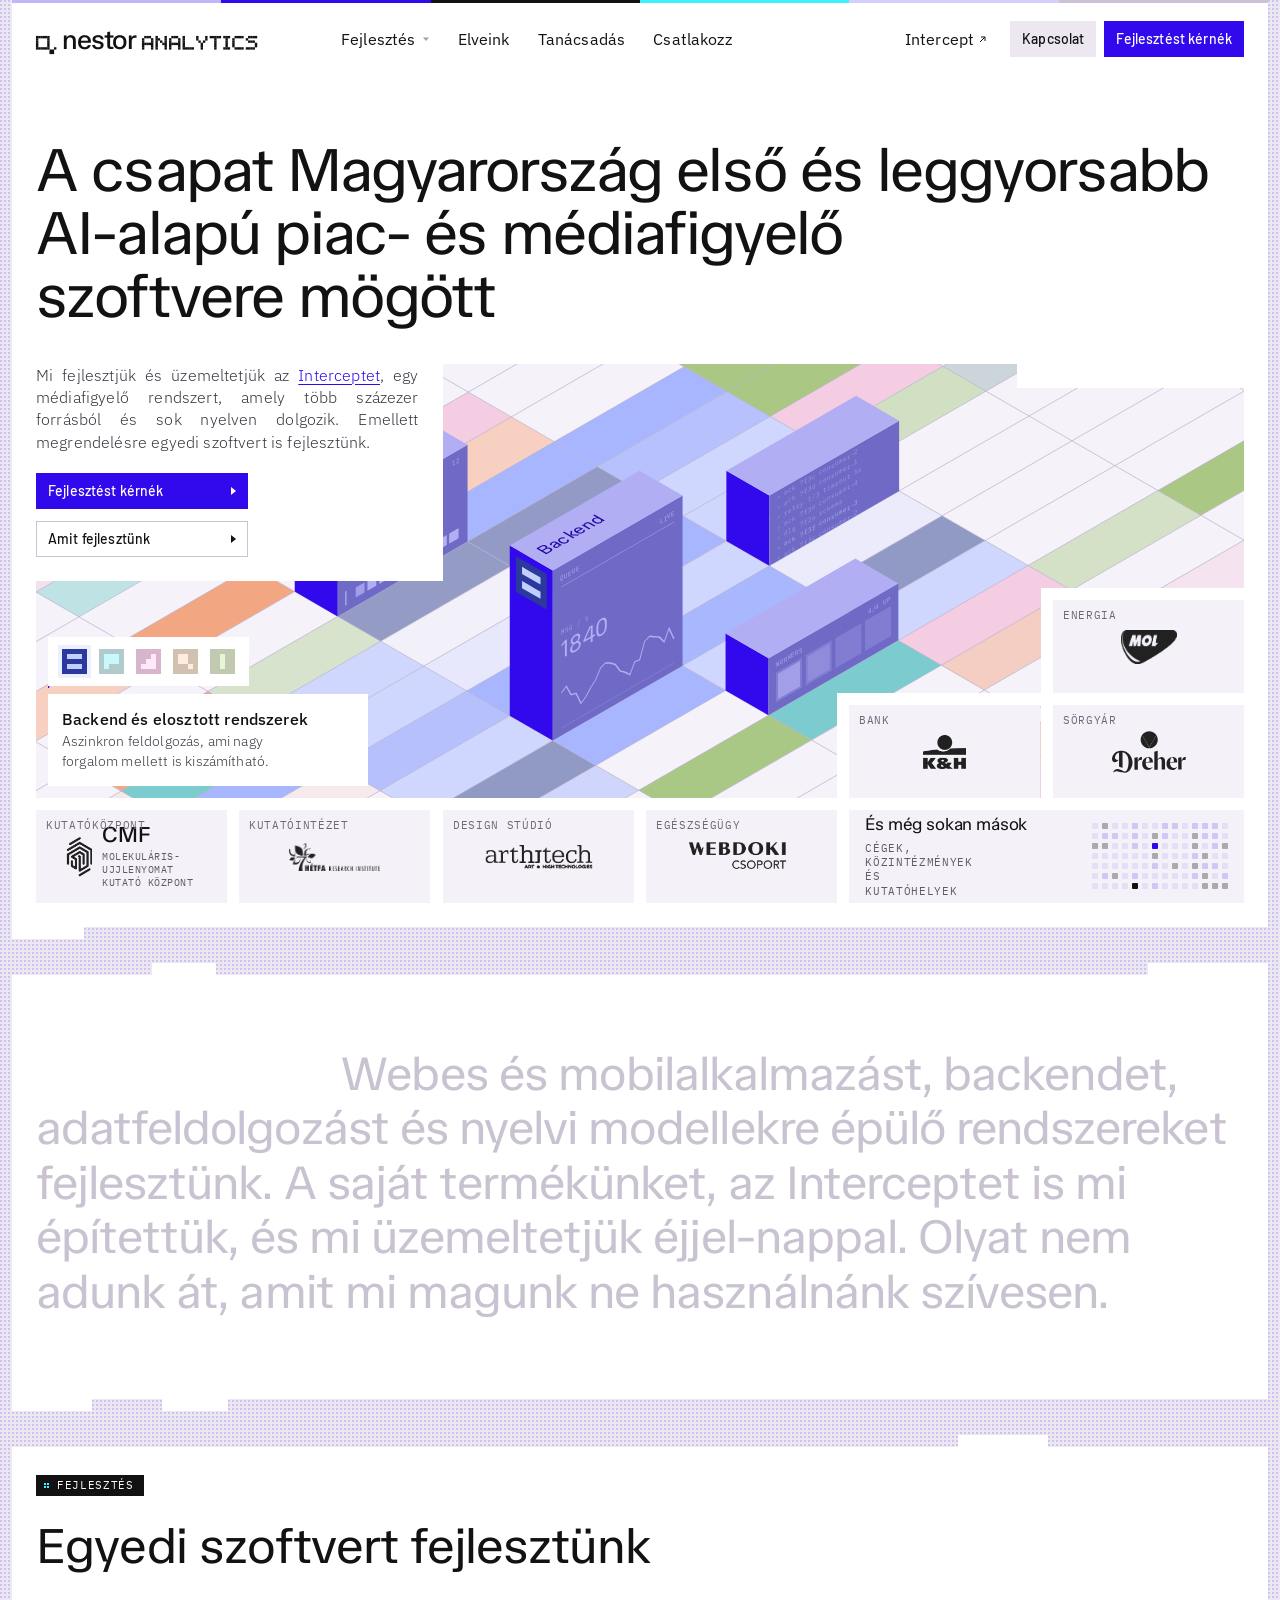
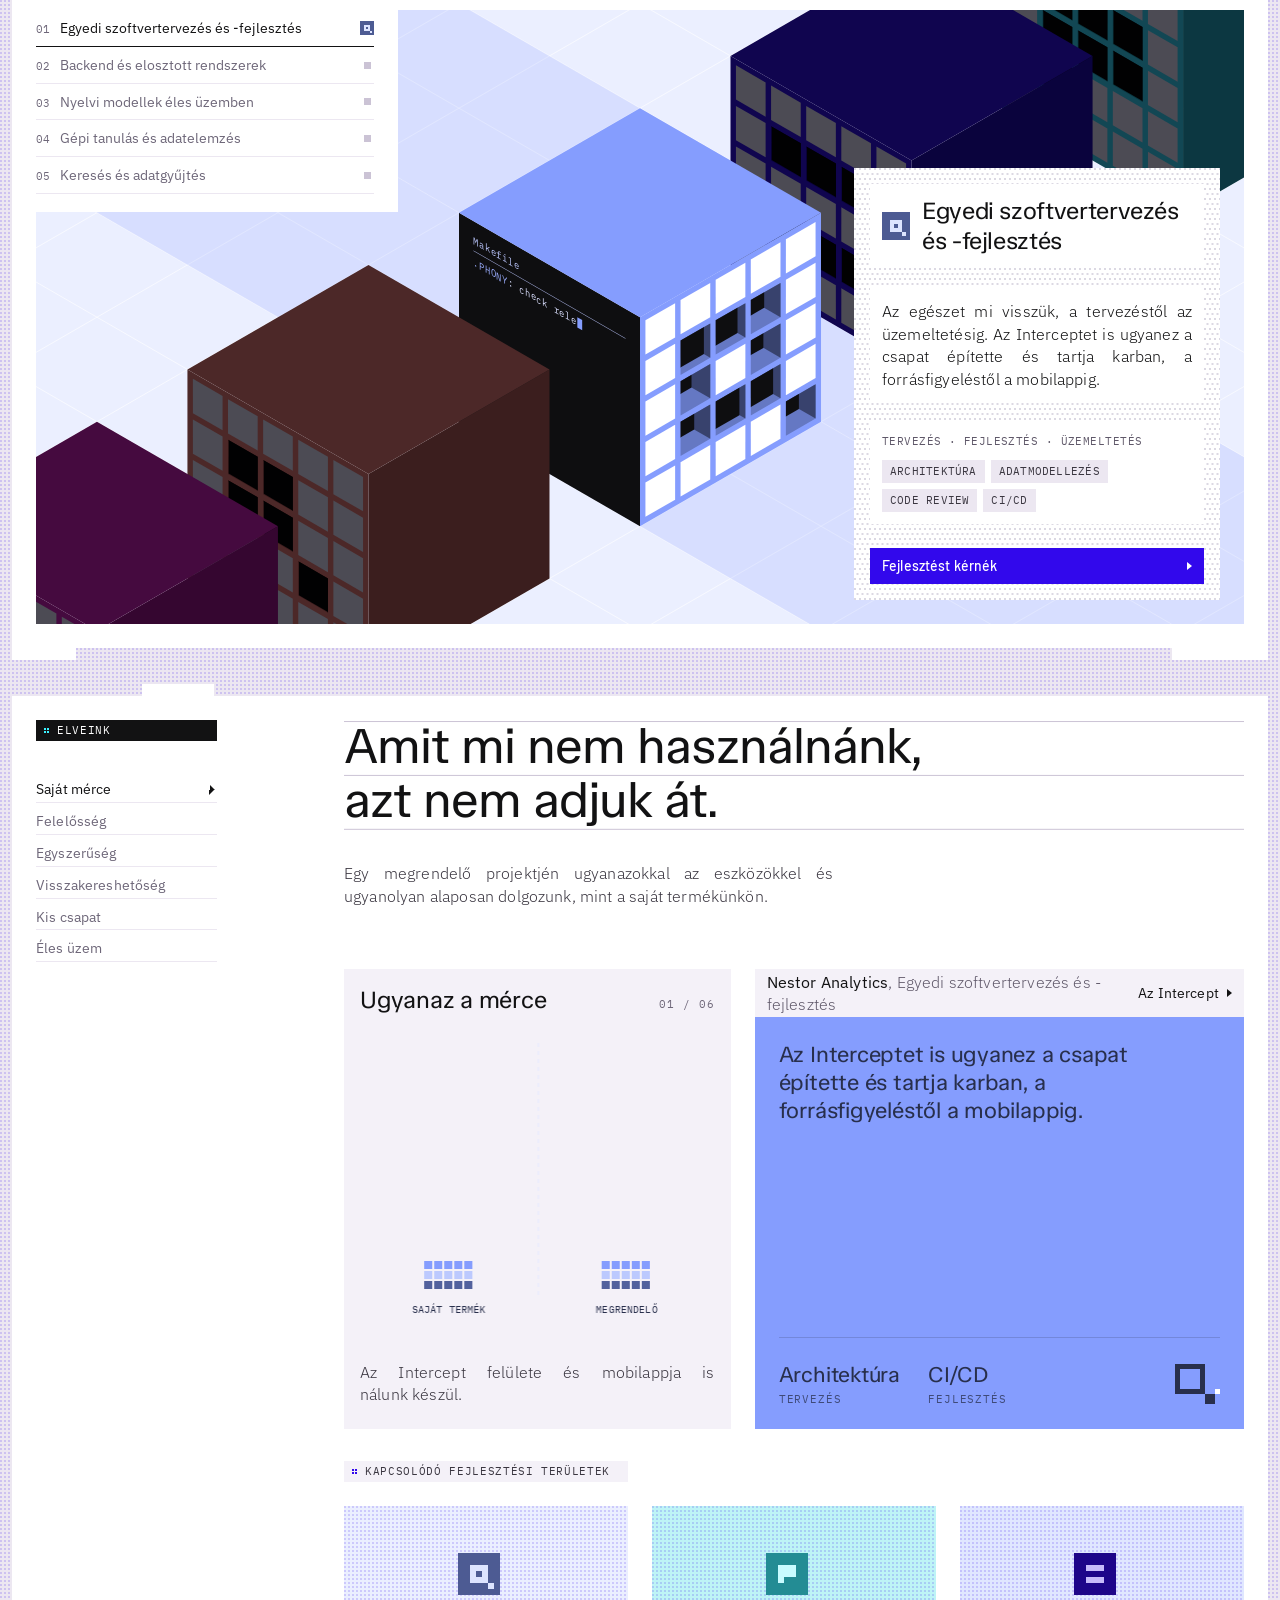
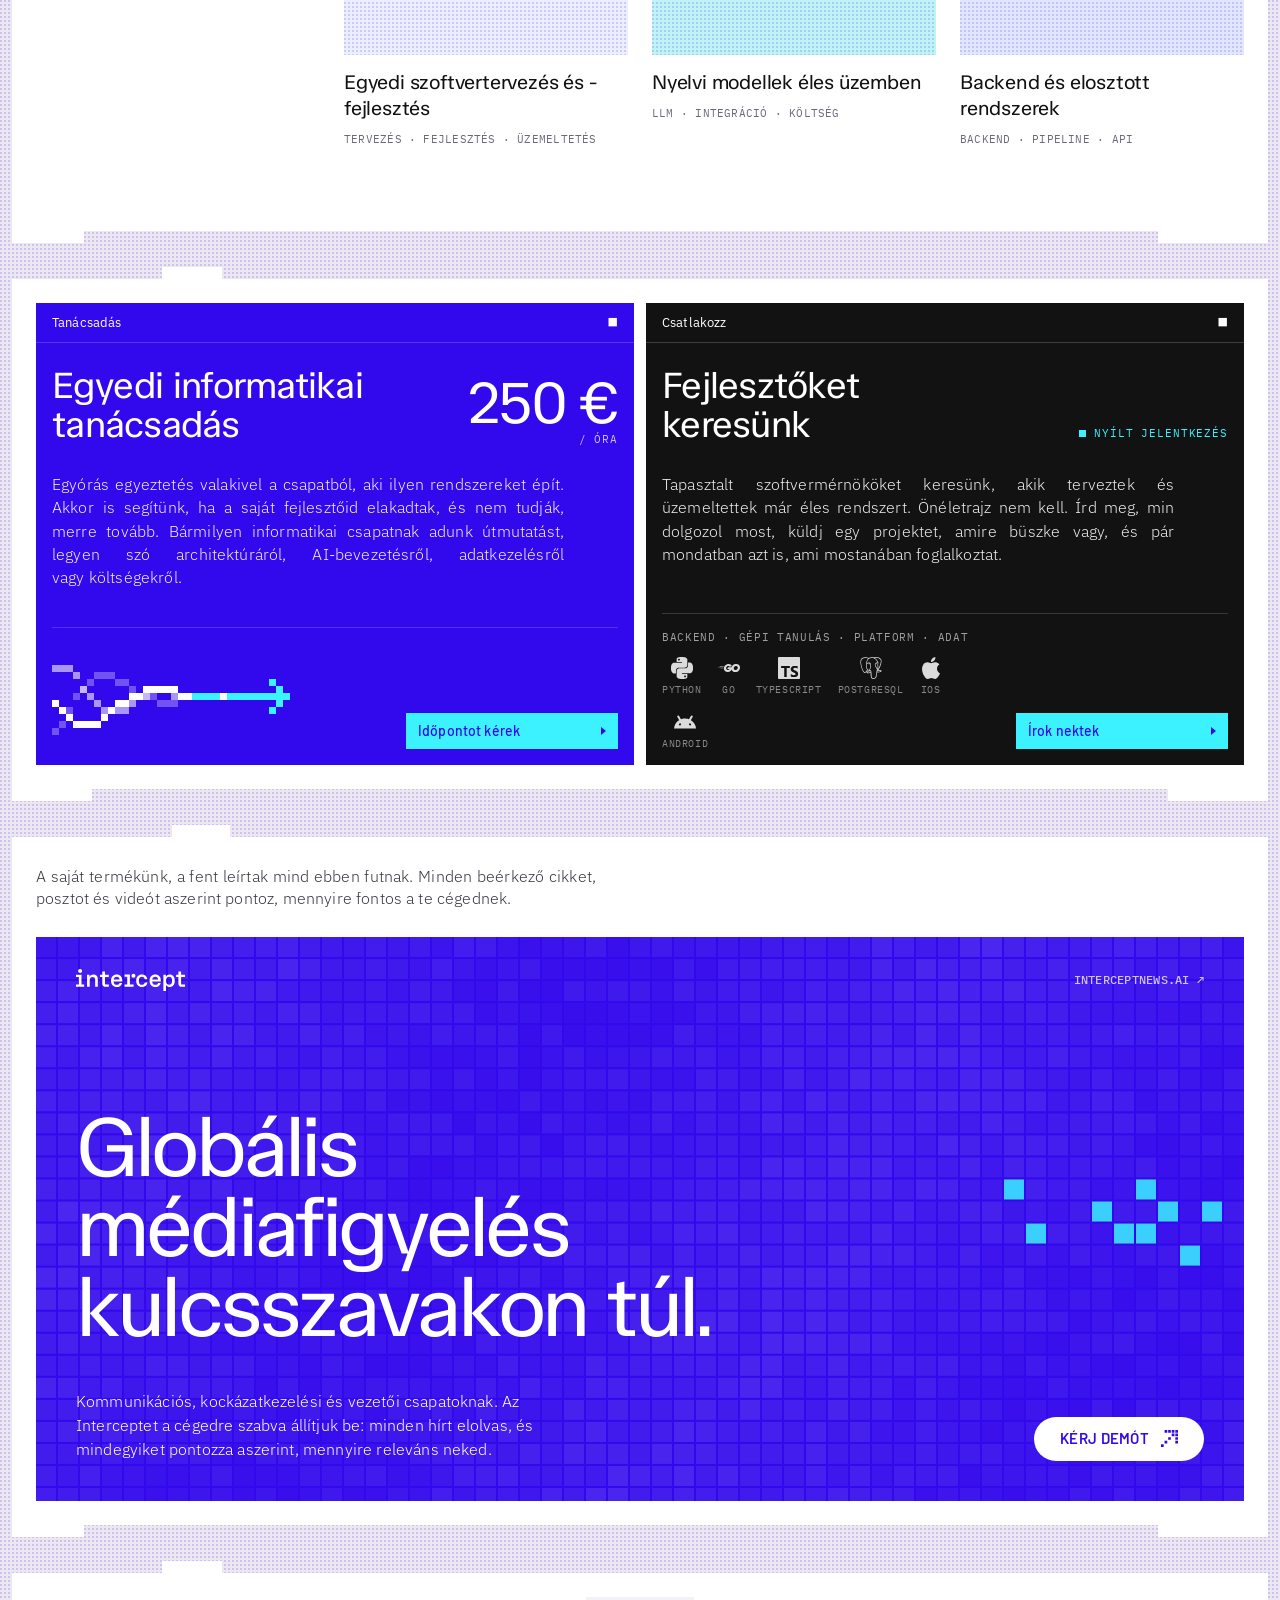
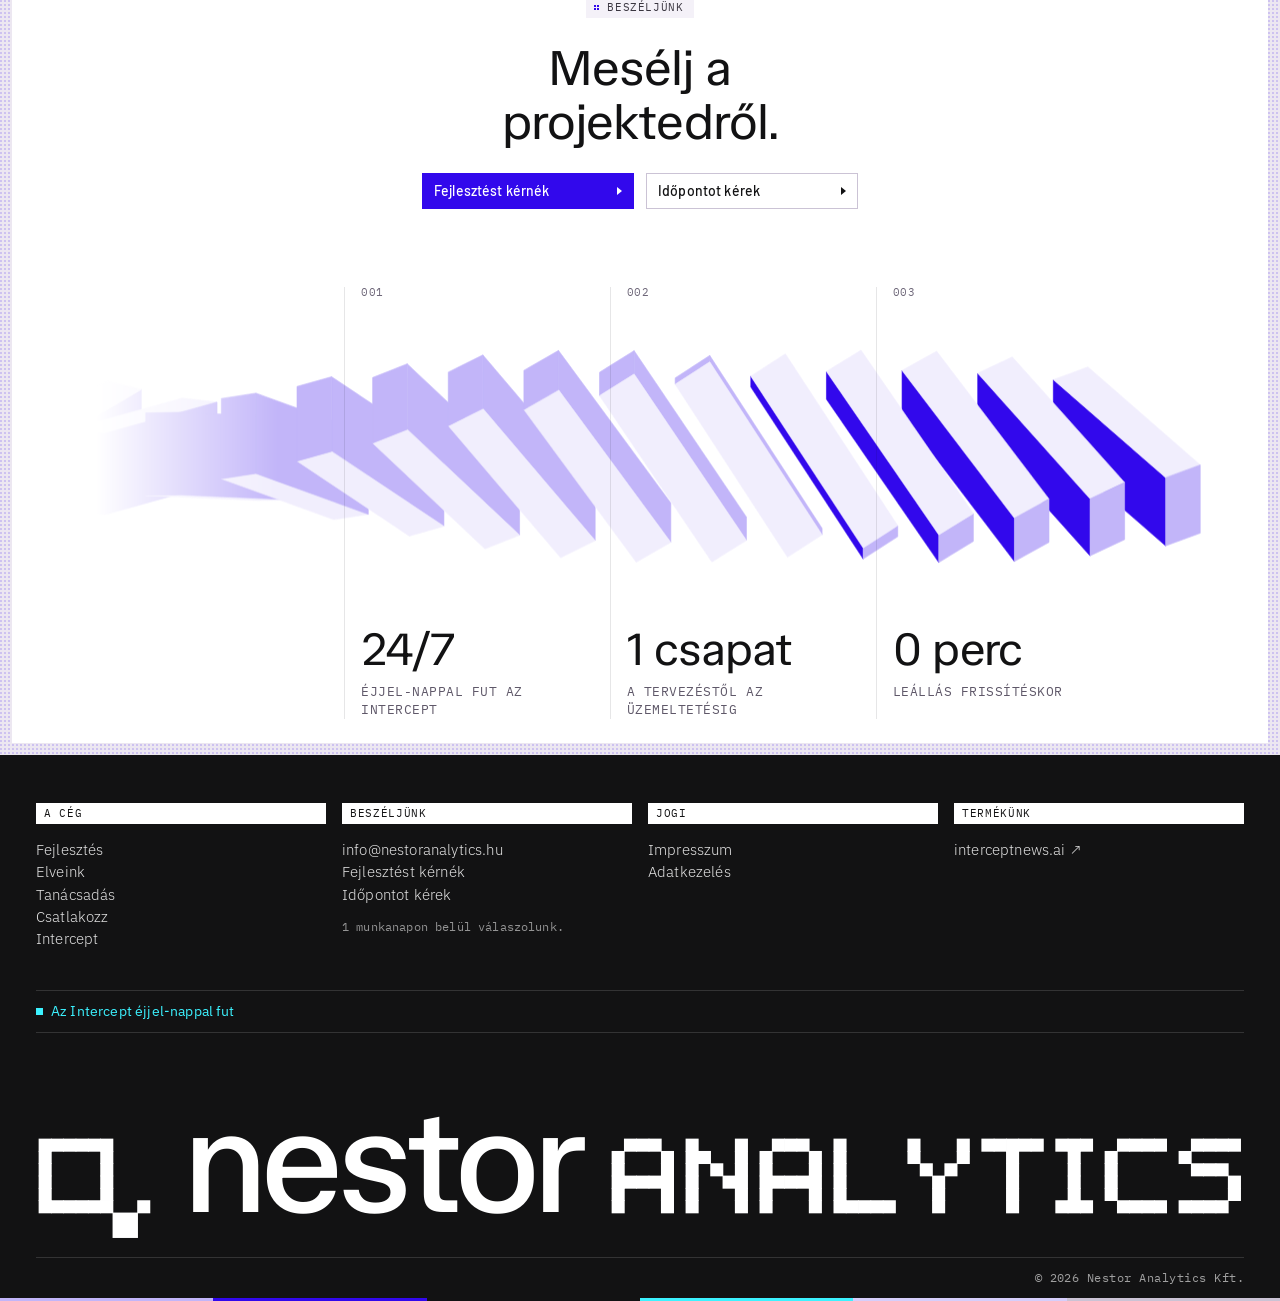
<file: index.html>
<!doctype html>
<html lang="hu">
<head>
<meta charset="utf-8">
<meta name="robots" content="noindex, nofollow">
<meta name="viewport" content="width=device-width, initial-scale=1">
<title>Nestor Analytics · az Intercept fejlesztője</title>
<meta name="description" content="Magyar fejlesztőcsapat, az Intercept médiafigyelő fejlesztője. Megrendelésre egyedi szoftvert is fejlesztünk.">
<link rel="icon" href="assets/nestor-mark.svg">
<meta property="og:title" content="Nestor Analytics">
<meta property="og:description" content="Magyar fejlesztőcsapat, az Intercept médiafigyelő fejlesztője. Megrendelésre egyedi szoftvert is fejlesztünk.">
<meta property="og:type" content="website">
<meta property="og:locale" content="hu_HU">
<meta name="theme-color" content="#ECE7F1">
<script>document.documentElement.classList.add('js')</script>
<link rel="stylesheet" href="site.css">
<link rel="stylesheet" href="nestor.css">
</head>
<body>

<header class="nh" id="top">
  <div class="stripe" aria-hidden="true"><i></i><i></i><i></i><i></i><i></i><i></i></div>
  <nav class="nh-nav" aria-label="Fő navigáció">
    <a class="brand word nh-logo" href="#" aria-label="Nestor Analytics főoldal"><svg class="pm" aria-hidden="true"></svg><span class="lc" aria-hidden="true">nestor</span><svg class="pa" aria-hidden="true"></svg></a>
    <ul class="nh-links">
      <li data-menu>
        <button type="button" class="nh-trigger" id="nm-dev-t" aria-expanded="false" aria-controls="nm-dev">Fejlesztés<svg class="chev" viewBox="0 0 8 8" aria-hidden="true"><path d="M1 2.5h6L4 6z" fill="currentColor"/></svg></button>
        <div class="nh-panel" id="nm-dev" role="region" aria-labelledby="nm-dev-t" inert>
          <ul class="mc-grid">
            <li><a class="mc-card" href="#megoldasok" data-work="0">
              <span class="mc-content"><span class="mc-title"><i class="mc-ic" data-nicon="code"></i><span>Egyedi szoftver</span></span><span class="mc-desc">Tervezéstől az üzemeltetésig, egy csapattal</span></span>
              <span class="mc-asset" aria-hidden="true"><canvas class="mc-thumb" data-area="0"></canvas></span>
            </a></li>
            <li><a class="mc-card" href="#megoldasok" data-work="1">
              <span class="mc-content"><span class="mc-title"><i class="mc-ic" data-nicon="server"></i><span>Backend</span></span><span class="mc-desc">Aszinkron feldolgozás, nagy forgalomra méretezve</span></span>
              <span class="mc-asset" aria-hidden="true"><canvas class="mc-thumb" data-area="1"></canvas></span>
            </a></li>
            <li><a class="mc-card" href="#megoldasok" data-work="2">
              <span class="mc-content"><span class="mc-title"><i class="mc-ic" data-nicon="chat"></i><span>Nyelvi modellek</span></span><span class="mc-desc">Modellek éles rendszerben, mért költséggel</span></span>
              <span class="mc-asset" aria-hidden="true"><canvas class="mc-thumb" data-area="2"></canvas></span>
            </a></li>
            <li><a class="mc-card" href="#megoldasok" data-work="3">
              <span class="mc-content"><span class="mc-title"><i class="mc-ic" data-nicon="bars"></i><span>Gépi tanulás</span></span><span class="mc-desc">Saját adaton tanított, élesítés előtt mért modellek</span></span>
              <span class="mc-asset" aria-hidden="true"><canvas class="mc-thumb" data-area="3"></canvas></span>
            </a></li>
            <li><a class="mc-card" href="#megoldasok" data-work="4">
              <span class="mc-content"><span class="mc-title"><i class="mc-ic" data-nicon="search"></i><span>Adatgyűjtés</span></span><span class="mc-desc">Adat több százezer forrásból, hibrid kereséssel</span></span>
              <span class="mc-asset" aria-hidden="true"><canvas class="mc-thumb" data-area="4"></canvas></span>
            </a></li>
          </ul>
        </div>
      </li>
      <li><a class="nh-link" href="#elveink">Elveink</a></li>
      <li><a class="nh-link" href="#tanacsadas">Tanácsadás</a></li>
      <li><a class="nh-link" href="#csatlakozz">Csatlakozz</a></li>
    </ul>
    <ul class="nh-actions">
      <li><a class="nh-link nh-ext" href="https://interceptnews.ai" target="_blank" rel="noopener">Intercept<svg class="ext" viewBox="0 0 7 7" aria-hidden="true"><path d="M1 6 6 1M2 1h4v4" fill="none" stroke="currentColor" stroke-width="1"/></svg></a></li>
      <li><a class="btn b3d soft" href="#kapcsolat">Kapcsolat</a></li>
      <li><a class="btn b3d" href="mailto:info@nestoranalytics.hu?subject=Fejleszt%C3%A9s">Fejlesztést kérnék</a></li>
    </ul>
    <button type="button" class="nh-burger" aria-expanded="false" aria-controls="nh-mobile" aria-label="Menü"><span></span><span></span><span></span></button>
  </nav>
  <div class="nh-overlay" aria-hidden="true"></div>
  <div class="nh-mobile" id="nh-mobile" inert>
    <ul class="mm-items">
      <li>
        <button type="button" class="mm-row" aria-expanded="false" aria-controls="mm-dev">Fejlesztés<svg class="chev" viewBox="0 0 8 8" aria-hidden="true"><path d="M1 2.5h6L4 6z" fill="currentColor"/></svg></button>
        <div class="mm-panel" id="mm-dev"><div class="mm-inner"><ul class="mm-subs">
              <li><a class="mm-sub" href="#megoldasok" data-work="0"><i data-nicon="code"></i><span>Egyedi szoftvertervezés és -fejlesztés</span></a></li>
              <li><a class="mm-sub" href="#megoldasok" data-work="1"><i data-nicon="server"></i><span>Backend és elosztott rendszerek</span></a></li>
              <li><a class="mm-sub" href="#megoldasok" data-work="2"><i data-nicon="chat"></i><span>Nyelvi modellek éles üzemben</span></a></li>
              <li><a class="mm-sub" href="#megoldasok" data-work="3"><i data-nicon="bars"></i><span>Gépi tanulás és adatelemzés</span></a></li>
              <li><a class="mm-sub" href="#megoldasok" data-work="4"><i data-nicon="search"></i><span>Keresés és adatgyűjtés</span></a></li>
        </ul></div></div>
      </li>
      <li><a class="mm-row" href="#elveink">Elveink</a></li>
      <li><a class="mm-row" href="#tanacsadas">Tanácsadás</a></li>
      <li><a class="mm-row" href="#csatlakozz">Csatlakozz</a></li>
      <li><a class="mm-row" href="https://interceptnews.ai" target="_blank" rel="noopener">Intercept<svg class="ext" viewBox="0 0 7 7" aria-hidden="true"><path d="M1 6 6 1M2 1h4v4" fill="none" stroke="currentColor" stroke-width="1"/></svg></a></li>
    </ul>
    <ul class="mm-actions">
      <li><a class="btn b3d soft" href="#kapcsolat">Kapcsolat</a></li>
      <li><a class="btn b3d" href="mailto:info@nestoranalytics.hu?subject=Fejleszt%C3%A9s">Fejlesztést kérnék</a></li>
    </ul>
  </div>
</header>

<main>

<!-- ============ HERO ============ -->
<section class="panel hero" aria-labelledby="h1">
  <h1 id="h1" class="mega"><span class="ln"><span>A csapat Magyarország első és leggyorsabb</span></span> <span class="ln"><span>AI-alapú piac- és médiafigyelő</span></span> <span class="ln"><span>szoftvere mögött</span></span></h1>

  <div class="hc" id="heroStage">
    <div class="hc-visual"><canvas id="heroCanvas" aria-hidden="true"></canvas></div>
    <div class="hc-content intro">
      <p>Mi fejlesztjük és üzemeltetjük az <a href="#intercept">Interceptet</a>, egy médiafigyelő rendszert, amely több százezer forrásból és sok nyelven dolgozik. Emellett megrendelésre egyedi szoftvert is fejlesztünk.</p>
      <div class="ctas">
        <a class="btn b3d wide" href="mailto:info@nestoranalytics.hu?subject=Fejleszt%C3%A9s">Fejlesztést kérnék <i class="tri" aria-hidden="true"></i></a>
        <a class="btn b3d wide line" href="#megoldasok">Amit fejlesztünk <i class="tri" aria-hidden="true"></i></a>
      </div>
    </div>

    <div class="prodcard" id="heroCard">
      <span class="pc-tag" id="hcTag" aria-hidden="true">Backend</span>
      <div class="picks" role="tablist" aria-label="Amit fejlesztünk">
        <button role="tab" class="pick" data-i="0" aria-label="Backend és elosztott rendszerek"><svg class="pick-ic" viewBox="0 0 20 20" aria-hidden="true"></svg><span class="pick-tip" aria-hidden="true">Backend</span></button>
        <button role="tab" class="pick" data-i="1" aria-label="Nyelvi modellek éles üzemben"><svg class="pick-ic" viewBox="0 0 20 20" aria-hidden="true"></svg><span class="pick-tip" aria-hidden="true">Nyelvi modellek</span></button>
        <button role="tab" class="pick" data-i="2" aria-label="Gépi tanulás és adatelemzés"><svg class="pick-ic" viewBox="0 0 20 20" aria-hidden="true"></svg><span class="pick-tip" aria-hidden="true">Gépi tanulás</span></button>
        <button role="tab" class="pick" data-i="3" aria-label="Keresés és adatgyűjtés"><svg class="pick-ic" viewBox="0 0 20 20" aria-hidden="true"></svg><span class="pick-tip" aria-hidden="true">Adatgyűjtés</span></button>
        <button role="tab" class="pick" data-i="4" aria-label="Web- és mobilalkalmazások"><svg class="pick-ic" viewBox="0 0 20 20" aria-hidden="true"></svg><span class="pick-tip" aria-hidden="true">Web és mobil</span></button>
        <span class="pick-timer" aria-hidden="true"></span>
      </div>
      <div class="pc-body" role="tabpanel">
        <b id="hcTitle">Backend és elosztott rendszerek</b>
        <p id="hcText">Aszinkron feldolgozás, ami nagy forgalom mellett is kiszámítható.</p>
      </div>
    </div>
    <div class="hc-logos" role="list" aria-label="Ügyfeleink">
      <div class="hc-slot" role="listitem" aria-label="MOL: Energia" style="--dr:1;--dc:6;--mr:1;--mc:1">
        <div class="tile ctile"><span class="ct-field">Energia</span><img src="assets/partners/mol-t.png" alt="" class="lg-solid" style="height:34px"><span class="ct-name">MOL</span></div>
      </div>
      <div class="hc-slot" role="listitem" aria-label="K&amp;H Bank: Bank" style="--dr:2;--dc:5;--mr:1;--mc:2">
        <div class="tile ctile"><span class="ct-field">Bank</span><img src="assets/partners/kh.png" alt="" class="lg-solid" style="height:36px"><span class="ct-name">K&amp;H Bank</span></div>
      </div>
      <div class="hc-slot" role="listitem" aria-label="Dreher: Sörgyár" style="--dr:2;--dc:6;--mr:2;--mc:1">
        <div class="tile ctile"><span class="ct-field">Sörgyár</span><img src="assets/partners/dreher.svg" alt="" class="lg-solid" style="height:42px"><span class="ct-name">Dreher</span></div>
      </div>
      <div class="hc-slot" role="listitem" aria-label="CMF: Molekuláris-Ujjlenyomat Kutató Központ" style="--dr:3;--dc:1;--mr:2;--mc:2">
        <div class="tile ctile"><span class="ct-field">Kutatóközpont</span><span class="cmf-lock"><img src="assets/partners/cmf-mark.png" alt="" class="lg-solid" style="height:40px"><span class="cmf-txt"><span class="cmf-word">CMF</span><span class="cmf-full">Molekuláris-Ujjlenyomat Kutató Központ</span></span></span><span class="ct-name">CMF</span></div>
      </div>
      <div class="hc-slot" role="listitem" aria-label="HÉTFA Kutatóintézet: Kutatóintézet" style="--dr:3;--dc:2;--mr:3;--mc:1">
        <div class="tile ctile"><span class="ct-field">Kutatóintézet</span><img src="assets/partners/hetfa.png" alt="" class="lg-solid" style="height:28px"><span class="ct-name">HÉTFA Kutatóintézet</span></div>
      </div>
      <div class="hc-slot" role="listitem" aria-label="Arthitech: Design stúdió" style="--dr:3;--dc:3;--mr:3;--mc:2">
        <div class="tile ctile"><span class="ct-field">Design stúdió</span><img src="assets/partners/arthitech-t.png" alt="" class="lg-solid" style="height:24px"><span class="ct-name">Arthitech</span></div>
      </div>
      <div class="hc-slot" role="listitem" aria-label="WebDoki Csoport: Egészségügy" style="--dr:3;--dc:4;--mr:4;--mc:1 / -1">
        <div class="tile ctile"><span class="ct-field">Egészségügy</span><img src="assets/partners/webdoki.png" alt="" class="lg-solid" style="height:30px"><span class="ct-name">WebDoki Csoport</span></div>
      </div>
      <div class="hc-slot hc-crowd" role="listitem" aria-label="És még sokan mások: cégek, közintézmények és kutatóhelyek" style="--dr:3;--dc:5 / span 2;--mr:4;--mc:2 / span 1">
        <div class="tile crowd more"><span class="mtxt"><b>És még sokan mások</b><span>Cégek, közintézmények és kutatóhelyek</span></span><span class="pfield" aria-hidden="true"></span></div>
      </div>
    </div>
  </div>
</section>

<div class="spacer"><i style="left:0;width:72px"></i><i style="left:140px;width:64px" class="b"></i><i style="right:0;width:120px" class="b"></i></div>

<!-- ============ STATEMENT ============ -->
<section class="panel statement" id="stmt" aria-label="Amit csinálunk">
  <p class="reveal-text" id="revealText">Webes és mobilalkalmazást, backendet, adatfeldolgozást és nyelvi modellekre épülő rendszereket fejlesztünk. A saját termékünket, az Interceptet is mi építettük, és mi üzemeltetjük éjjel-nappal. Olyat nem adunk át, amit mi magunk ne használnánk szívesen.</p>
</section>

<div class="spacer"><i style="left:0;width:80px"></i><i style="left:150px;width:66px"></i><i style="right:220px;width:90px" class="b"></i></div>

<!-- ============ DEVELOPMENT ============ -->
<section class="panel products" id="megoldasok" aria-labelledby="h-prod">
  <span class="eyebrow rv">Fejlesztés</span>
  <h2 id="h-prod" class="h2 rv">Egyedi szoftvert fejlesztünk</h2>

  <div class="pstage rv" id="prodStage">
    <canvas id="prodCanvas" aria-hidden="true"></canvas>
    <div class="cut ptabs" role="tablist" aria-label="Fejlesztési területek" id="ptabs"></div>
    <article class="pdetail" id="pDetail" aria-live="polite">
      <header><span class="pd-ic" id="pdIcon"></span><h3 id="pdTitle"></h3></header>
      <p class="pd-text" id="pdText"></p>
      <div class="pd-ex">
        <span class="mono-l" id="pdMeta"></span>
        <div class="stack" id="pdStack"></div>
      </div>
      <a class="btn b3d wide" href="mailto:info@nestoranalytics.hu?subject=Fejleszt%C3%A9s">Fejlesztést kérnék <i class="tri" aria-hidden="true"></i></a>
    </article>
  </div>
</section>

<div class="spacer"><i style="left:0;width:64px"></i><i style="left:130px;width:72px" class="b"></i><i style="right:0;width:96px"></i></div>

<!-- ============ PRINCIPLES ============ -->
<section class="panel pr" id="elveink" aria-labelledby="prHead">
  <h2 class="pr-heading" id="prHead"></h2>
  <p class="pr-text" id="prText"></p>
  <div class="pr-rail">
    <span class="eyebrow pr-eyebrow">Elveink</span>
    <div class="pr-tabs" role="tablist" aria-label="Elveink" id="prTabs"></div>
  </div>
  <div class="pr-content" id="prContent"></div>
</section>

<div class="spacer"><i style="left:0;width:72px"></i><i style="left:150px;width:60px" class="b"></i><i style="right:0;width:110px"></i></div>

<!-- ============ CONSULTING + CAREERS ============ -->
<section class="panel duo" aria-label="Tanácsadás és csatlakozás">
  <article class="dcard c-blue" id="tanacsadas">
    <div class="oc-top"><span>Tanácsadás</span><span class="mini">■</span></div>
    <div class="d-head">
      <h2 class="d-h">Egyedi informatikai<br>tanácsadás</h2>
      <div class="cprice"><strong>250 €</strong><span>/ óra</span></div>
    </div>
    <p class="d-p">Egyórás egyeztetés valakivel a csapatból, aki ilyen rendszereket épít. Akkor is segítünk, ha a saját fejlesztőid elakadtak, és nem tudják, merre tovább. Bármilyen informatikai csapatnak adunk útmutatást, legyen szó architektúráról, AI-bevezetésről, adatkezelésről vagy költségekről.</p>
    <div class="d-foot">
      <svg class="route" viewBox="0 0 34 15" aria-hidden="true"></svg>
      <a class="btn b3d wide signal" href="mailto:info@nestoranalytics.hu?subject=Tan%C3%A1csad%C3%A1s">Időpontot kérek <i class="tri" aria-hidden="true"></i></a>
    </div>
  </article>
  <article class="dcard c-ink" id="csatlakozz">
    <div class="oc-top"><span>Csatlakozz</span><span class="mini">■</span></div>
    <div class="d-head">
      <h2 class="d-h">Fejlesztőket<br>keresünk</h2>
      <span class="d-open"><i></i>Nyílt jelentkezés</span>
    </div>
    <p class="d-p">Tapasztalt szoftvermérnököket keresünk, akik terveztek és üzemeltettek már éles rendszert. Önéletrajz nem kell. Írd meg, min dolgozol most, küldj egy projektet, amire büszke vagy, és pár mondatban azt is, ami mostanában foglalkoztat.</p>
    <div class="d-foot">
      <div class="d-tech"><span class="d-tech-l">Backend · gépi tanulás · platform · adat</span><ul><li><svg viewBox="0 0 24 24" aria-hidden="true"><path d="M14.25.18l.9.2.73.26.59.3.45.32.34.34.25.34.16.33.1.3.04.26.02.2-.01.13V8.5l-.05.63-.13.55-.21.46-.26.38-.3.31-.33.25-.35.19-.35.14-.33.1-.3.07-.26.04-.21.02H8.77l-.69.05-.59.14-.5.22-.41.27-.33.32-.27.35-.2.36-.15.37-.1.35-.07.32-.04.27-.02.21v3.06H3.17l-.21-.03-.28-.07-.32-.12-.35-.18-.36-.26-.36-.36-.35-.46-.32-.59-.28-.73-.21-.88-.14-1.05-.05-1.23.06-1.22.16-1.04.24-.87.32-.71.36-.57.4-.44.42-.33.42-.24.4-.16.36-.1.32-.05.24-.01h.16l.06.01h8.16v-.83H6.18l-.01-2.75-.02-.37.05-.34.11-.31.17-.28.25-.26.31-.23.38-.2.44-.18.51-.15.58-.12.64-.1.71-.06.77-.04.84-.02 1.27.05zm-6.3 1.98l-.23.33-.08.41.08.41.23.34.33.22.41.09.41-.09.33-.22.23-.34.08-.41-.08-.41-.23-.33-.33-.22-.41-.09-.41.09zm13.09 3.95l.28.06.32.12.35.18.36.27.36.35.35.47.32.59.28.73.21.88.14 1.04.05 1.23-.06 1.23-.16 1.04-.24.86-.32.71-.36.57-.4.45-.42.33-.42.24-.4.16-.36.09-.32.05-.24.02-.16-.01h-8.22v.82h5.84l.01 2.76.02.36-.05.34-.11.31-.17.29-.25.25-.31.24-.38.2-.44.17-.51.15-.58.13-.64.09-.71.07-.77.04-.84.01-1.27-.04-1.07-.14-.9-.2-.73-.25-.59-.3-.45-.33-.34-.34-.25-.34-.16-.33-.1-.3-.04-.25-.02-.2.01-.13v-5.34l.05-.64.13-.54.21-.46.26-.38.3-.32.33-.24.35-.2.35-.14.33-.1.3-.06.26-.04.21-.02.13-.01h5.84l.69-.05.59-.14.5-.21.41-.28.33-.32.27-.35.2-.36.15-.36.1-.35.07-.32.04-.28.02-.21V6.07h2.09l.14.01zm-6.47 14.25l-.23.33-.08.41.08.41.23.33.33.23.41.08.41-.08.33-.23.23-.33.08-.41-.08-.41-.23-.33-.33-.23-.41-.08-.41.08z"/></svg><span>Python</span></li><li><svg viewBox="0 0 24 24" aria-hidden="true"><path d="M1.811 10.231c-.047 0-.058-.023-.035-.059l.246-.315c.023-.035.081-.058.128-.058h4.172c.046 0 .058.035.035.07l-.199.303c-.023.036-.082.07-.117.07zM.047 11.306c-.047 0-.059-.023-.035-.058l.245-.316c.023-.035.082-.058.129-.058h5.328c.047 0 .07.035.058.07l-.093.28c-.012.047-.058.07-.105.07zm2.828 1.075c-.047 0-.059-.035-.035-.07l.163-.292c.023-.035.07-.07.117-.07h2.337c.047 0 .07.035.07.082l-.023.28c0 .047-.047.082-.082.082zm12.129-2.36c-.736.187-1.239.327-1.963.514-.176.046-.187.058-.34-.117-.174-.199-.303-.327-.548-.444-.737-.362-1.45-.257-2.115.175-.795.514-1.204 1.274-1.192 2.22.011.935.654 1.706 1.577 1.835.795.105 1.46-.175 1.987-.77.105-.13.198-.27.315-.434H10.47c-.245 0-.304-.152-.222-.35.152-.362.432-.97.596-1.274a.315.315 0 01.292-.187h4.253c-.023.316-.023.631-.07.947a4.983 4.983 0 01-.958 2.29c-.841 1.11-1.94 1.8-3.33 1.986-1.145.152-2.209-.07-3.143-.77-.865-.655-1.356-1.52-1.484-2.595-.152-1.274.222-2.419.993-3.424.83-1.086 1.928-1.776 3.272-2.02 1.098-.2 2.15-.07 3.096.571.62.41 1.063.97 1.356 1.648.07.105.023.164-.117.2m3.868 6.461c-1.064-.024-2.034-.328-2.852-1.029a3.665 3.665 0 01-1.262-2.255c-.21-1.32.152-2.489.947-3.529.853-1.122 1.881-1.706 3.272-1.95 1.192-.21 2.314-.095 3.33.595.923.63 1.496 1.484 1.648 2.605.198 1.578-.257 2.863-1.344 3.962-.771.783-1.718 1.273-2.805 1.495-.315.06-.63.07-.934.106zm2.78-4.72c-.011-.153-.011-.27-.034-.387-.21-1.157-1.274-1.81-2.384-1.554-1.087.245-1.788.935-2.045 2.033-.21.912.234 1.835 1.075 2.21.643.28 1.285.244 1.905-.07.923-.48 1.425-1.228 1.484-2.233z"/></svg><span>Go</span></li><li><svg viewBox="0 0 24 24" aria-hidden="true"><path d="M1.125 0C.502 0 0 .502 0 1.125v21.75C0 23.498.502 24 1.125 24h21.75c.623 0 1.125-.502 1.125-1.125V1.125C24 .502 23.498 0 22.875 0zm17.363 9.75c.612 0 1.154.037 1.627.111a6.38 6.38 0 0 1 1.306.34v2.458a3.95 3.95 0 0 0-.643-.361 5.093 5.093 0 0 0-.717-.26 5.453 5.453 0 0 0-1.426-.2c-.3 0-.573.028-.819.086a2.1 2.1 0 0 0-.623.242c-.17.104-.3.229-.393.374a.888.888 0 0 0-.14.49c0 .196.053.373.156.529.104.156.252.304.443.444s.423.276.696.41c.273.135.582.274.926.416.47.197.892.407 1.266.628.374.222.695.473.963.753.268.279.472.598.614.957.142.359.214.776.214 1.253 0 .657-.125 1.21-.373 1.656a3.033 3.033 0 0 1-1.012 1.085 4.38 4.38 0 0 1-1.487.596c-.566.12-1.163.18-1.79.18a9.916 9.916 0 0 1-1.84-.164 5.544 5.544 0 0 1-1.512-.493v-2.63a5.033 5.033 0 0 0 3.237 1.2c.333 0 .624-.03.872-.09.249-.06.456-.144.623-.25.166-.108.29-.234.373-.38a1.023 1.023 0 0 0-.074-1.089 2.12 2.12 0 0 0-.537-.5 5.597 5.597 0 0 0-.807-.444 27.72 27.72 0 0 0-1.007-.436c-.918-.383-1.602-.852-2.053-1.405-.45-.553-.676-1.222-.676-2.005 0-.614.123-1.141.369-1.582.246-.441.58-.804 1.004-1.089a4.494 4.494 0 0 1 1.47-.629 7.536 7.536 0 0 1 1.77-.201zm-15.113.188h9.563v2.166H9.506v9.646H6.789v-9.646H3.375z"/></svg><span>TypeScript</span></li><li><svg viewBox="0 0 24 24" aria-hidden="true"><path d="M23.5594 14.7228a.5269.5269 0 0 0-.0563-.1191c-.139-.2632-.4768-.3418-1.0074-.2321-1.6533.3411-2.2935.1312-2.5256-.0191 1.342-2.0482 2.445-4.522 3.0411-6.8297.2714-1.0507.7982-3.5237.1222-4.7316a1.5641 1.5641 0 0 0-.1509-.235C21.6931.9086 19.8007.0248 17.5099.0005c-1.4947-.0158-2.7705.3461-3.1161.4794a9.449 9.449 0 0 0-.5159-.0816 8.044 8.044 0 0 0-1.3114-.1278c-1.1822-.0184-2.2038.2642-3.0498.8406-.8573-.3211-4.7888-1.645-7.2219.0788C.9359 2.1526.3086 3.8733.4302 6.3043c.0409.818.5069 3.334 1.2423 5.7436.4598 1.5065.9387 2.7019 1.4334 3.582.553.9942 1.1259 1.5933 1.7143 1.7895.4474.1491 1.1327.1441 1.8581-.7279.8012-.9635 1.5903-1.8258 1.9446-2.2069.4351.2355.9064.3625 1.39.3772a.0569.0569 0 0 0 .0004.0041 11.0312 11.0312 0 0 0-.2472.3054c-.3389.4302-.4094.5197-1.5002.7443-.3102.064-1.1344.2339-1.1464.8115-.0025.1224.0329.2309.0919.3268.2269.4231.9216.6097 1.015.6331 1.3345.3335 2.5044.092 3.3714-.6787-.017 2.231.0775 4.4174.3454 5.0874.2212.5529.7618 1.9045 2.4692 1.9043.2505 0 .5263-.0291.8296-.0941 1.7819-.3821 2.5557-1.1696 2.855-2.9059.1503-.8707.4016-2.8753.5388-4.1012.0169-.0703.0357-.1207.057-.1362.0007-.0005.0697-.0471.4272.0307a.3673.3673 0 0 0 .0443.0068l.2539.0223.0149.001c.8468.0384 1.9114-.1426 2.5312-.4308.6438-.2988 1.8057-1.0323 1.5951-1.6698zM2.371 11.8765c-.7435-2.4358-1.1779-4.8851-1.2123-5.5719-.1086-2.1714.4171-3.6829 1.5623-4.4927 1.8367-1.2986 4.8398-.5408 6.108-.13-.0032.0032-.0066.0061-.0098.0094-2.0238 2.044-1.9758 5.536-1.9708 5.7495-.0002.0823.0066.1989.0162.3593.0348.5873.0996 1.6804-.0735 2.9184-.1609 1.1504.1937 2.2764.9728 3.0892.0806.0841.1648.1631.2518.2374-.3468.3714-1.1004 1.1926-1.9025 2.1576-.5677.6825-.9597.5517-1.0886.5087-.3919-.1307-.813-.5871-1.2381-1.3223-.4796-.839-.9635-2.0317-1.4155-3.5126zm6.0072 5.0871c-.1711-.0428-.3271-.1132-.4322-.1772.0889-.0394.2374-.0902.4833-.1409 1.2833-.2641 1.4815-.4506 1.9143-1.0002.0992-.126.2116-.2687.3673-.4426a.3549.3549 0 0 0 .0737-.1298c.1708-.1513.2724-.1099.4369-.0417.156.0646.3078.26.3695.4752.0291.1016.0619.2945-.0452.4444-.9043 1.2658-2.2216 1.2494-3.1676 1.0128zm2.094-3.988-.0525.141c-.133.3566-.2567.6881-.3334 1.003-.6674-.0021-1.3168-.2872-1.8105-.8024-.6279-.6551-.9131-1.5664-.7825-2.5004.1828-1.3079.1153-2.4468.079-3.0586-.005-.0857-.0095-.1607-.0122-.2199.2957-.2621 1.6659-.9962 2.6429-.7724.4459.1022.7176.4057.8305.928.5846 2.7038.0774 3.8307-.3302 4.7363-.084.1866-.1633.3629-.2311.5454zm7.3637 4.5725c-.0169.1768-.0358.376-.0618.5959l-.146.4383a.3547.3547 0 0 0-.0182.1077c-.0059.4747-.054.6489-.115.8693-.0634.2292-.1353.4891-.1794 1.0575-.11 1.4143-.8782 2.2267-2.4172 2.5565-1.5155.3251-1.7843-.4968-2.0212-1.2217a6.5824 6.5824 0 0 0-.0769-.2266c-.2154-.5858-.1911-1.4119-.1574-2.5551.0165-.5612-.0249-1.9013-.3302-2.6462.0044-.2932.0106-.5909.019-.8918a.3529.3529 0 0 0-.0153-.1126 1.4927 1.4927 0 0 0-.0439-.208c-.1226-.4283-.4213-.7866-.7797-.9351-.1424-.059-.4038-.1672-.7178-.0869.067-.276.1831-.5875.309-.9249l.0529-.142c.0595-.16.134-.3257.213-.5012.4265-.9476 1.0106-2.2453.3766-5.1772-.2374-1.0981-1.0304-1.6343-2.2324-1.5098-.7207.0746-1.3799.3654-1.7088.5321a5.6716 5.6716 0 0 0-.1958.1041c.0918-1.1064.4386-3.1741 1.7357-4.4823a4.0306 4.0306 0 0 1 .3033-.276.3532.3532 0 0 0 .1447-.0644c.7524-.5706 1.6945-.8506 2.802-.8325.4091.0067.8017.0339 1.1742.081 1.939.3544 3.2439 1.4468 4.0359 2.3827.8143.9623 1.2552 1.9315 1.4312 2.4543-1.3232-.1346-2.2234.1268-2.6797.779-.9926 1.4189.543 4.1729 1.2811 5.4964.1353.2426.2522.4522.2889.5413.2403.5825.5515.9713.7787 1.2552.0696.087.1372.1714.1885.245-.4008.1155-1.1208.3825-1.0552 1.717-.0123.1563-.0423.4469-.0834.8148-.0461.2077-.0702.4603-.0994.7662zm.8905-1.6211c-.0405-.8316.2691-.9185.5967-1.0105a2.8566 2.8566 0 0 0 .135-.0406 1.202 1.202 0 0 0 .1342.103c.5703.3765 1.5823.4213 3.0068.1344-.2016.1769-.5189.3994-.9533.6011-.4098.1903-1.0957.333-1.7473.3636-.7197.0336-1.0859-.0807-1.1721-.151zm.5695-9.2712c-.0059.3508-.0542.6692-.1054 1.0017-.055.3576-.112.7274-.1264 1.1762-.0142.4368.0404.8909.0932 1.3301.1066.887.216 1.8003-.2075 2.7014a3.5272 3.5272 0 0 1-.1876-.3856c-.0527-.1276-.1669-.3326-.3251-.6162-.6156-1.1041-2.0574-3.6896-1.3193-4.7446.3795-.5427 1.3408-.5661 2.1781-.463zm.2284 7.0137a12.3762 12.3762 0 0 0-.0853-.1074l-.0355-.0444c.7262-1.1995.5842-2.3862.4578-3.4385-.0519-.4318-.1009-.8396-.0885-1.2226.0129-.4061.0666-.7543.1185-1.0911.0639-.415.1288-.8443.1109-1.3505.0134-.0531.0188-.1158.0118-.1902-.0457-.4855-.5999-1.938-1.7294-3.253-.6076-.7073-1.4896-1.4972-2.6889-2.0395.5251-.1066 1.2328-.2035 2.0244-.1859 2.0515.0456 3.6746.8135 4.8242 2.2824a.908.908 0 0 1 .0667.1002c.7231 1.3556-.2762 6.2751-2.9867 10.5405zm-8.8166-6.1162c-.025.1794-.3089.4225-.6211.4225a.5821.5821 0 0 1-.0809-.0056c-.1873-.026-.3765-.144-.5059-.3156-.0458-.0605-.1203-.178-.1055-.2844.0055-.0401.0261-.0985.0925-.1488.1182-.0894.3518-.1226.6096-.0867.3163.0441.6426.1938.6113.4186zm7.9305-.4114c.0111.0792-.049.201-.1531.3102-.0683.0717-.212.1961-.4079.2232a.5456.5456 0 0 1-.075.0052c-.2935 0-.5414-.2344-.5607-.3717-.024-.1765.2641-.3106.5611-.352.297-.0414.6111.0088.6356.1851z"/></svg><span>PostgreSQL</span></li><li><svg viewBox="0 0 24 24" aria-hidden="true"><path d="M12.152 6.896c-.948 0-2.415-1.078-3.96-1.04-2.04.027-3.91 1.183-4.961 3.014-2.117 3.675-.546 9.103 1.519 12.09 1.013 1.454 2.208 3.09 3.792 3.039 1.52-.065 2.09-.987 3.935-.987 1.831 0 2.35.987 3.96.948 1.637-.026 2.676-1.48 3.676-2.948 1.156-1.688 1.636-3.325 1.662-3.415-.039-.013-3.182-1.221-3.22-4.857-.026-3.04 2.48-4.494 2.597-4.559-1.429-2.09-3.623-2.324-4.39-2.376-2-.156-3.675 1.09-4.61 1.09zM15.53 3.83c.843-1.012 1.4-2.427 1.245-3.83-1.207.052-2.662.805-3.532 1.818-.78.896-1.454 2.338-1.273 3.714 1.338.104 2.715-.688 3.559-1.701"/></svg><span>iOS</span></li><li><svg viewBox="0 0 24 24" aria-hidden="true"><path d="M18.4395 5.5586c-.675 1.1664-1.352 2.3318-2.0274 3.498-.0366-.0155-.0742-.0286-.1113-.043-1.8249-.6957-3.484-.8-4.42-.787-1.8551.0185-3.3544.4643-4.2597.8203-.084-.1494-1.7526-3.021-2.0215-3.4864a1.1451 1.1451 0 0 0-.1406-.1914c-.3312-.364-.9054-.4859-1.379-.203-.475.282-.7136.9361-.3886 1.5019 1.9466 3.3696-.0966-.2158 1.9473 3.3593.0172.031-.4946.2642-1.3926 1.0177C2.8987 12.176.452 14.772 0 18.9902h24c-.119-1.1108-.3686-2.099-.7461-3.0683-.7438-1.9118-1.8435-3.2928-2.7402-4.1836a12.1048 12.1048 0 0 0-2.1309-1.6875c.6594-1.122 1.312-2.2559 1.9649-3.3848.2077-.3615.1886-.7956-.0079-1.1191a1.1001 1.1001 0 0 0-.8515-.5332c-.5225-.0536-.9392.3128-1.0488.5449zm-.0391 8.461c.3944.5926.324 1.3306-.1563 1.6503-.4799.3197-1.188.0985-1.582-.4941-.3944-.5927-.324-1.3307.1563-1.6504.4727-.315 1.1812-.1086 1.582.4941zM7.207 13.5273c.4803.3197.5506 1.0577.1563 1.6504-.394.5926-1.1038.8138-1.584.4941-.48-.3197-.5503-1.0577-.1563-1.6504.4008-.6021 1.1087-.8106 1.584-.4941z"/></svg><span>Android</span></li></ul></div>
      <a class="btn b3d wide signal" href="mailto:info@nestoranalytics.hu?subject=Jelentkez%C3%A9s&amp;body=Min%20dolgozom%20most%3A%0A%0A%0AEgy%20projekt%2C%20amire%20b%C3%BCszke%20vagyok%20%28link%29%3A%0A%0A%0AAmi%20mostan%C3%A1ban%20foglalkoztat%3A%0A%0A">Írok nektek <i class="tri" aria-hidden="true"></i></a>
    </div>
  </article>
</section>

<div class="spacer"><i style="left:0;width:80px"></i><i style="left:160px;width:58px" class="b"></i><i style="right:0;width:100px"></i></div>

<!-- ============ INTERCEPT ============ -->
<section class="panel ixpanel" id="intercept" aria-labelledby="h-ix">
  <p class="ix-lede rv">A saját termékünk, a fent leírtak mind ebben futnak. Minden beérkező cikket, posztot és videót aszerint pontoz, mennyire fontos a te cégednek.</p>
  <div class="ix rv">
    <canvas class="ix-field" aria-hidden="true"></canvas>
    <div class="ix-top">
      <img class="ix-logo" src="assets/intercept-logo-white.svg" alt="Intercept">
      <a class="ix-site" href="https://interceptnews.ai" target="_blank" rel="noopener">interceptnews.ai ↗</a>
    </div>
    <h2 class="ix-h" id="h-ix">Globális<br>médiafigyelés<br>kulcsszavakon túl.</h2>
    <div class="ix-bottom">
      <p>Kommunikációs, kockázatkezelési és vezetői csapatoknak. Az Interceptet a cégedre szabva állítjuk be: minden hírt elolvas, és mindegyiket pontozza aszerint, mennyire releváns neked.</p>
      <a class="ix-pill" href="mailto:info@nestoranalytics.hu?subject=Intercept%20dem%C3%B3">Kérj demót <svg class="px-arrow" viewBox="0 0 19 19" width="17" height="17" aria-hidden="true"><path d="M4 0h3v3h-3zM8 0h3v3h-3zM12 0h3v3h-3zM16 0h3v3h-3zM12 4h3v3h-3zM16 4h3v3h-3zM8 8h3v3h-3zM16 8h3v3h-3zM4 12h3v3h-3zM16 12h3v3h-3zM0 16h3v3h-3z"/></svg></a>
    </div>
  </div>
</section>

<div class="spacer"><i style="left:0;width:72px"></i><i style="left:150px;width:60px" class="b"></i><i style="right:0;width:110px"></i></div>

<!-- ============ CLOSING ============ -->
<section class="panel cl" id="kapcsolat" aria-labelledby="h-cta">
  <div class="cl-content">
    <span class="eyebrow soft cl-eyebrow">Beszéljünk</span>
    <h2 id="h-cta" class="cl-heading">Mesélj a
projektedről.</h2>
    <div class="cl-ctas">
      <a class="btn b3d" href="mailto:info@nestoranalytics.hu?subject=Fejleszt%C3%A9s">Fejlesztést kérnék <i class="tri" aria-hidden="true"></i></a>
      <a class="btn b3d line" href="mailto:info@nestoranalytics.hu?subject=Tan%C3%A1csad%C3%A1s">Időpontot kérek <i class="tri" aria-hidden="true"></i></a>
    </div>
  </div>
  <div class="cl-visual">
    <div class="cl-scene" aria-hidden="true"><canvas id="ribbon"></canvas></div>
    <dl class="cl-metrics">
      <div class="cl-metric"><dt class="cl-label"><span class="cl-index" aria-hidden="true">001</span><span class="cl-desc">Éjjel-nappal fut az Intercept</span></dt><dd class="cl-value">24/7</dd></div>
      <div class="cl-metric"><dt class="cl-label"><span class="cl-index" aria-hidden="true">002</span><span class="cl-desc">A tervezéstől az üzemeltetésig</span></dt><dd class="cl-value">1 csapat</dd></div>
      <div class="cl-metric"><dt class="cl-label"><span class="cl-index" aria-hidden="true">003</span><span class="cl-desc">Leállás frissítéskor</span></dt><dd class="cl-value">0 perc</dd></div>
    </dl>
  </div>
</section>

</main>

<!-- ============ FOOTER ============ -->
<footer class="foot">
  <div class="fcols">
    <div><span class="fl">A cég</span><ul><li><a href="#megoldasok">Fejlesztés</a></li><li><a href="#elveink">Elveink</a></li><li><a href="#tanacsadas">Tanácsadás</a></li><li><a href="#csatlakozz">Csatlakozz</a></li><li><a href="#intercept">Intercept</a></li></ul></div>
    <div><span class="fl">Beszéljünk</span><ul><li><a href="mailto:info@nestoranalytics.hu">info@nestoranalytics.hu</a></li><li><a href="mailto:info@nestoranalytics.hu?subject=Fejleszt%C3%A9s">Fejlesztést kérnék</a></li><li><a href="mailto:info@nestoranalytics.hu?subject=Tan%C3%A1csad%C3%A1s">Időpontot kérek</a></li></ul><p class="fnote">1 munkanapon belül válaszolunk.</p></div>
    <div><span class="fl">Jogi</span><ul><li><a href="impresszum.html">Impresszum</a></li><li><a href="impresszum.html#adatkezeles">Adatkezelés</a></li></ul></div>
    <div><span class="fl">Termékünk</span><ul><li><a href="https://interceptnews.ai" target="_blank" rel="noopener">interceptnews.ai ↗</a></li></ul></div>
  </div>
  <div class="fbar"><span class="live"><i></i>Az Intercept éjjel-nappal fut</span></div>
  <div class="giant" aria-hidden="true"><span class="word" id="giantWord"><svg class="pm"></svg><span class="lc">nestor</span><svg class="pa"></svg></span></div>
  <div class="fbar end"><span>© 2026 Nestor Analytics Kft.</span></div>
  <div class="stripe" aria-hidden="true"><i></i><i></i><i></i><i></i><i></i><i></i></div>
</footer>

<script src="icons.js"></script>
<script src="iso.js"></script>
<script src="hero.js"></script>
<script src="cubes.js"></script>
<script src="bricks.js"></script>
<script src="app.js"></script>
<script src="nav.js"></script>
</body>
</html>
</file>
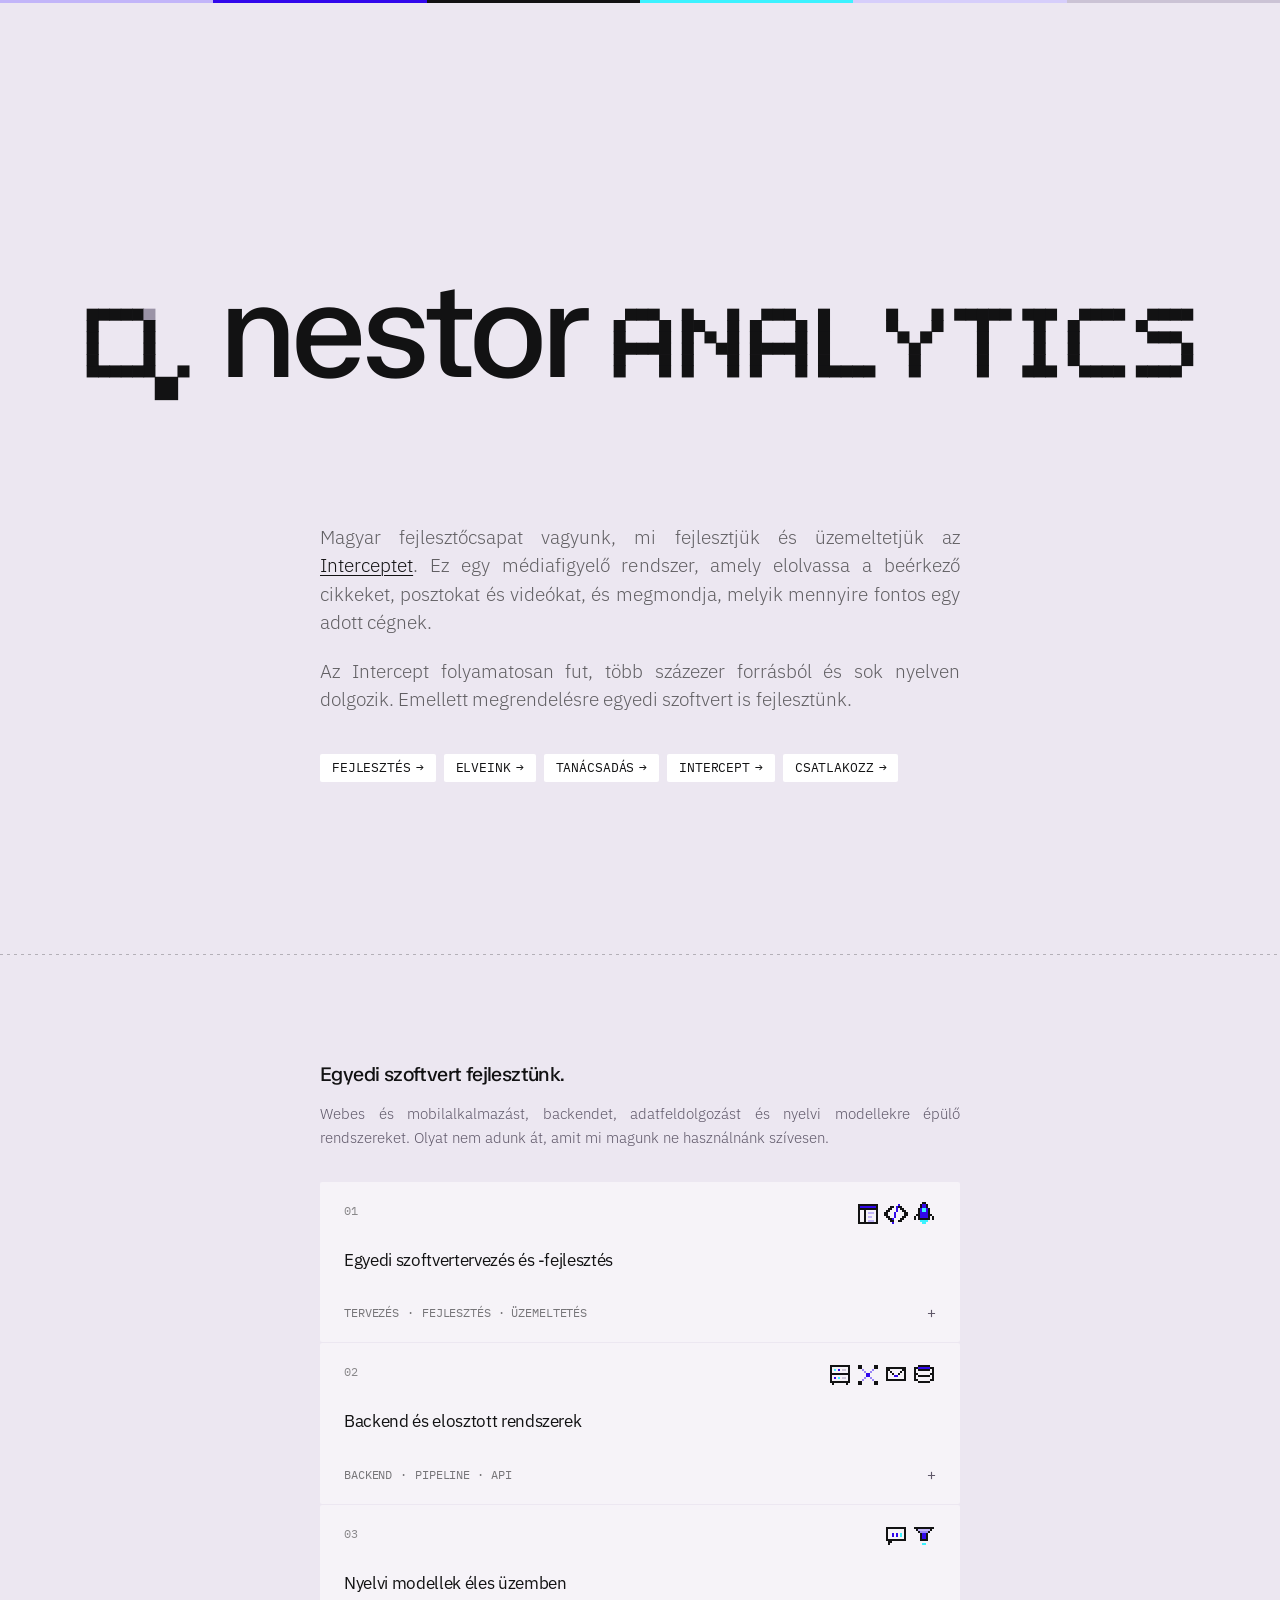
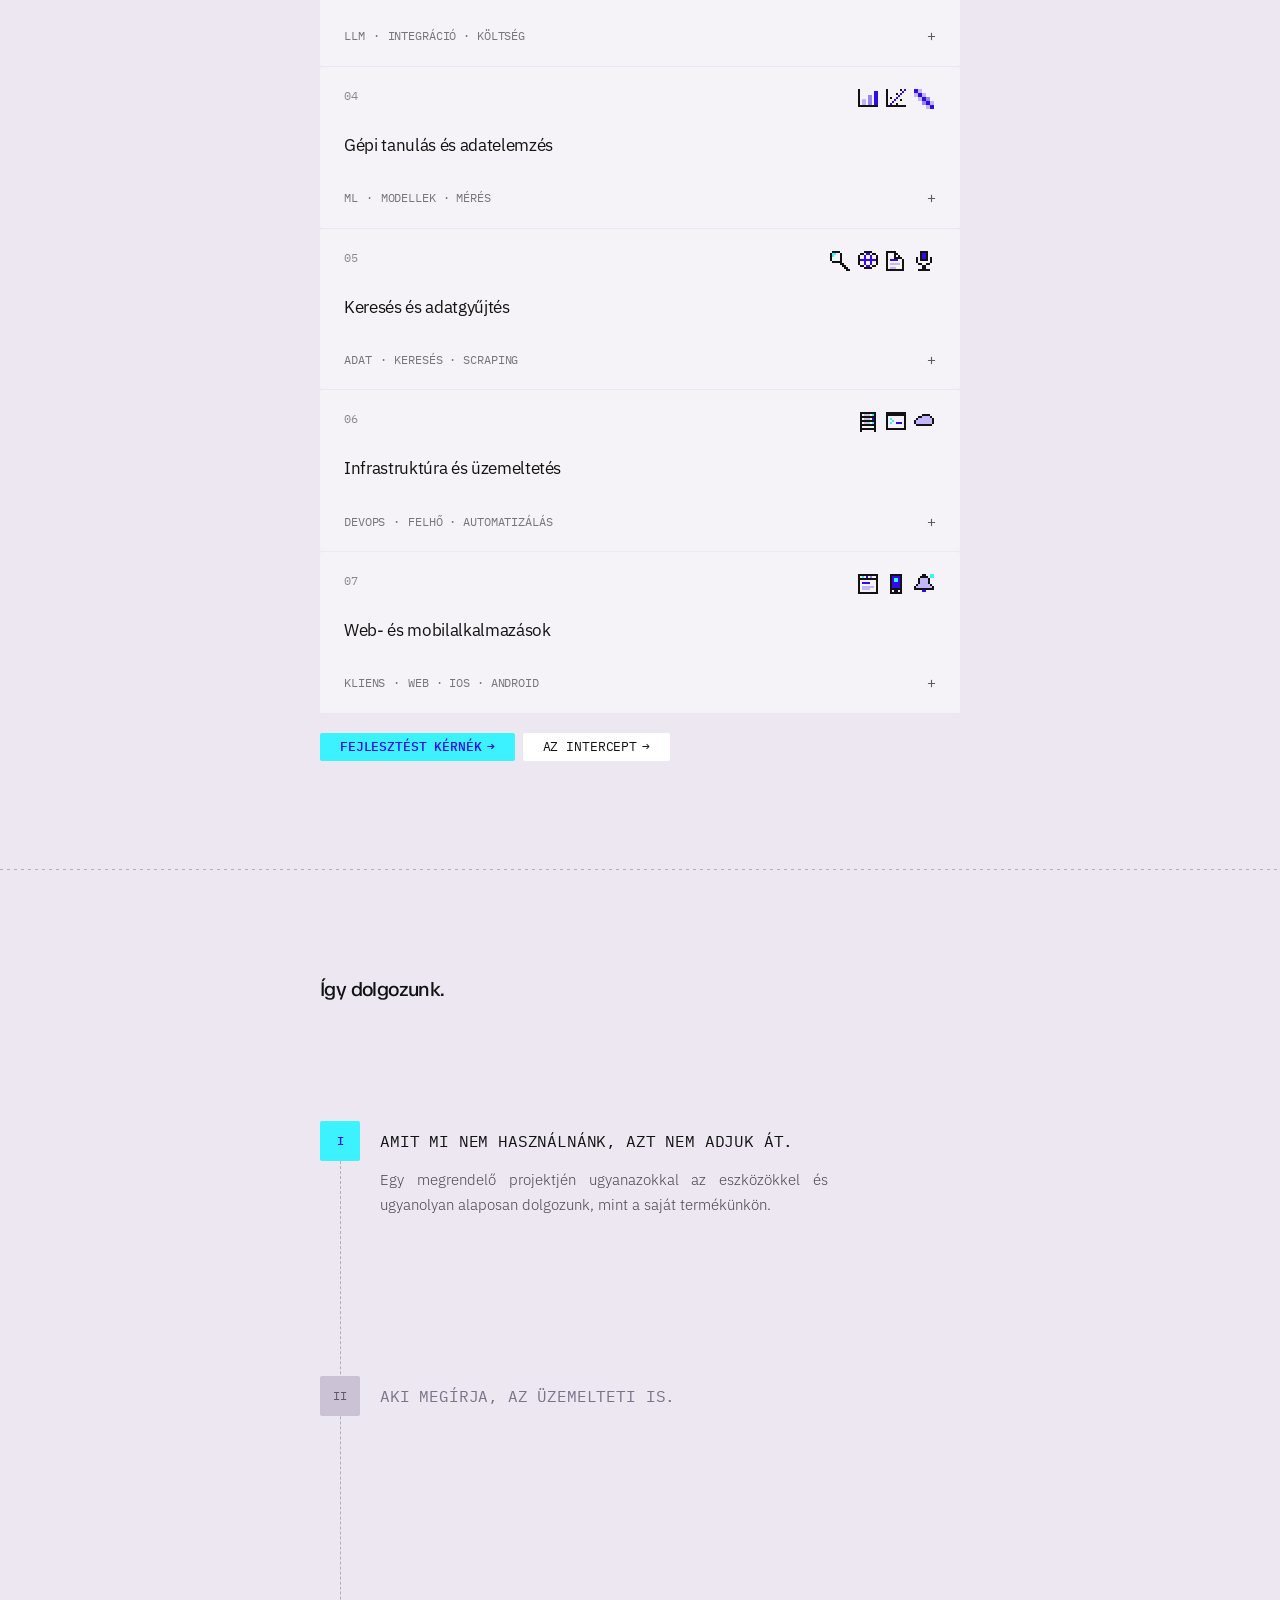
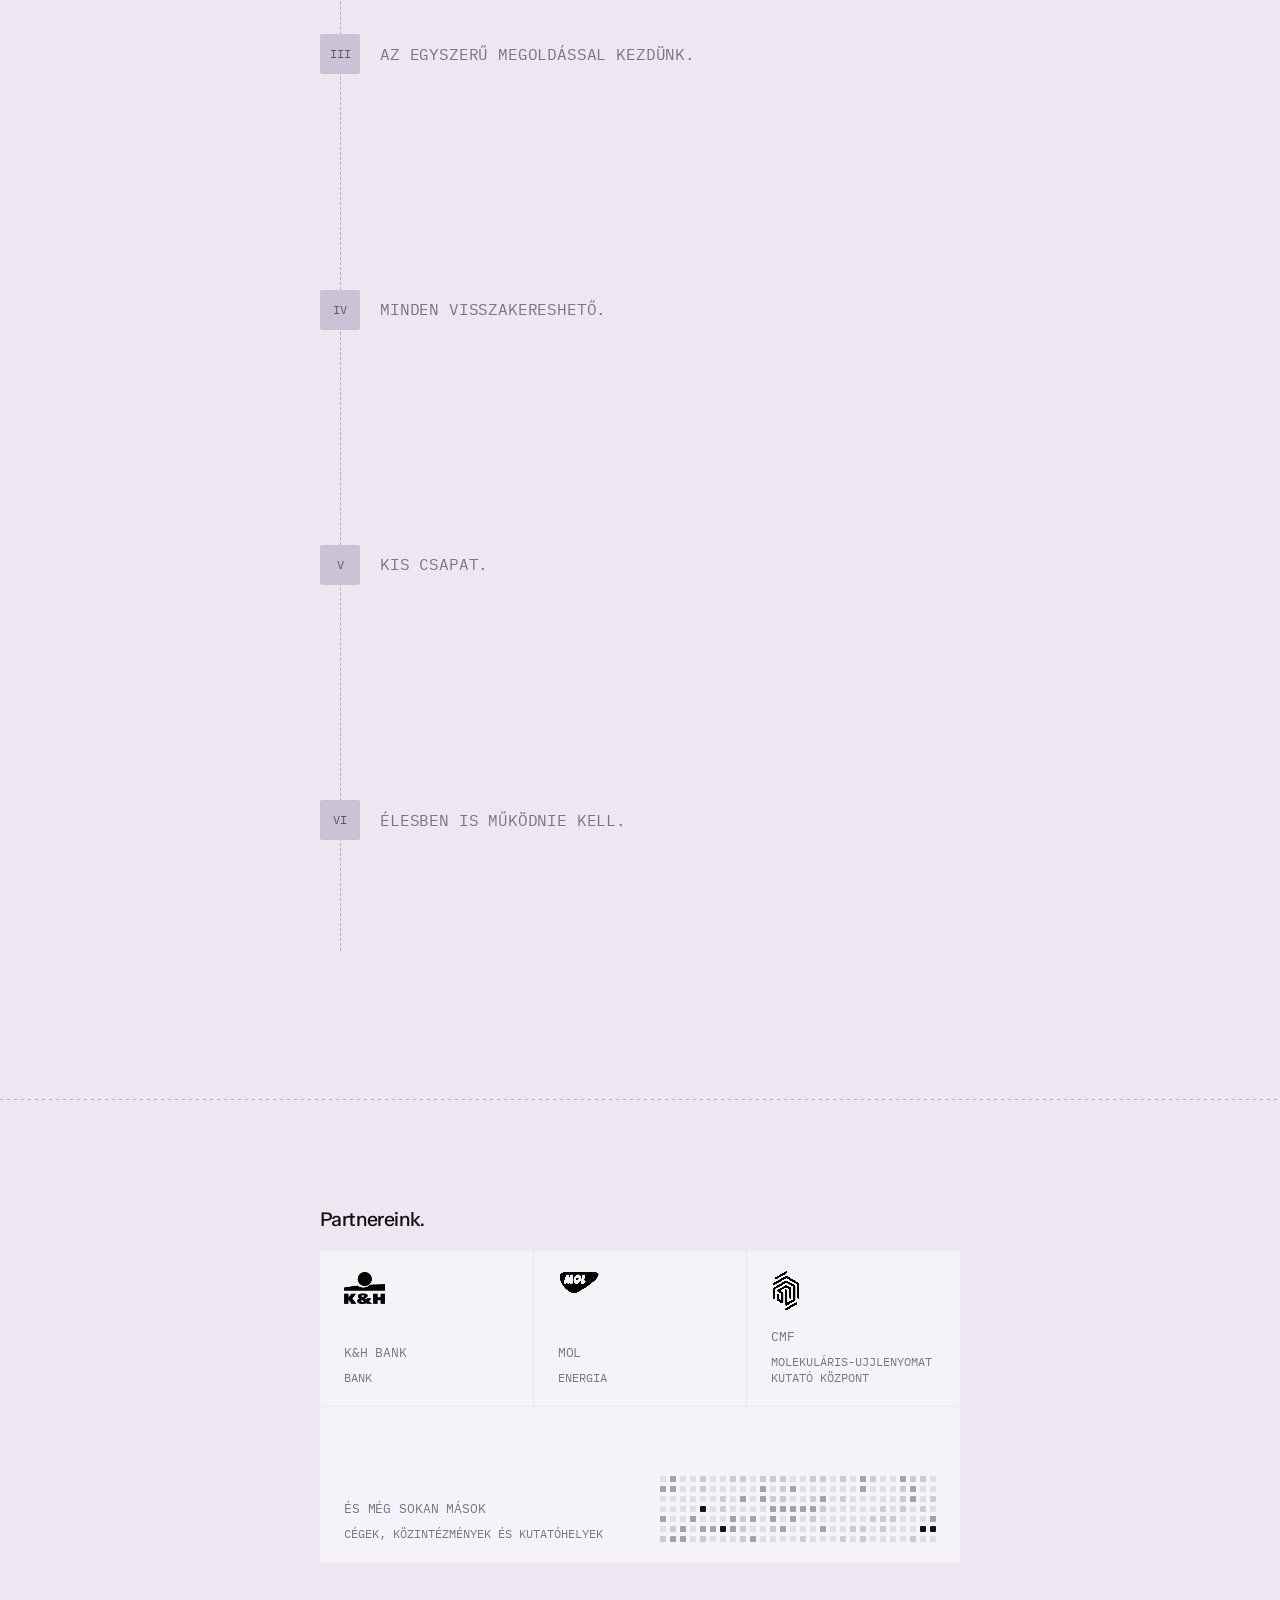
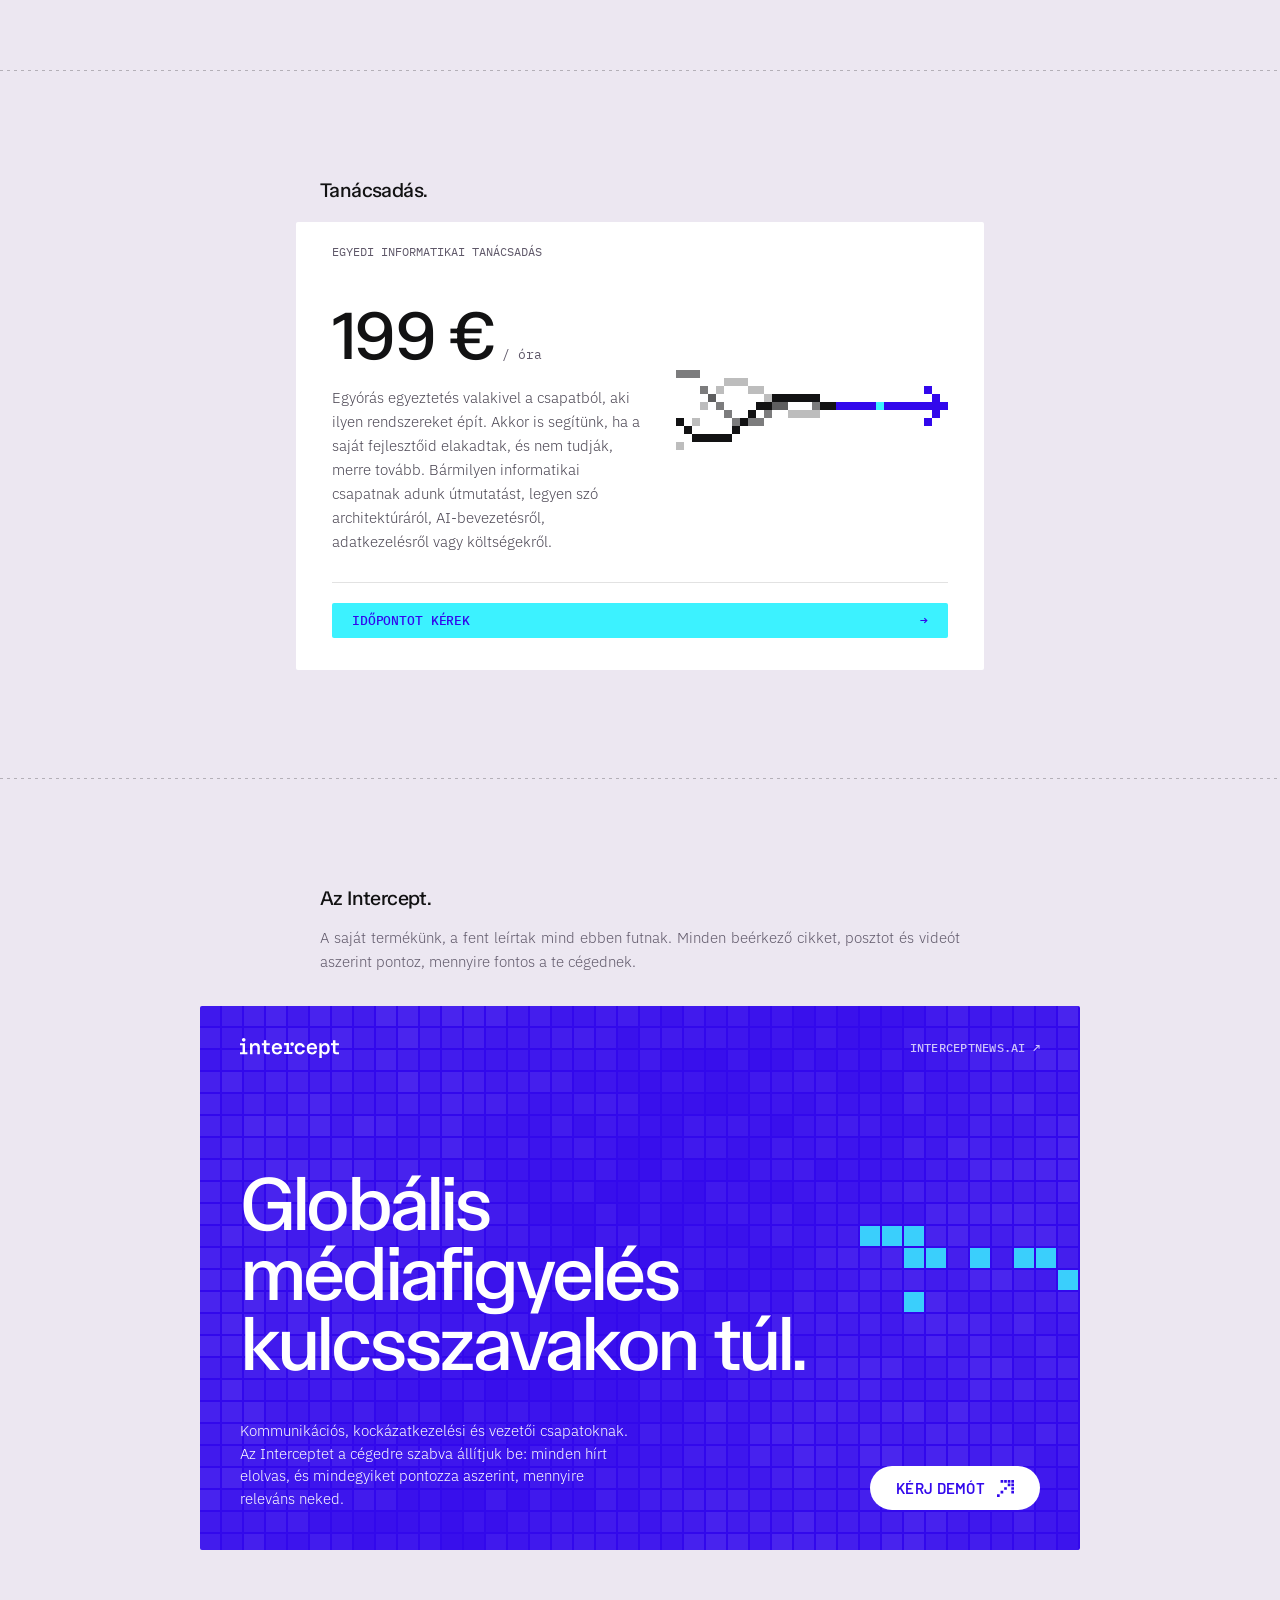
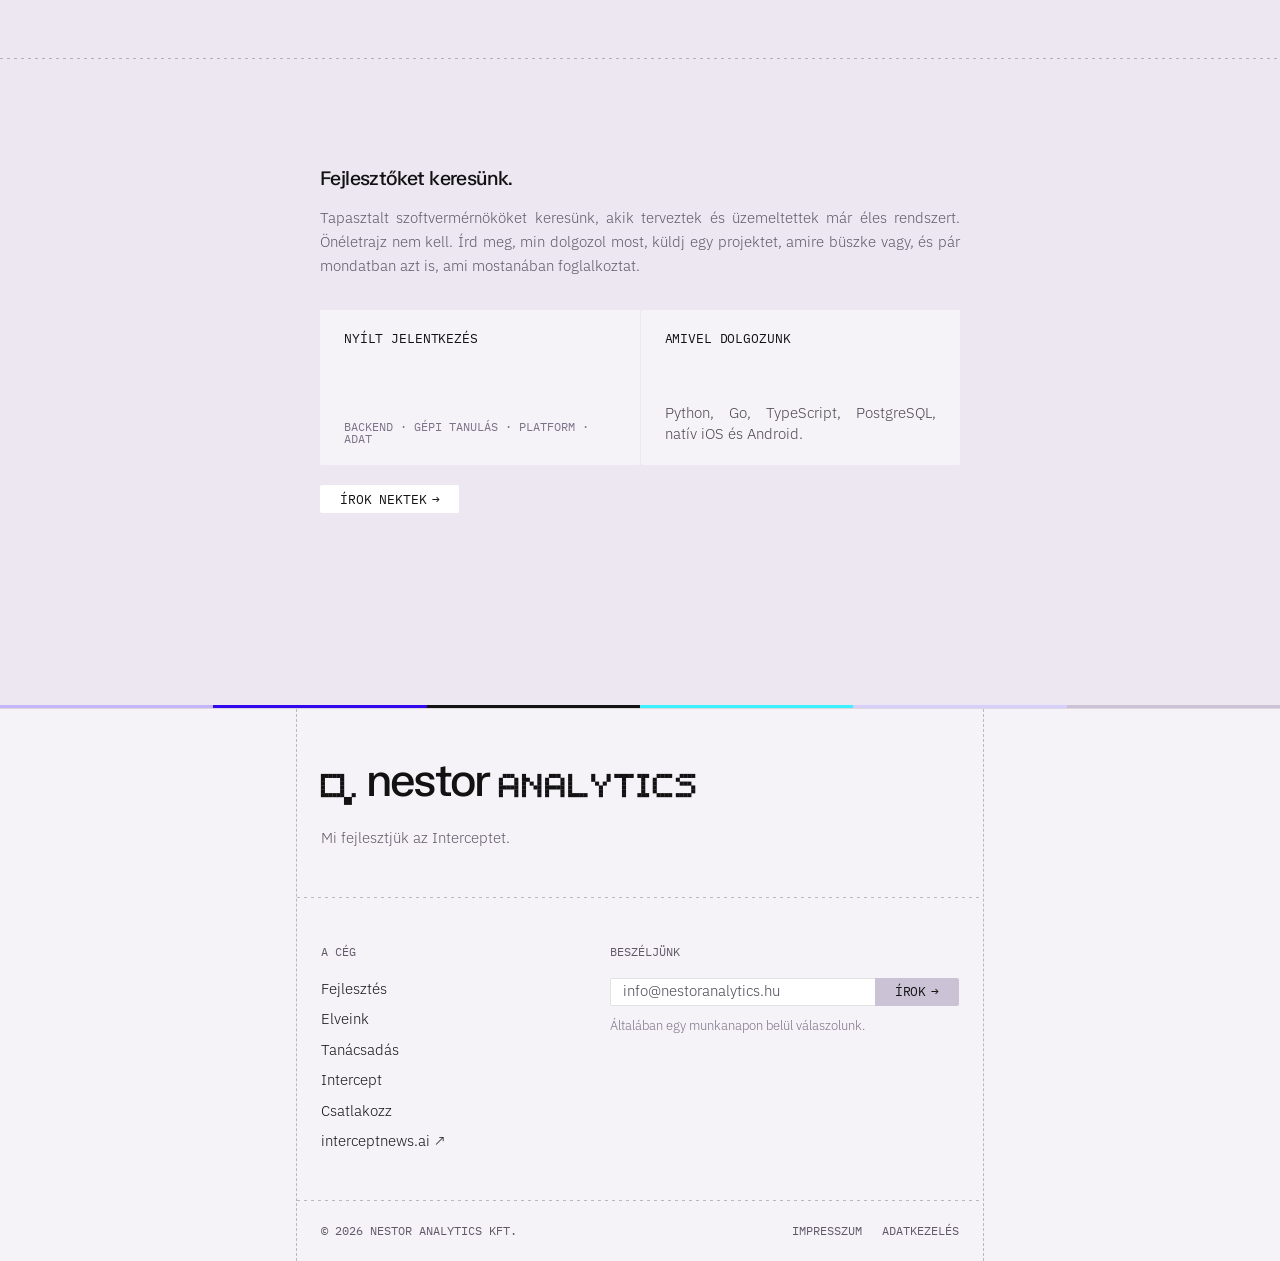
<file: v1/index.html>
<!doctype html>
<html lang="hu">
<head>
<meta charset="utf-8">
<meta name="robots" content="noindex, nofollow">
<meta name="viewport" content="width=device-width, initial-scale=1">
<title>Nestor Analytics · az Intercept fejlesztője</title>
<meta name="description" content="Magyar fejlesztőcsapat, az Intercept médiafigyelő fejlesztője. Megrendelésre egyedi szoftvert is fejlesztünk.">
<link rel="icon" href="assets/nestor-mark.svg">
<meta property="og:title" content="Nestor Analytics">
<meta property="og:description" content="Magyar fejlesztőcsapat, az Intercept médiafigyelő fejlesztője. Megrendelésre egyedi szoftvert is fejlesztünk.">
<meta property="og:type" content="website">
<meta property="og:locale" content="hu_HU">
<meta name="theme-color" content="#ECE7F1">
<script>document.documentElement.classList.add('js')</script>
<style>
@font-face{font-family:"TASA Orbiter";src:url(assets/fonts/TASAOrbiter-Regular.ttf);font-weight:400}
@font-face{font-family:"TASA Orbiter";src:url(assets/fonts/TASAOrbiter-Medium.ttf);font-weight:500}
@font-face{font-family:"IBM Plex Sans";src:url(assets/fonts/IBMPlexSans-Light.ttf);font-weight:300}
@font-face{font-family:"IBM Plex Sans";src:url(assets/fonts/IBMPlexSans-Regular.ttf);font-weight:400}
@font-face{font-family:"IBM Plex Sans";src:url(assets/fonts/IBMPlexSans-Medium.ttf);font-weight:500}
@font-face{font-family:"IBM Plex Mono";src:url(assets/fonts/IBMPlexMono-Regular.ttf);font-weight:400}
@font-face{font-family:"IBM Plex Mono";src:url(assets/fonts/IBMPlexMono-Medium.ttf);font-weight:500}
@font-face{font-family:"Barlow";src:url(assets/fonts/Barlow-Medium.ttf);font-weight:500}
@font-face{font-family:"Barlow";src:url(assets/fonts/Barlow-SemiBold.ttf);font-weight:600}

:root{
  color-scheme:light;
  --page:#ECE7F1;          /* N300 lavender — the page ground */
  --card:#F6F3F8;          /* N200 */
  --white:#fff;
  --rule:#CBC3D5;          /* N400 */
  --chip:rgba(170,161,182,.28);
  --ink:#121213;           /* offblack */
  --ink-2:#4A4552;
  --ink-3:#5F5869;
  --ink-4:#7A7389;
  --blue:#3208EC;
  --blue-bright:#2B00FF;
  --blue-100:#EBE6FD;--blue-200:#D6CEFB;--blue-300:#C2B5F9;--blue-500:#9984F6;--blue-700:#7052F2;
  --cyan:#3CF2FF;
  --display:"TASA Orbiter",system-ui,sans-serif;
  --sans:"IBM Plex Sans",system-ui,sans-serif;
  --mono:"IBM Plex Mono",ui-monospace,monospace;
  --col:43rem;            /* 40rem of content + 1.5rem gutters, as labs.baseten.co --content */
  --border:rgba(18,18,19,.12);
  --dash:rgba(18,18,19,.26);
  --hover:#F1EDF5;         /* between page and card, like Baseten #F0EFEB */
  --r:2px;
  --ease:cubic-bezier(.2,.7,.2,1);
}
*{box-sizing:border-box;margin:0;padding:0}
html{scroll-behavior:smooth;-webkit-text-size-adjust:100%}
body{background:var(--page);color:var(--ink);font:300 16px/1.5 var(--sans);-webkit-font-smoothing:antialiased;min-height:100vh;display:flex;flex-direction:column}
a{color:inherit}
::selection{background:var(--cyan);color:var(--blue)}
.col{width:100%;max-width:var(--col);margin:0 auto;padding:0 1.5rem}
:focus-visible{outline:2px solid var(--blue);outline-offset:2px}
.card:focus-visible,.pcard:focus-visible{outline-offset:-2px}
section[id],footer{scroll-margin-top:4.5rem}

/* ---------- colour stripe ---------- */
.stripe{display:grid;grid-template-columns:repeat(6,1fr);height:3px}
.stripe i:nth-child(1){background:var(--blue-300)}
.stripe i:nth-child(2){background:var(--blue)}
.stripe i:nth-child(3){background:var(--ink)}
.stripe i:nth-child(4){background:var(--cyan)}
.stripe i:nth-child(5){background:var(--blue-200)}
.stripe i:nth-child(6){background:var(--rule)}

/* ---------- header ---------- */
header{position:sticky;top:0;z-index:40;background:var(--page)}
.bar{display:flex;align-items:center;justify-content:space-between;gap:1rem;height:3.5rem;padding:0 1.5rem;border-bottom:1px solid transparent;transition:border-color .3s}
header.scrolled .bar{border-bottom-color:var(--border)}
.bar .mark{--F:26px;display:flex;opacity:0;transform:translateY(-4px);transition:opacity .35s var(--ease),transform .35s var(--ease);pointer-events:none}
header.scrolled .bar .mark{opacity:1;transform:none;pointer-events:auto}
.bar nav ul{display:flex;gap:.35rem;list-style:none}
.bar .btn,.intro .links .btn{padding:7.5px 12px}
.bar nav{opacity:0;transition:opacity .35s var(--ease);pointer-events:none}
header.scrolled .bar nav{opacity:1;pointer-events:auto}

/* ---------- buttons / chips ---------- */
.btn{display:inline-flex;align-items:center;gap:.3125rem;padding:7.5px 20px;border-radius:var(--r);font:400 13px/1 var(--mono);letter-spacing:-.01em;text-transform:uppercase;text-decoration:none;color:var(--ink);background:var(--white);border:0;cursor:pointer;transition:background .2s,color .2s}
.btn .arr{transition:transform .25s var(--ease)}
.btn:hover{background:var(--blue);color:var(--white)}
.btn:hover .arr{transform:translateX(3px)}
.btn.chip{background:var(--chip)}
.btn.chip:hover{background:var(--blue);color:#fff}
.btn.chip.on{background:var(--ink);color:#fff}
.btn.signal{background:var(--cyan);color:var(--blue);font-weight:500}
.btn.signal:hover{background:var(--blue);color:var(--cyan)}
.btn.ghost{background:transparent}
.btn.ghost:hover{background:var(--chip);color:var(--ink)}

/* ---------- hero ---------- */
.hero{padding:12.5rem 0 10rem}
.word{display:flex;align-items:flex-end;gap:calc(var(--F)*.22);user-select:none;text-decoration:none;color:var(--ink)}
.hero .word{--F:min(156px,10.6vw);justify-content:center;padding:0 1.5rem;margin-bottom:8rem}
.word .lc{font:500 var(--F)/1 var(--display);letter-spacing:-.045em;color:var(--ink);transform:translateY(calc(var(--F)*.03))}
/* measured on TASA Orbiter 500: x-height = .502 em; with line-height 1 and the .03 em nudge the
   baseline sits .1275 em above the line box bottom. The pixel letters are exactly one x-height
   tall and stand on the baseline; the mark's frame does too, its tail hangs two cells below. */
.word{--xh:.502;--bl:.1275}
.word svg{height:calc(var(--F)*var(--xh));width:auto;display:block;overflow:visible;margin-bottom:calc(var(--F)*var(--bl));flex:none}
.word svg.pm{height:calc(var(--F)*var(--xh)*8/6);margin-bottom:calc(var(--F)*(var(--bl) - var(--xh)/3))}
.word svg rect{transform-box:fill-box;transform-origin:center}
.word .lc{flex:none}
.word svg rect{fill:var(--ink);transition:fill .5s}
.word svg rect.on{opacity:1}
.word svg rect.lit{fill:var(--blue)}
.word svg rect.sig{fill:var(--cyan)}
.word svg rect.c1{fill:var(--blue)}
.word svg rect.c2{fill:var(--cyan)}
.word svg rect.c3{fill:var(--blue-300)}
.word svg rect.c4{fill:var(--blue-500)}
.word svg rect.c5{fill:#9A93A6}
.word svg rect.c6{fill:var(--blue-700)}
.hero .word svg rect.hot{transition:none}
/* justified body text, with Hungarian hyphenation so the gaps stay even */
.intro p,.lede,.card .more p,.step .body,.pbody .l,.pcard span.plain{text-align:justify;hyphens:auto;-webkit-hyphens:auto}
.intro p{font-size:1.1875rem;line-height:1.5;letter-spacing:.0095px;color:rgba(18,18,19,.64);font-weight:300}
.intro p+p{margin-top:1.25rem}
.intro p a{color:var(--ink);text-underline-offset:3px;text-decoration-thickness:1px;transition:color .2s}
.intro p a:hover{color:var(--blue)}
.intro .links{display:flex;flex-wrap:wrap;gap:.5rem;margin-top:2.5rem}

/* ---------- sections ---------- */
section.block{padding:6rem 0}
.title{font:500 1.25rem/1.2 var(--display);letter-spacing:-.03em;margin-bottom:1.25rem}
.lede{color:var(--ink-3);margin:-.25rem 0 2rem;font-size:15px;line-height:1.6}
/* section separator: a 1px dashed line that drifts sideways, as on labs.baseten.co */
.sep{height:1.5rem;position:relative;overflow:hidden}
.sep span{display:block;height:1px;margin-top:.75rem;width:200%;background-image:repeating-linear-gradient(to right,var(--dash) 0,var(--dash) .1875rem,transparent .1875rem,transparent .4375rem);animation:sepL 28s linear infinite}
.sep.rev span{animation-name:sepR}
@keyframes sepL{from{transform:translateX(0)}to{transform:translateX(-50%)}}
@keyframes sepR{from{transform:translateX(-50%)}to{transform:translateX(0)}}

/* work cards */
.cards{display:grid;gap:1px}
.card{background:var(--card);border-radius:var(--r);display:grid;grid-template-rows:auto 1fr auto;gap:1.5rem;min-height:9.6875rem;padding:20px 24px;text-decoration:none;cursor:pointer;border:0;text-align:left;font:inherit;color:inherit;width:100%;transition:background .25s}
.card:hover,.card[aria-expanded=true]{background:var(--hover)}
.card .top{display:flex;justify-content:space-between;align-items:flex-start}
.num{font:400 12px/1.5 var(--mono);letter-spacing:-.01em;color:rgba(18,18,19,.48)}
.thumbs{display:flex;gap:4px}
.thumbs canvas{width:24px;height:24px;image-rendering:pixelated;display:block;border-radius:var(--r)}
.card h3{font:400 1.0625rem/1.25 var(--sans);letter-spacing:-.02em;align-self:end;transition:color .2s;margin-bottom:.5rem}
.card:hover h3{color:var(--blue)}
.meta{font:400 12px/1.3 var(--mono);letter-spacing:-.01em;text-transform:uppercase;color:rgba(18,18,19,.56);display:flex;gap:.5rem;align-items:center}
.meta .plus{margin-left:auto;font-size:15px;transition:transform .3s var(--ease);color:var(--ink-3)}
.card[aria-expanded=true] .plus{transform:rotate(45deg)}
.card .more{display:grid;grid-template-rows:0fr;transition:grid-template-rows .4s var(--ease)}
.card .more>div{overflow:hidden}
.card .more p{font-size:15px;line-height:1.6;color:var(--ink-2);max-width:34rem;padding-top:.25rem}
.card[aria-expanded=true] .more{grid-template-rows:1fr}
.after{margin-top:1.25rem}

/* principles timeline */
.tl{position:relative;padding-left:0}
.tl::before{content:"";position:absolute;left:19.5px;top:2.5rem;bottom:2.5rem;border-left:1px dashed var(--dash)}
.step{position:relative;display:grid;grid-template-columns:2.5rem 1fr;gap:1.25rem;padding:0 0 7rem}
.step:last-child{padding-bottom:3rem}
.badge{width:2.5rem;height:2.5rem;display:flex;align-items:center;justify-content:center;background:var(--rule);font:400 12px/1 var(--mono);color:var(--ink-3);position:relative;z-index:1;border-radius:var(--r);transition:background .35s,color .35s}
.step.active .badge{background:var(--cyan);color:var(--blue);font-weight:500}
.step h4{font:400 16px/1.4 var(--mono);text-transform:uppercase;letter-spacing:-.01em;color:var(--ink-4);padding-top:.55rem;transition:color .35s}
.step.active h4{color:var(--ink)}
.step .body{font-size:15px;line-height:1.65;color:var(--ink-2);max-width:28rem;margin-top:1rem;min-height:6rem}
.step .body span{opacity:0;filter:blur(3px);transition:opacity .45s,filter .45s;display:inline}
.step.active .body span{opacity:1;filter:none}

/* partners */
.partners{display:grid;grid-template-columns:repeat(3,1fr);gap:1px}
.pcard{background:var(--card);border-radius:var(--r);padding:20px 24px;min-height:9.6875rem;display:flex;flex-direction:column;justify-content:space-between;transition:background .25s}
.pcard:hover{background:var(--hover)}
.pcard b{font:400 13px/1.35 var(--mono);text-transform:uppercase;letter-spacing:-.01em}
.pcard span{font:400 12px/1 var(--mono);text-transform:uppercase;color:var(--ink-4)}
.jobs{display:grid;grid-template-columns:1fr 1fr;gap:1px}
/* partner cards: small black mark on top, name and field below */
.plogo{display:flex;align-items:flex-start;height:40px}
.plogo img{display:block;width:auto}
.solid{filter:brightness(0)}
.knock{filter:grayscale(1) contrast(12);mix-blend-mode:multiply}
.crop{display:block;height:calc(var(--dh)*1px);width:calc(var(--dh)*var(--cw)/var(--ch)*1px);background-image:var(--src);background-repeat:no-repeat;
  background-size:calc(var(--w)*var(--dh)/var(--ch)*1px) auto;background-position:calc(var(--x)*var(--dh)/var(--ch)*-1px) calc(var(--y)*var(--dh)/var(--ch)*-1px)}
.pname{display:flex;flex-direction:column;gap:.5rem}
.pcard .pname span{line-height:1.35}
.pmore{grid-column:1/-1;flex-direction:row;align-items:flex-end;justify-content:space-between;gap:2rem}
/* one square per organisation we have worked with: a quiet crowd, now and then one lights up */
.pfield{display:grid;grid-auto-rows:6px;gap:4px;flex:none}
.pfield i{display:block;width:6px;height:6px;border-radius:1px;background:rgba(18,18,19,.09);transition:background-color .6s}
.pfield i.t1{background:rgba(18,18,19,.18)}
.pfield i.t2{background:rgba(18,18,19,.36)}
.pfield i.t3{background:var(--ink)}
.pfield i.on{background:var(--blue);transition:none}
.pfield i.sig{background:var(--cyan);transition:none}
.pplus{display:grid;grid-template-columns:repeat(3,6px);grid-template-rows:repeat(3,6px);height:40px;align-content:start}
.pplus b{background:var(--ink)}
.pplus b:nth-child(1){grid-area:1/2}.pplus b:nth-child(2){grid-area:2/1}.pplus b:nth-child(3){grid-area:2/2;background:var(--blue)}.pplus b:nth-child(4){grid-area:2/3}.pplus b:nth-child(5){grid-area:3/2}
.jobs a.pcard{text-decoration:none;color:inherit}
.jobs a.pcard:hover b{color:var(--blue)}
.pcard span.plain{font:300 14.5px/1.5 var(--sans);text-transform:none;color:var(--ink-2)}
/* consulting card: one price, one line, one button */
.cons{background:var(--white);border-radius:var(--r);margin:0 -1.5rem;padding:24px 36px 32px;position:relative}
.ctop{display:flex;justify-content:space-between;align-items:center;font:400 12px/1 var(--mono);text-transform:uppercase;color:var(--ink-3)}
.cpx{display:grid;grid-template-columns:8px 8px;grid-template-rows:8px 8px;gap:0}
.cpx b{background:var(--ink)}
.cpx b:nth-child(1){grid-area:1/1}.cpx b:nth-child(2){grid-area:2/2;background:var(--blue)}.cpx b:nth-child(3){display:none}
.cprice{display:flex;align-items:baseline;gap:.5rem;margin:2.75rem 0 1rem}
.cprice strong{font:500 4.25rem/1 var(--display);letter-spacing:-.04em}
.cprice span{font:400 13px/1 var(--mono);color:var(--ink-3)}
.cdesc{font-size:15px;line-height:1.6;color:var(--ink-2);max-width:30rem}
.cmain{display:grid;grid-template-columns:1fr auto;gap:2rem;align-items:center;padding-bottom:1.75rem;border-bottom:1px solid var(--border);margin-bottom:1.25rem}
.route{width:272px;height:120px;display:block;shape-rendering:crispEdges}
.route rect{fill:var(--ink)}
.route rect.t1{fill:rgba(18,18,19,.28)}
.route rect.t2{fill:rgba(18,18,19,.55)}
.route rect.ln{fill:var(--blue)}
.route rect.dot{fill:var(--cyan)}
.cbtn{width:100%;justify-content:space-between;padding:11px 20px}

/* product block */
.prod{max-width:58rem;margin:0 auto;padding:0 1.5rem}
.panel{background:var(--white);border-radius:var(--r);overflow:hidden}
.phead{background:var(--blue);color:#fff;position:relative;display:flex;justify-content:space-between;align-items:center;gap:1.5rem;padding:56px 36px}
.phead .px{position:absolute;width:8px;height:8px;background:var(--cyan)}
.phead .px.a{top:12px;left:12px}.phead .px.b{bottom:12px;right:12px}
.phead h3{font:500 1.25rem/1.2 var(--display);letter-spacing:-.03em}
.phead p{font-size:14px;color:rgba(255,255,255,.75);margin-top:.5rem}
.phead .btn{background:#fff;color:var(--blue)}
.phead .btn:hover{background:var(--cyan)}
.pstripe{display:grid;grid-template-columns:1fr 1fr 1fr 1fr 1fr 1fr;height:3px}
.pstripe i:nth-child(2){background:var(--cyan)}.pstripe i:nth-child(5){background:var(--blue-300)}
.pbody{display:grid;grid-template-columns:1fr 1fr}
.pbody .l{padding:32px 36px;font-size:15px;line-height:1.65;color:var(--ink-2);border-right:1px solid var(--page)}
.spec{display:grid;grid-template-columns:9rem 1fr}
.spec dt,.spec dd{padding:1rem 1.25rem;border-bottom:1px solid var(--page);font-size:14.5px}
.spec dt{font:400 12px/1.5 var(--mono);text-transform:uppercase;color:var(--ink-3);border-right:1px solid var(--page);padding-top:1.15rem}
.spec dd{color:var(--ink);line-height:1.55}
.lnote{display:block;margin-top:1rem;font:400 12px/1.5 var(--mono);text-transform:uppercase;color:var(--ink-3)}
.stack{display:flex;flex-wrap:wrap;gap:.35rem;margin-top:.9rem}
.stack span{font:400 12px/1 var(--mono);padding:.35rem .5rem;border-radius:var(--r);background:var(--page);color:var(--ink-2)}
.pfoot{grid-column:2;display:flex;gap:.5rem;padding:16px 20px}

/* ---------- Intercept block: a small copy of the interceptnews.ai hero (Blue field of 20 px tiles,
   white wordmark, TASA headline, white pill with the pixel arrow), sized to this page's frame ---------- */
.ix{position:relative;background:var(--blue);color:#fff;border-radius:var(--r);overflow:hidden;padding:32px 40px 40px;min-height:34rem;display:flex;flex-direction:column}
.ix-field{position:absolute;inset:0;width:100%;height:100%;display:block}
.ix>*:not(.ix-field){position:relative}
.ix-top{display:flex;align-items:center;justify-content:space-between}
.ix-logo{height:20px;width:auto;display:block}
.ix-site{font:500 12px/1 var(--mono);text-transform:uppercase;letter-spacing:.02em;color:rgba(255,255,255,.75);text-decoration:none}
.ix-site:hover{color:#fff}
.ix-h{font:500 clamp(2.6rem,7.4vw,4.75rem)/.92 var(--display);letter-spacing:-.05em;margin:auto 0 0;padding-top:4rem}
.ix-bottom{display:flex;align-items:flex-end;justify-content:space-between;gap:2rem;margin-top:2.5rem}
.ix-bottom p{font-size:15px;line-height:1.5;max-width:25rem;color:#fff}
.ix-pill{display:inline-flex;align-items:center;gap:12px;flex:none;background:#fff;color:var(--blue);height:44px;padding:0 26px;border-radius:999px;font:600 15px/1 "Barlow",var(--sans);text-transform:uppercase;letter-spacing:.02em;text-decoration:none;transition:background .2s}
.ix-pill:hover{background:var(--cyan)}
.px-arrow{fill:currentColor}

/* ---------- footer ---------- */
footer{margin-top:6rem}
.fgrid{border-top:1px solid var(--border);background:var(--card)}
.fcol{max-width:var(--col);margin:0 auto;border-left:1px dashed var(--dash);border-right:1px dashed var(--dash)}
.frow{padding:48px 24px;background-image:repeating-linear-gradient(to right,var(--dash) 0,var(--dash) .1875rem,transparent .1875rem,transparent .4375rem);background-size:100% 1px;background-repeat:no-repeat;background-position:bottom}
.frow:last-child{background-image:none}
.flogo .ftag{margin-top:24px}
.flogo .word{--F:min(46px,8.4vw)}
.ftag{color:var(--ink-3);font-size:15px}
.fcols{display:grid;grid-template-columns:2fr 3fr;gap:56px}
.fcols h5{font:400 12px/1 var(--mono);text-transform:uppercase;color:var(--ink-3);margin-bottom:1.25rem}
.fcols ul{list-style:none;display:grid;gap:.5rem;font-size:15px}
.fcols ul a{text-decoration:none;transition:color .2s}
.fcols ul a:hover{color:var(--blue)}
.mailrow{display:flex}
.mailrow a.addr{flex:1;display:flex;align-items:center;padding:0 .75rem;background:var(--white);border:1px solid var(--border);border-right:0;border-radius:var(--r) 0 0 var(--r);font-size:15px;text-decoration:none;color:var(--ink-2)}
.mailrow .btn{background:var(--rule);border-radius:0 var(--r) var(--r) 0}
.mailrow .btn:hover{background:var(--blue)}
.fnote{font-size:13px;color:var(--ink-4);margin-top:.65rem}
.flegal{display:flex;gap:1.25rem}
.flegal a{text-decoration:none;color:inherit}
.flegal a:hover{color:var(--blue)}
.fbot{padding-top:24px;padding-bottom:24px;display:flex;justify-content:space-between;font:400 12px/1 var(--mono);text-transform:uppercase;color:var(--ink-3)}

/* reveal on scroll */
.js .rv{opacity:0;transform:translateY(14px);transition:opacity .7s var(--ease),transform .7s var(--ease)}
.js .rv.in{opacity:1;transform:none}

@media (max-width:720px){
  .hero{padding:3.125rem 0 4rem}
  .fcols{gap:40px}
  .hero .word{margin-bottom:3.5rem;--F:9.9vw}
  .cons{padding:20px 24px 24px}
  /* phones: the nav becomes a swipeable row under the logo; short lines read better ragged */
  .bar{flex-wrap:wrap;height:auto;row-gap:10px;padding:12px 16px}
  .bar nav{width:100%;overflow-x:auto;scrollbar-width:none;margin:0 -16px;padding:0 16px;width:calc(100% + 32px)}
  .bar nav::-webkit-scrollbar{display:none}
  .bar nav ul{width:max-content}
  .bar nav,.bar .mark{display:none}
  header.scrolled .bar nav,header.scrolled .bar .mark{display:flex}
  .intro p,.lede,.card .more p,.step .body,.pbody .l,.pcard span.plain{text-align:left;hyphens:manual}
  section[id],footer{scroll-margin-top:6.5rem}
  .partners,.jobs{grid-template-columns:1fr}
  .pmore{grid-column:auto;flex-direction:column;align-items:stretch}
  .ix{padding:24px 22px 26px;min-height:30rem}
  .ix-bottom{flex-direction:column;align-items:flex-start;gap:1.25rem}
  .cons{padding:1.4rem 1.5rem 1.5rem}
  .cmain{grid-template-columns:1fr;gap:1.5rem}
  .route{width:100%;height:auto;grid-row:1}
  .pcard{min-height:6.5rem}
  .phead{flex-direction:column;align-items:flex-start;padding:3rem 1.5rem}
  .pbody{grid-template-columns:1fr}
  .pbody .l{border-right:0;border-bottom:1px solid var(--page);padding:1.5rem}
  .spec{grid-template-columns:7.5rem 1fr}
  .pfoot{grid-column:1;flex-wrap:wrap}
  .fcols{grid-template-columns:1fr}
  .step{padding-bottom:5rem}
  .intro p{font-size:1.0625rem}
}
@media (prefers-reduced-motion:reduce){
  .sep span{animation:none}

  *{transition:none!important;scroll-behavior:auto!important}
  .rv{opacity:1;transform:none}
  .step .body span{opacity:1;filter:none}
}
</style>
</head>
<body>

<header id="hdr">
  <div class="stripe"><i></i><i></i><i></i><i></i><i></i><i></i></div>
  <div class="bar">
    <a class="mark word" href="#top" aria-label="Nestor Analytics — vissza az elejére"><svg class="pm" aria-hidden="true"></svg><span class="lc" aria-hidden="true">nestor</span><svg class="pa" aria-hidden="true"></svg></a>
    <nav aria-label="Fő navigáció"><ul>
      <li><a class="btn chip" href="#megoldasok">Fejlesztés</a></li>
      <li><a class="btn chip" href="#elveink">Elveink</a></li>
      <li><a class="btn chip" href="#tanacsadas">Tanácsadás</a></li>
      <li><a class="btn chip" href="#intercept">Intercept</a></li>
      <li><a class="btn chip" href="#csatlakozz">Csatlakozz</a></li>
      <li><a class="btn chip" href="#kapcsolat">Kapcsolat</a></li>
    </ul></nav>
  </div>
</header>

<main id="top">
  <!-- ======= hero ======= -->
  <section class="hero">
    <h1 class="word" aria-label="Nestor Analytics">
      <svg class="pm" aria-hidden="true"></svg><span class="lc" aria-hidden="true">nestor</span><svg class="pa" id="px" aria-hidden="true"></svg>
    </h1>
    <div class="col intro">
      <p>Magyar fejlesztőcsapat vagyunk, mi fejlesztjük és üzemeltetjük az <a href="#intercept">Interceptet</a>. Ez egy médiafigyelő rendszer, amely elolvassa a beérkező cikkeket, posztokat és videókat, és megmondja, melyik mennyire fontos egy adott cégnek.</p>
      <p>Az Intercept folyamatosan fut, több százezer forrásból és sok nyelven dolgozik. Emellett megrendelésre egyedi szoftvert is fejlesztünk.</p>
      <div class="links">
        <a class="btn" href="#megoldasok">Fejlesztés <span class="arr">→</span></a>
        <a class="btn" href="#elveink">Elveink <span class="arr">→</span></a>
        <a class="btn" href="#tanacsadas">Tanácsadás <span class="arr">→</span></a>
        <a class="btn" href="#intercept">Intercept <span class="arr">→</span></a>
        <a class="btn" href="#csatlakozz">Csatlakozz <span class="arr">→</span></a>
      </div>
    </div>
  </section>

  <div class="sep rev" aria-hidden="true"><span></span></div>

  <!-- ======= work ======= -->
  <section class="block" id="megoldasok">
    <div class="col">
      <p class="title rv">Egyedi szoftvert fejlesztünk.</p>
      <p class="lede rv">Webes és mobilalkalmazást, backendet, adatfeldolgozást és nyelvi modellekre épülő rendszereket. Olyat nem adunk át, amit mi magunk ne használnánk szívesen.</p>
      <div class="cards" id="cards"></div>
      <div class="after rv" style="display:flex;gap:.5rem;flex-wrap:wrap"><a class="btn signal" href="mailto:info@nestoranalytics.hu?subject=Fejleszt%C3%A9s">Fejlesztést kérnék <span class="arr">→</span></a><a class="btn" href="#intercept">Az Intercept <span class="arr">→</span></a></div>
    </div>
  </section>

  <div class="sep" aria-hidden="true"><span></span></div>

  <!-- ======= principles ======= -->
  <section class="block" id="elveink">
    <div class="col">
      <p class="title rv">Így dolgozunk.</p>
      <p class="lede rv" style="margin-bottom:3.5rem">Ezek a saját szabályaink. Az Interceptnél és a megrendelők projektjein is ezek szerint dolgozunk.</p>
      <div class="tl" id="tl"></div>
    </div>
  </section>

  <div class="sep rev" aria-hidden="true"><span></span></div>

  <!-- ======= partners ======= -->
  <section class="block">
    <div class="col">
      <p class="title rv">Partnereink.</p>
      <div class="partners">
        <div class="pcard rv"><span class="plogo"><img class="solid" src="assets/partners/kh.png" alt="" style="height:34px"></span><span class="pname"><b>K&amp;H Bank</b><span>Bank</span></span></div>
        <div class="pcard rv"><span class="plogo"><img class="knock" src="assets/partners/mol.png" alt="" style="height:26px"></span><span class="pname"><b>MOL</b><span>Energia</span></span></div>
        <div class="pcard rv"><span class="plogo"><i class="crop knock" style="--src:url(assets/partners/cmf.jpg);--w:343;--h:203;--x:40;--y:30;--cw:100;--ch:145;--dh:40"></i></span><span class="pname"><b>CMF</b><span>Molekuláris-Ujjlenyomat Kutató Központ</span></span></div>
        <div class="pcard pmore rv"><span class="pname"><b>És még sokan mások</b><span>Cégek, közintézmények és kutatóhelyek</span></span><span class="pfield" aria-hidden="true"></span></div>
      </div>
    </div>
  </section>

  <div class="sep" aria-hidden="true"><span></span></div>

  <!-- ======= consulting ======= -->
  <section class="block" id="tanacsadas">
    <div class="col">
      <p class="title rv">Tanácsadás.</p>
      <div class="cons rv">
        <div class="ctop"><span>Egyedi informatikai tanácsadás</span></div>
        <div class="cmain">
          <div>
            <div class="cprice"><strong>199 €</strong><span>/ óra</span></div>
            <p class="cdesc">Egyórás egyeztetés valakivel a csapatból, aki ilyen rendszereket épít. Akkor is segítünk, ha a saját fejlesztőid elakadtak, és nem tudják, merre tovább. Bármilyen informatikai csapatnak adunk útmutatást, legyen szó architektúráról, AI-bevezetésről, adatkezelésről vagy költségekről.</p>
          </div>
          <svg class="route" viewBox="0 0 34 15" aria-hidden="true"></svg>
        </div>
        <a class="btn signal cbtn" href="mailto:info@nestoranalytics.hu?subject=Tan%C3%A1csad%C3%A1s">Időpontot kérek <span class="arr">→</span></a>
      </div>
    </div>
  </section>

  <div class="sep rev" aria-hidden="true"><span></span></div>

  <!-- ======= product ======= -->
  <section class="block" id="intercept">
    <div class="col">
      <p class="title rv">Az Intercept.</p>
      <p class="lede rv">A saját termékünk, a fent leírtak mind ebben futnak. Minden beérkező cikket, posztot és videót aszerint pontoz, mennyire fontos a te cégednek.</p>
    </div>
    <div class="prod rv">
      <div class="ix">
        <canvas class="ix-field" aria-hidden="true"></canvas>
        <div class="ix-top">
          <img class="ix-logo" src="assets/intercept-logo-white.svg" alt="Intercept">
          <a class="ix-site" href="https://interceptnews.ai" target="_blank" rel="noopener">interceptnews.ai ↗</a>
        </div>
        <h3 class="ix-h">Globális<br>médiafigyelés<br>kulcsszavakon túl.</h3>
        <div class="ix-bottom">
          <p>Kommunikációs, kockázatkezelési és vezetői csapatoknak. Az Interceptet a cégedre szabva állítjuk be: minden hírt elolvas, és mindegyiket pontozza aszerint, mennyire releváns neked.</p>
          <a class="ix-pill" href="mailto:info@nestoranalytics.hu?subject=Intercept%20dem%C3%B3">Kérj demót <svg class="px-arrow" viewBox="0 0 19 19" width="17" height="17" aria-hidden="true"><path d="M4 0h3v3h-3zM8 0h3v3h-3zM12 0h3v3h-3zM16 0h3v3h-3zM12 4h3v3h-3zM16 4h3v3h-3zM8 8h3v3h-3zM16 8h3v3h-3zM4 12h3v3h-3zM16 12h3v3h-3zM0 16h3v3h-3z"/></svg></a>
        </div>
      </div>
    </div>
  </section>

  <div class="sep" aria-hidden="true"><span></span></div>

  <!-- ======= join ======= -->
  <section class="block" id="csatlakozz">
    <div class="col">
      <p class="title rv">Fejlesztőket keresünk.</p>
      <p class="lede rv">Tapasztalt szoftvermérnököket keresünk, akik terveztek és üzemeltettek már éles rendszert. Önéletrajz nem kell. Írd meg, min dolgozol most, küldj egy projektet, amire büszke vagy, és pár mondatban azt is, ami mostanában foglalkoztat.</p>
      <div class="jobs">
        <a class="pcard rv" href="mailto:info@nestoranalytics.hu?subject=Jelentkez%C3%A9s&body=Min%20dolgozom%20most%3A%0A%0A%0AEgy%20projekt%2C%20amire%20b%C3%BCszke%20vagyok%20%28link%29%3A%0A%0A%0AAmi%20mostan%C3%A1ban%20foglalkoztat%3A%0A%0A"><b>Nyílt jelentkezés</b><span>Backend · gépi tanulás · platform · adat</span></a>
        <div class="pcard rv"><b>Amivel dolgozunk</b><span class="plain">Python, Go, TypeScript, PostgreSQL, natív iOS és Android.</span></div>
      </div>
      <div class="after rv"><a class="btn" href="mailto:info@nestoranalytics.hu?subject=Jelentkez%C3%A9s&body=Min%20dolgozom%20most%3A%0A%0A%0AEgy%20projekt%2C%20amire%20b%C3%BCszke%20vagyok%20%28link%29%3A%0A%0A%0AAmi%20mostan%C3%A1ban%20foglalkoztat%3A%0A%0A">Írok nektek <span class="arr">→</span></a></div>
    </div>
  </section>
</main>

<!-- ======= footer ======= -->
<footer id="kapcsolat">
  <div class="stripe"><i></i><i></i><i></i><i></i><i></i><i></i></div>
  <div class="fgrid">
    <div class="fcol">
      <div class="frow flogo"><span class="word" role="img" aria-label="Nestor Analytics"><svg class="pm" aria-hidden="true"></svg><span class="lc" aria-hidden="true">nestor</span><svg class="pa" aria-hidden="true"></svg></span><p class="ftag">Mi fejlesztjük az Interceptet.</p></div>
      <div class="frow fcols">
        <div>
          <h5>A cég</h5>
          <ul>
            <li><a href="#megoldasok">Fejlesztés</a></li>
            <li><a href="#elveink">Elveink</a></li>
            <li><a href="#tanacsadas">Tanácsadás</a></li>
            <li><a href="#intercept">Intercept</a></li>
            <li><a href="#csatlakozz">Csatlakozz</a></li>
            <li><a href="https://interceptnews.ai" target="_blank" rel="noopener">interceptnews.ai ↗</a></li>
          </ul>
        </div>
        <div>
          <h5>Beszéljünk</h5>
          <div class="mailrow">
            <a class="addr" href="mailto:info@nestoranalytics.hu">info@nestoranalytics.hu</a>
            <a class="btn" href="mailto:info@nestoranalytics.hu">Írok <span class="arr">→</span></a>
          </div>
          <p class="fnote">Általában egy munkanapon belül válaszolunk.</p>
        </div>
      </div>
      <div class="frow fbot"><span>© 2026 Nestor Analytics Kft.</span><span class="flegal"><a href="impresszum.html">Impresszum</a><a href="impresszum.html#adatkezeles">Adatkezelés</a></span></div>
    </div>
  </div>
</footer>

<script>
/* ---------- pixel wordmark ---------- */
const G={
 A:["01110","10001","10001","11111","10001","10001"],
 N:["10001","11001","10101","10011","10001","10001"],
 L:["10000","10000","10000","10000","10000","11111"],
 Y:["10001","10001","01010","00100","00100","00100"],
 T:["11111","00100","00100","00100","00100","00100"],
 I:["111","010","010","010","010","111"],
 C:["01111","10000","10000","10000","10000","01111"],
 S:["01111","10000","01110","00001","00001","11110"]
};
const reduce=matchMedia('(prefers-reduced-motion: reduce)').matches;
const NS='http://www.w3.org/2000/svg';
/* The mark is the original Nestor logo, unchanged. Its artwork is already a pixel grid:
   with s = frame stroke, the frame is 6s × 6s with a 4s hole, the tail is a 2s square hanging
   diagonally off the bottom-right corner, and the small square is 1s, at column 8, row 5.
   The letters use the same cell, 6 rows tall, so the frame is exactly the x-height. */
const MARK=[];
const RING=[];for(let x=0;x<6;x++)RING.push([x,0]);for(let y=1;y<6;y++)RING.push([5,y]);for(let x=4;x>=0;x--)RING.push([x,5]);for(let y=4;y>0;y--)RING.push([0,y]);
RING.forEach(([x,y])=>MARK.push([x,y,1,'ring']));
MARK.push([6,6,2,'tail']);MARK.push([8,5,1,'emit']);
function cellsFor(word){const out=[];let x=0;
  for(const ch of word){const g=G[ch];g.forEach((row,y)=>[...row].forEach((b,i)=>{if(b==='1')out.push([x+i,y,1])}));x+=g[0].length+1}
  return {cells:out,w:x-1,h:6}}
function draw(svg,cells,w,h){const rs=[];
  cells.forEach(([x,y,s,c])=>{const r=document.createElementNS(NS,'rect');
    r.setAttribute('x',x-.03);r.setAttribute('y',y-.03);r.setAttribute('width',s+.06);r.setAttribute('height',s+.06);
    if(c)r.classList.add(c);svg.appendChild(r);rs.push(r)});
  svg.setAttribute('viewBox',`0 0 ${w} ${h}`);return rs}
const AN=cellsFor('ANALYTICS');
document.querySelectorAll('.word').forEach(wd=>{
  wd._m=draw(wd.querySelector('.pm'),MARK,9,8);
  wd._a=draw(wd.querySelector('.pa'),AN.cells,AN.w,AN.h);
});

/* Hero: a quiet fade-in, then the cursor lights up the pixels it passes over. */
(function(){
  const hero=document.querySelector('.hero .word');
  if(!reduce){
    hero.style.opacity=0;hero.style.transform='translateY(6px)';
    requestAnimationFrame(()=>requestAnimationFrame(()=>{hero.style.transition='opacity .6s var(--ease), transform .6s var(--ease)';hero.style.opacity=1;hero.style.transform='none'}));
  }
  /* Pointer: every pixel within reach lights up in one of the page colours and fades back
     on its own clock, so moving the cursor leaves a short multi-coloured trail. */
  const CL=['c1','c2','c3','c4','c5','c6'],pick=()=>CL[Math.random()*CL.length|0];
  const light=(r,ms)=>{CL.forEach(c=>r.classList.remove(c));r.classList.add(pick(),'hot');requestAnimationFrame(()=>r.classList.remove('hot'));clearTimeout(r._t);r._t=setTimeout(()=>CL.forEach(c=>r.classList.remove(c)),ms)};
  const svgs=[...hero.querySelectorAll('svg')];
  document.querySelector('.hero').addEventListener('pointermove',e=>{
    for(const svg of svgs){
      const b=svg.getBoundingClientRect(),vb=svg.viewBox.baseVal,k=vb.width/b.width;
      if(e.clientX<b.left-60||e.clientX>b.right+60||e.clientY<b.top-60||e.clientY>b.bottom+60)continue;
      const ux=(e.clientX-b.left)*k,uy=(e.clientY-b.top)*k;
      svg.querySelectorAll('rect:not(.tail)').forEach(r=>{
        const w=+r.getAttribute('width'),dx=+r.getAttribute('x')+w/2-ux,dy=+r.getAttribute('y')+w/2-uy,d2=dx*dx+dy*dy;
        if(d2<7.5&&(d2<2.5||Math.random()<.55))light(r,380+Math.random()*520);
      });
    }
  });
  if(reduce)return;
  /* Now and then a pixel of the logo lights up on its own, only while the hero is on screen. */
  const pool=[...hero.querySelectorAll('rect:not(.tail)')];
  let onScreen=true;
  new IntersectionObserver(es=>{onScreen=es[0].isIntersecting},{threshold:0}).observe(document.querySelector('.hero'));
  (function tick(){
    if(onScreen&&!document.hidden){light(pool[Math.random()*pool.length|0],600);if(Math.random()<.35)light(pool[Math.random()*pool.length|0],600)}
    setTimeout(tick,420+Math.random()*700);
  })();
})();

/* ---------- pixel graphic (consulting card) ----------
   Three thin, wandering strands on the left converge into one straight blue line that ends
   in an arrow: a team that is stuck, and the direction it gets. The strands drift slowly. */
(function(){
  const svg=document.querySelector('.route');if(!svg)return;
  const NSS='http://www.w3.org/2000/svg',W=34,H=15,MID=7,SPLIT=20;
  const strands=[{a:5.5,f:.33,p:0,c:'t1'},{a:4.5,f:.41,p:2.2,c:'t2'},{a:6,f:.27,p:4.4,c:''}];
  let t=0,dot=0;
  const put=(x,y,c)=>{const r=document.createElementNS(NSS,'rect');r.setAttribute('x',x);r.setAttribute('y',y);r.setAttribute('width',1.02);r.setAttribute('height',1.02);if(c)r.setAttribute('class',c);svg.appendChild(r)};
  function draw(){
    svg.textContent='';
    strands.forEach(st=>{
      for(let x=0;x<SPLIT;x++){
        const k=Math.pow(1-x/SPLIT,1.25);                   // the wander fades out towards the joint
        const y=Math.round(MID+st.a*k*Math.sin(st.f*x+st.p+t));
        put(x,Math.max(0,Math.min(H-1,y)),st.c);
      }
    });
    for(let x=SPLIT;x<W-1;x++)put(x,MID,'ln');
    [[W-1,MID],[W-2,MID-1],[W-2,MID+1],[W-3,MID-2],[W-3,MID+2]].forEach(([x,y])=>put(x,y,'ln'));  // chevron
    if(!reduce)put(SPLIT+(dot%(W-1-SPLIT)),MID,'dot');
  }
  draw();
  if(!reduce)setInterval(()=>{if(document.hidden)return;t+=.12;dot++;draw()},140);
})();

/* ---------- pixel icons for the work cards (12×12 cells, drawn at 24 px: 2 px per cell) ----------
   k ink · b blue · c cyan · l light blue · p mid blue · g grey · . white */
const ICONS={
 // 01 design & development: a wireframe, code, a launch
 plan:   ['............','.kkkkkkkkkk.','.kbbbbbbbbk.','.kkkkkkkkkk.','.k..k.....k.','.k..k.lll.k.','.k..k.....k.','.k..k.ll..k.','.k..k.....k.','.k..k.lll.k.','.kkkkkkkkkk.','............'],
 code:   ['............','.......b....','...kk.bkk...','..kk..b.kk..','.kk...b..kk.','kk...b....kk','kk...b....kk','.kk..b...kk.','..kkb...kk..','...kk..kk...','....b.......','............'],
 rocket: ['.....kk.....','....kbbk....','....kbbk....','...kbccbk...','...kbccbk...','...kbbbbk...','..kkbbbbkk..','.k.kbbbbk.k.','.k.kkkkkk.k.','....cccc....','.....cc.....','............'],
 // 02 backend & distributed systems: a server, connected nodes, a message, a database
 server: ['............','.kkkkkkkkkk.','.k........k.','.k.c.b.gg.k.','.k........k.','.kkkkkkkkkk.','.k........k.','.k.b.c.gg.k.','.k........k.','.kkkkkkkkkk.','..k......k..','............'],
 nodes:  ['............','.kk......kk.','.kk......kk.','...p....p...','....p..p....','.....bb.....','.....bb.....','....p..p....','...p....p...','.kk......kk.','.kk......kk.','............'],
 mail:   ['............','............','.kkkkkkkkkk.','.kk......kk.','.k.k....k.k.','.k..k..k..k.','.k...bb...k.','.k........k.','.kkkkkkkkkk.','............','............','............'],
 db:     ['............','...kkkkkk...','.kkbbbbbbkk.','.k.kkkkkk.k.','.k........k.','.kk......kk.','.k.kkkkkk.k.','.k........k.','.kk......kk.','...kkkkkk...','............','............'],
 // 03 language models in production: a conversation, a filter in front of the expensive model
 chat:   ['............','.kkkkkkkkkk.','.k........k.','.k........k.','.k..b.b.c.k.','.k..b.b.c.k.','.k........k.','.kkkkkkkkkk.','..kk........','..k.........','............','............'],
 funnel: ['............','.kkkkkkkkkk.','..kllllllk..','...kppppk...','....kbbk....','....kbbk....','....kbbk....','....kkkk....','............','.....cc.....','............','............'],
 // 04 machine learning & analysis: a chart, a fit, a confusion matrix
 bars:   ['............','.k..........','.k.......bb.','.k.......bb.','.k....pp.bb.','.k....pp.bb.','.k.ll.pp.bb.','.k.ll.pp.bb.','.k.ll.pp.bb.','.kkkkkkkkkk.','............','............'],
 scatter:['............','.k......k.b.','.k.......b..','.k....k.b...','.k.....b....','.k.k..b.....','.k...b..k...','.k..b.......','.k.b..k.....','.kkkkkkkkkk.','............','............'],
 matrix: null,
 // 05 search & data collection: a lens, the web, a document, speech
 search: ['............','..kkkk......','.kcc..k.....','.kc...k.....','.k....k.....','.k....k.....','..kkkkk.....','......kk....','.......kk...','........kk..','.........kk.','............'],
 globe:  ['............','....kkkk....','..kk.bb.kk..','.k..b..b..k.','.k..b..b..k.','.kbbbbbbbbk.','.k..b..b..k.','.k..b..b..k.','..kk.bb.kk..','....kkkk....','............','............'],
 doc:    ['............','.kkkkk......','.k...kk.....','.k...k.k....','.k...kkkk...','.k.bbbb..k..','.k.......k..','.k.lllll.k..','.k.......k..','.k.lll...k..','.kkkkkkkkk..','............'],
 mic:    ['............','....kkkk....','....kbbk....','....kbbk....','..k.kbbk.k..','..k.kkkk.k..','..k......k..','...kk..kk...','.....kk.....','.....kk.....','...kkkkkk...','............'],
 // 06 infrastructure & operations: a rack, a shell, the cloud
 rack:   ['............','..kkkkkkkk..','..k.ggg.ck..','..kkkkkkkk..','..k.ggg.bk..','..kkkkkkkk..','..k.ggg.ck..','..kkkkkkkk..','..k......k..','..kkkkkkkk..','..k......k..','............'],
 term:   ['............','.kkkkkkkkkk.','.kkkkkkkkkk.','.k........k.','.k.c......k.','.k..c.....k.','.k.c..bbb.k.','.k........k.','.k........k.','.kkkkkkkkkk.','............','............'],
 cloud:  ['............','............','.....kkkk...','...kkllllk..','..klllllllk.','.kllllllllk.','.kllllllllk.','..kkkkkkkk..','............','............','............','............'],
 // 07 web & mobile: a browser, a phone app, a notification
 browser:['............','.kkkkkkkkkk.','.k.c.b.p..k.','.kkkkkkkkkk.','.k........k.','.k.bbbb...k.','.k........k.','.k.llllll.k.','.k.llll...k.','.k........k.','.kkkkkkkkkk.','............'],
 phone:  ['............','...kkkkkk...','...kbbbbk...','...kbccbk...','...kbccbk...','...kbbbbk...','...kbbbbk...','...kbbbbk...','...kkkkkk...','...k.kk.k...','...kkkkkk...','............'],
 bell:   ['............','.....kk..cc.','....kkkk.cc.','...kllllk...','...kllllk...','...kllllk...','..kllllllk..','.kllllllllk.','.kkkkkkkkkk.','.....bb.....','............','............']
};
// the confusion matrix is easier to state as values: a strong diagonal, weaker neighbours
ICONS.matrix=(()=>{const V=[['b','l','.','.','.'],['l','b','l','.','.'],['.','l','b','p','.'],['.','.','p','b','l'],['.','.','.','l','b']];
  const g=Array.from({length:12},()=>Array(12).fill('.'));
  V.forEach((row,y)=>row.forEach((v,x)=>{for(let dy=0;dy<2;dy++)for(let dx=0;dx<2;dx++)g[1+y*2+dy][1+x*2+dx]=v}));
  return g.map(r=>r.join(''))})();
const ICOL={k:'#121213',b:'#3208EC',c:'#3CF2FF',l:'#C2B5F9',p:'#9984F6',g:'#CBC3D5'};
function thumb(name){const c=document.createElement('canvas');c.width=c.height=12;const x=c.getContext('2d');
  ICONS[name].forEach((row,y)=>[...row].forEach((ch,i)=>{if(ICOL[ch]){x.fillStyle=ICOL[ch];x.fillRect(i,y,1,1)}}));
  c.setAttribute('aria-hidden','true');return c}

/* ---------- Intercept block tile field (20 px tiles, 2 px gaps, faint white on Blue, slow drift) ---------- */
(function(){
  const cv=document.querySelector('.ix-field');if(!cv)return;
  const ctx=cv.getContext('2d'),T=20,G=2,S=T+G;let w,h,cols,rows,seed=[],t=0,dpr=1;
  const still=matchMedia('(prefers-reduced-motion: reduce)').matches;
  function size(){const r=cv.getBoundingClientRect();dpr=Math.min(2,devicePixelRatio||1);w=r.width;h=r.height;cv.width=w*dpr;cv.height=h*dpr;ctx.setTransform(dpr,0,0,dpr,0,0);
    cols=Math.ceil(w/S)+1;rows=Math.ceil(h/S)+1;seed=[];for(let i=0;i<cols*rows;i++)seed.push(Math.random()*6.28)}
  function draw(){
    ctx.clearRect(0,0,w,h);
    for(let y=0;y<rows;y++)for(let x=0;x<cols;x++){
      const p=seed[y*cols+x];
      // two slow waves across the field plus a per-tile phase: a quiet, shifting texture
      let a=.03+.05*(.5+.5*Math.sin(x*.18+y*.11+t*.6))+.04*(.5+.5*Math.sin(p+t*.9));
      const hot=x>cols*.72&&y>rows*.38&&y<rows*.52&&Math.sin(p*3+t*.5)>.93;   // a few cyan tiles on the right
      ctx.fillStyle=hot?'rgba(60,242,255,.85)':`rgba(255,255,255,${a.toFixed(3)})`;
      ctx.fillRect(x*S,y*S,T,T);
    }
  }
  size();draw();addEventListener('resize',()=>{size();draw()});
  if(still)return;
  let vis=false;new IntersectionObserver(e=>{vis=e[0].isIntersecting}).observe(cv);
  let last=0;(function loop(ts){requestAnimationFrame(loop);if(!vis||ts-last<60)return;last=ts;t+=.03;draw()})(0);
})();

/* ---------- header nav: mark the section in view ---------- */
(function(){
  const links=[...document.querySelectorAll('.bar nav a[href^="#"]')];
  const map=new Map(links.map(a=>[a.getAttribute('href').slice(1),a]));
  function update(){
    const y=innerHeight*.4;let cur=null;
    map.forEach((a,id)=>{const el=document.getElementById(id);if(!el)return;const r=el.getBoundingClientRect();if(r.top<=y&&r.bottom>y)cur=a});
    links.forEach(l=>{const on=l===cur;l.classList.toggle('on',on);on?l.setAttribute('aria-current','true'):l.removeAttribute('aria-current')});
    const nav=document.querySelector('.bar nav');if(cur&&nav.scrollWidth>nav.clientWidth&&cur!==update.last){update.last=cur;nav.scrollTo({left:cur.offsetLeft-16,behavior:'smooth'})}
  }
  addEventListener('scroll',update,{passive:true});update();
})();

/* ---------- partner pixel field ---------- */
(function(){
  const f=document.querySelector('.pfield');if(!f)return;
  const ROWS=7;let cells=[];
  function build(){
    const card=f.parentElement,name=card.querySelector('.pname');
    const narrow=matchMedia('(max-width:720px)').matches;
    const avail=narrow?card.clientWidth-48:card.clientWidth-48-name.offsetWidth-48;
    const cols=Math.max(8,Math.floor((avail+4)/10));
    f.style.gridTemplateColumns=`repeat(${cols},6px)`;f.textContent='';cells=[];
    let seed=7;const R=()=>(seed=(seed*16807)%2147483647)/2147483647;
    for(let i=0;i<cols*ROWS;i++){const c=document.createElement('i');const v=R();c.className=v<.6?'':v<.85?'t1':v<.97?'t2':'t3';f.appendChild(c);cells.push(c)}
  }
  build();let rz;addEventListener('resize',()=>{clearTimeout(rz);rz=setTimeout(build,150)});
  if(matchMedia('(prefers-reduced-motion: reduce)').matches)return;
  let vis=false;new IntersectionObserver(e=>{vis=e[0].isIntersecting}).observe(f);
  (function tick(){if(vis&&!document.hidden&&cells.length){const c=cells[Math.random()*cells.length|0],k=Math.random()<.25?'sig':'on';c.classList.add(k);setTimeout(()=>c.classList.remove(k),700)}setTimeout(tick,350+Math.random()*700)})();
})();

/* ---------- work cards ---------- */
const WORK=[
 ['Egyedi szoftvertervezés és -fejlesztés','Tervezés','Fejlesztés · üzemeltetés',
  'Az egészet mi visszük, a tervezéstől az üzemeltetésig. Az Interceptet is ugyanez a csapat építette és tartja karban, a forrásfigyeléstől a mobilappig.',
  ['architektúra','adatmodellezés','code review','CI/CD'],['plan','code','rocket']],
 ['Backend és elosztott rendszerek','Backend','Pipeline · API',
  'Üzenetsorokra épülő, aszinkron feldolgozórendszereket tervezünk, amelyek nagy forgalom mellett is kiszámíthatóan működnek. Egy hibás feladat nem állítja meg a többit, és később újra lehet futtatni. Az Intercept is így dolgozza fel a beérkező anyagot, éjjel-nappal.',
  ['eseményvezérelt architektúra','idempotens feldolgozás','backpressure','PostgreSQL'],['server','nodes','mail','db']],
 ['Nyelvi modellek éles üzemben','LLM','Integráció · költség',
  'Nyelvi modelleket építünk be éles rendszerekbe úgy, hogy a költség és a válaszidő kézben maradjon. A modell cserélhető, a hívások költsége műveletenként mérhető, és a drága modell csak oda kerül, ahol tényleg szükség van rá. Hosszan, önállóan futó ágenseket is fejlesztünk.',
  ['LLM-integráció','költségkontroll','modellfüggetlenség','ágensek'],['chat','funnel']],
 ['Gépi tanulás és adatelemzés','ML','Modellek · mérés',
  'Saját adatokon tanított modelleket fejlesztünk, és mérjük, mennyire pontosak. A tanítás elkülönítve fut az éles adatoktól. Új modellt vagy promptot csak akkor teszünk élesbe, ha valódi adaton jobbnak bizonyult a réginél.',
  ['osztályozás','kiértékelés','embeddingek','adatelemzés'],['bars','scatter','matrix']],
 ['Keresés és adatgyűjtés','Adat','Keresés · scraping',
  'Több százezer forrásból gyűjtünk adatot, olyan oldalakról is, amelyeket nehéz automatikusan feldolgozni. Hangot és videót is szöveggé alakítunk. A keresőink a kulcsszavas és a jelentés szerinti keresést kombinálják.',
  ['web scraping','hibrid keresés','vektoradatbázis','beszédfelismerés'],['search','globe','doc','mic']],
 ['Infrastruktúra és üzemeltetés','DevOps','Felhő · automatizálás',
  'Az infrastruktúrát kódként kezeljük, a telepítés automatizált, és leállás nélkül frissítünk. Saját monitorozást üzemeltetünk, így minden szolgáltatás állapota, sebessége és hibái egy helyen látszanak.',
  ['infrastructure as code','zero-downtime deploy','megfigyelhetőség','konténerek'],['rack','term','cloud']],
 ['Web- és mobilalkalmazások','Kliens','Web · iOS · Android',
  'Webes felületet és natív iOS- és Android-alkalmazást is fejlesztünk, a backendtől a push értesítésig. Az Intercept felülete és mobilappja is nálunk készül.',
  ['web','iOS','Android','push értesítés'],['browser','phone','bell']]
];
const cards=document.getElementById('cards');
WORK.forEach(([t,k,m,d,stack,seeds],i)=>{
  const b=document.createElement('button');b.className='card rv';b.setAttribute('aria-expanded','false');
  b.innerHTML=`<div class="top"><span class="num">${String(i+1).padStart(2,'0')}</span><span class="thumbs"></span></div>
  <div><h3>${t}</h3><div class="more"><div><p>${d}</p><div class="stack">${stack.map(x=>`<span>${x}</span>`).join("")}</div></div></div></div>
  <div class="meta"><span>${k}</span><span>·</span><span>${m}</span><span class="plus">+</span></div>`;
  seeds.forEach(n=>b.querySelector('.thumbs').appendChild(thumb(n)));
  b.onclick=()=>b.setAttribute('aria-expanded',b.getAttribute('aria-expanded')==='true'?'false':'true');
  cards.appendChild(b);
});

/* ---------- principles ---------- */
const P=[
 ['Amit mi nem használnánk, azt nem adjuk át.','Egy megrendelő projektjén ugyanazokkal az eszközökkel és ugyanolyan alaposan dolgozunk, mint a saját termékünkön.'],
 ['Aki megírja, az üzemelteti is.','Nálunk nincs külön csapat, amelyik átveszi a kódot a fejlesztőtől. Aki egy részt megír, az telepíti és figyeli, és őt keressük, ha valami elromlik. Ettől mindenki olyan kódot ír, amit később ő maga is szívesen javít.'],
 ['Az egyszerű megoldással kezdünk.','Előbb azt építjük meg, ami a legkevesebb mozgó alkatrésszel működik, és csak akkor bonyolítjuk, ha a mérések szerint kell. Egy jól megírt lekérdezés sokszor többet ér egy új szolgáltatásnál.'],
 ['Minden visszakereshető.','Az általunk épített rendszerek naplózzák, mi történt, mikor és miért. Ha valami elromlik vagy lelassul, a naplókból és a mérésekből kiderül, hol akadt el, és nem kell találgatni.'],
 ['Kis csapat.','A megrendelő közvetlenül a fejlesztőkkel beszél, nincs köztünk több réteg. A kérdésekre így gyorsan jön válasz, olyantól, aki ismeri a rendszert.'],
 ['Élesben is működnie kell.','Egy funkciót akkor tekintünk késznek, ha azt is megoldottuk, mi történik hibánál, forgalmi csúcsnál vagy lassulásnál. Az Intercept is így fut nap mint nap.']
];
const ROM=['I','II','III','IV','V','VI'],tl=document.getElementById('tl');
P.forEach(([h,b],i)=>{
  const s=document.createElement('div');s.className='step'+(i===0?' active':'');
  const words=b.split(' ').map((w,j)=>`<span style="transition-delay:${j*22}ms">${w}</span>`).join(' ');
  s.innerHTML=`<span class="badge">${ROM[i]}</span><div><h4>${h}</h4><p class="body">${words}</p></div>`;
  tl.appendChild(s);
});
const steps=[...tl.children];
function pickStep(){
  const mid=innerHeight*.5;let best=0,bd=1e9;
  steps.forEach((s,i)=>{const r=s.getBoundingClientRect();const d=Math.abs(r.top+40-mid);if(d<bd){bd=d;best=i}});
  steps.forEach((s,i)=>s.classList.toggle('active',i===best));
}

/* ---------- header + reveal ---------- */
const hdr=document.getElementById('hdr'),word=document.querySelector('.hero .word');
function onScroll(){hdr.classList.toggle('scrolled',word.getBoundingClientRect().bottom<56);pickStep()}
addEventListener('scroll',onScroll,{passive:true});onScroll();
const io=new IntersectionObserver(es=>es.forEach(e=>{if(e.isIntersecting){e.target.classList.add('in');io.unobserve(e.target)}}),{rootMargin:'0px 0px -8% 0px'});
document.querySelectorAll('.rv').forEach((el,i)=>{el.style.transitionDelay=(el.classList.contains('card')||el.classList.contains('pcard')?(i%5)*60:0)+'ms';io.observe(el)});
</script>
</body>
</html>
</file>
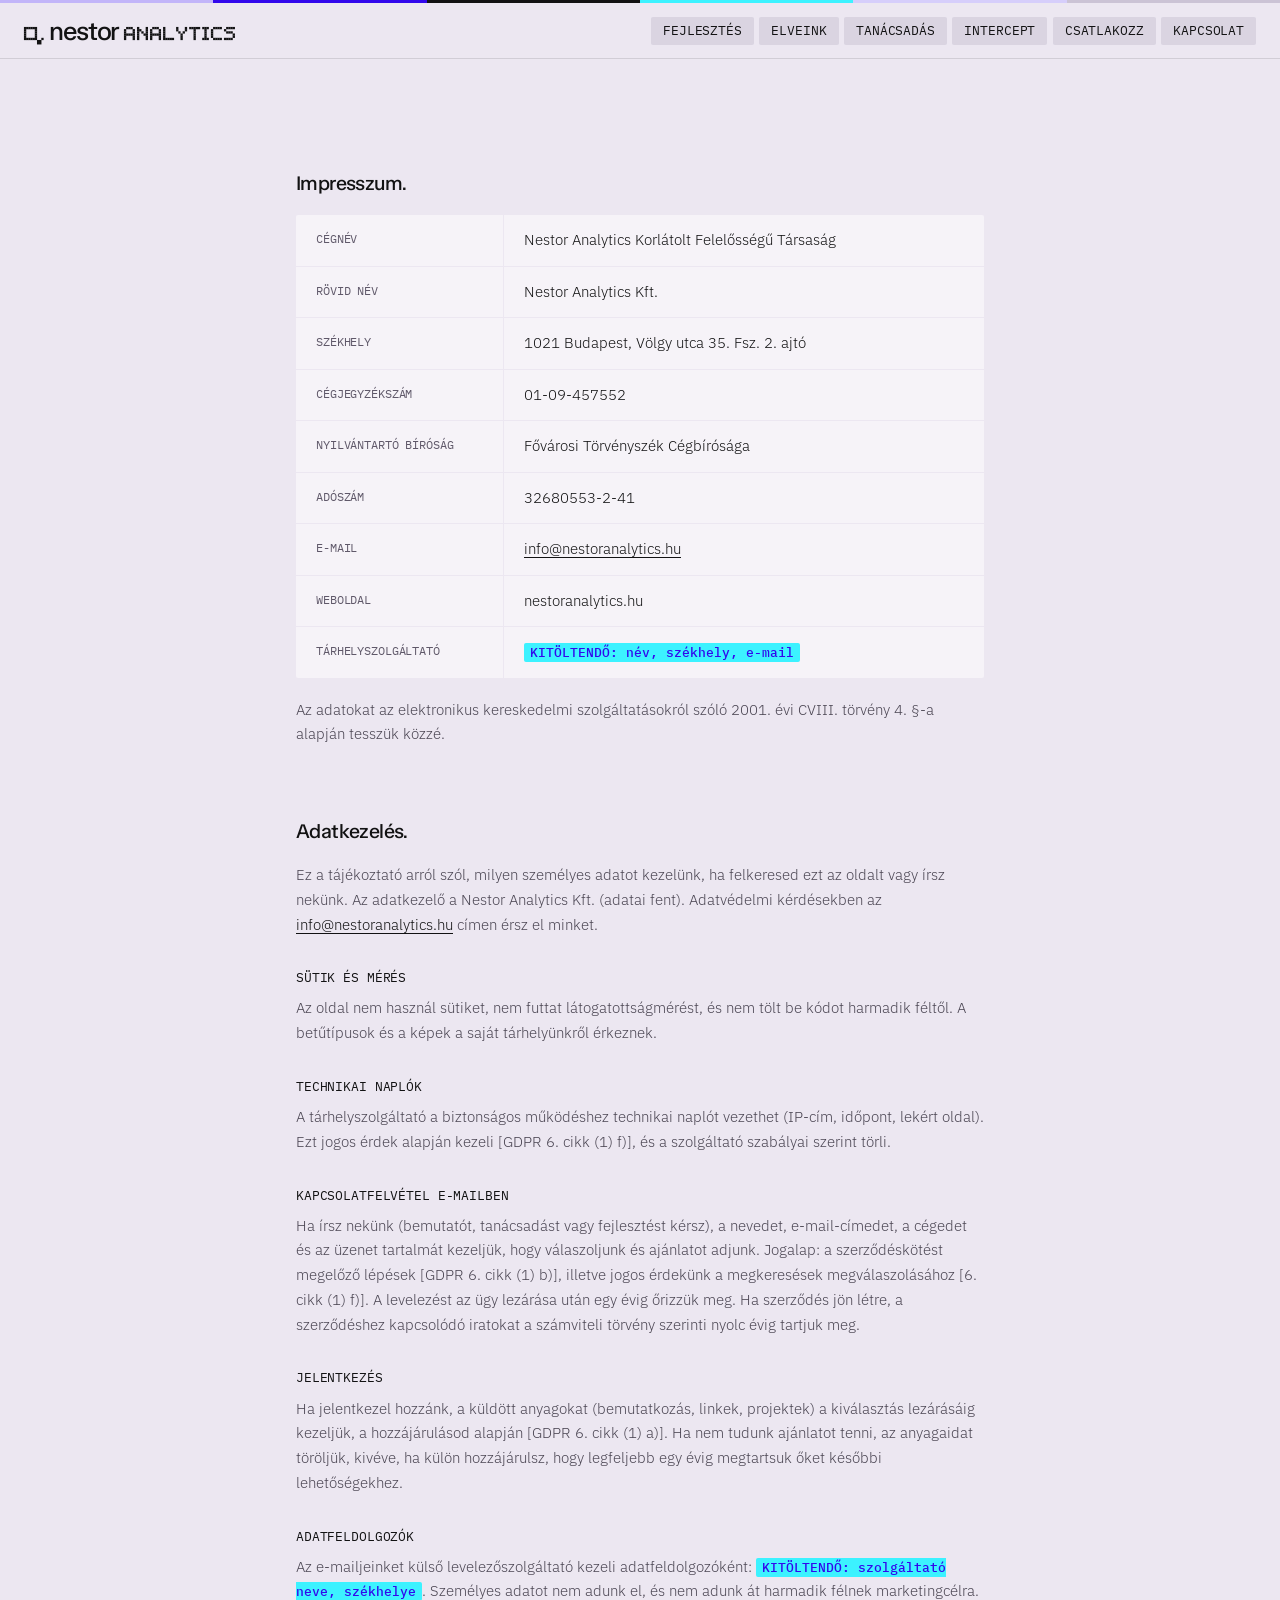
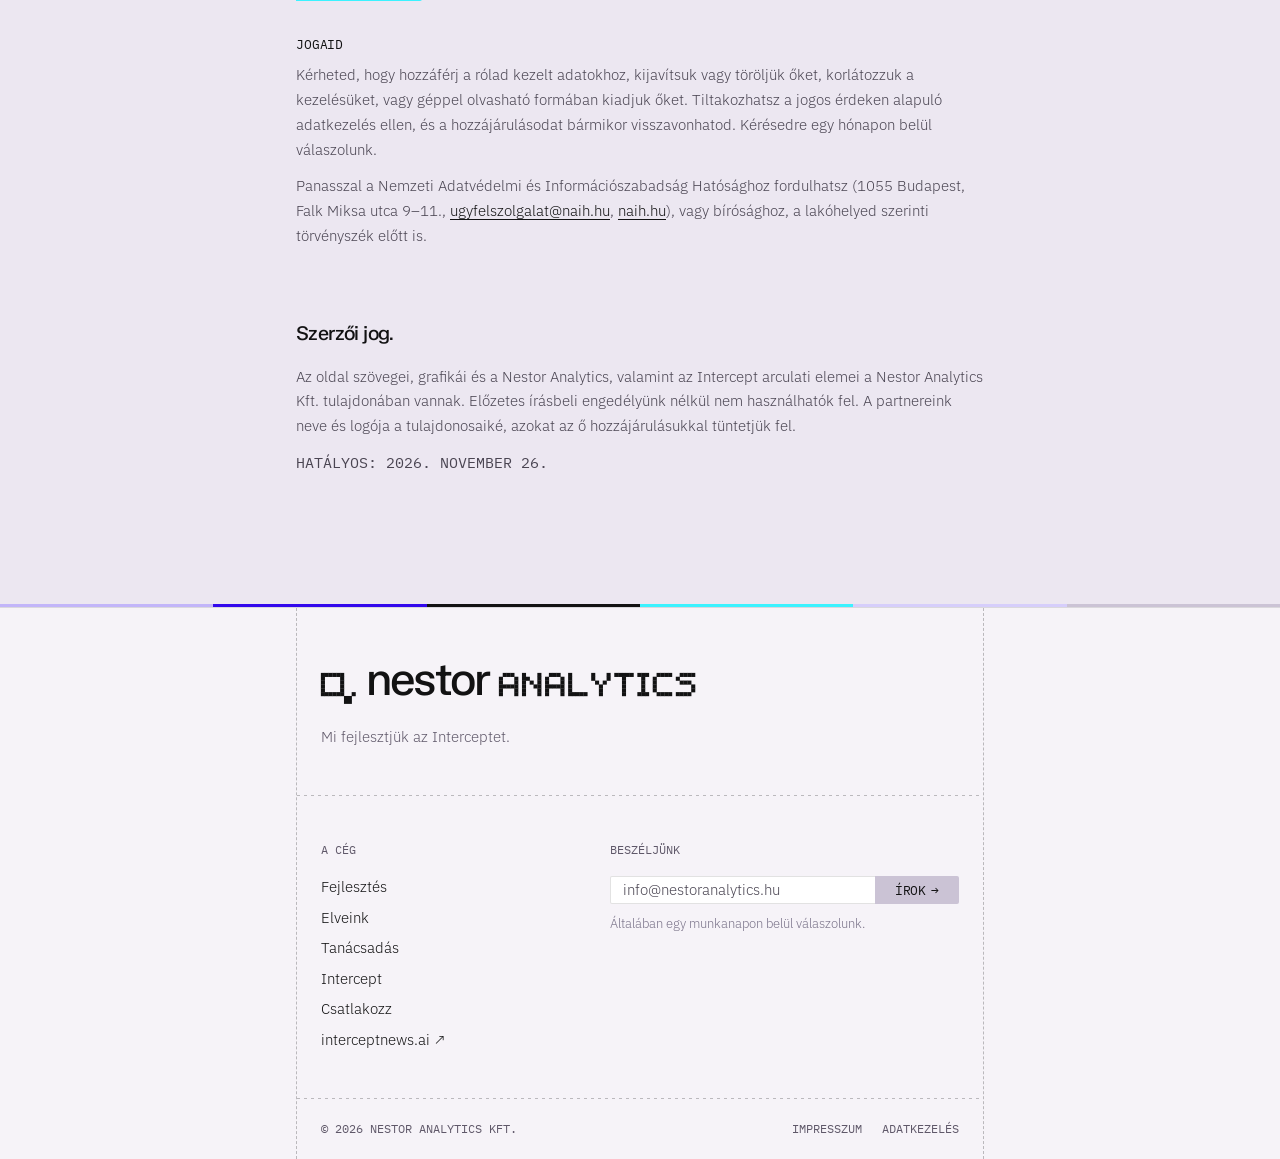
<file: impresszum.html>
<!doctype html>
<html lang="hu">
<head>
<meta charset="utf-8">
<meta name="robots" content="noindex, nofollow">
<meta name="viewport" content="width=device-width, initial-scale=1">
<title>Impresszum és adatkezelés · Nestor Analytics</title>
<meta name="description" content="A Nestor Analytics Kft. cégadatai, impresszuma és adatkezelési tájékoztatója.">
<link rel="icon" href="assets/nestor-mark.svg">
<meta property="og:title" content="Impresszum · Nestor Analytics">
<meta property="og:description" content="Magyar fejlesztőcsapat, az Intercept médiafigyelő fejlesztője. Megrendelésre egyedi szoftvert is fejlesztünk.">
<meta property="og:type" content="website">
<meta property="og:locale" content="hu_HU">
<meta name="theme-color" content="#ECE7F1">
<script>document.documentElement.classList.add('js')</script>
<style>
@font-face{font-family:"TASA Orbiter";src:url(assets/fonts/TASAOrbiter-Regular.ttf);font-weight:400}
@font-face{font-family:"TASA Orbiter";src:url(assets/fonts/TASAOrbiter-Medium.ttf);font-weight:500}
@font-face{font-family:"IBM Plex Sans";src:url(assets/fonts/IBMPlexSans-Light.ttf);font-weight:300}
@font-face{font-family:"IBM Plex Sans";src:url(assets/fonts/IBMPlexSans-Regular.ttf);font-weight:400}
@font-face{font-family:"IBM Plex Sans";src:url(assets/fonts/IBMPlexSans-Medium.ttf);font-weight:500}
@font-face{font-family:"IBM Plex Mono";src:url(assets/fonts/IBMPlexMono-Regular.ttf);font-weight:400}
@font-face{font-family:"IBM Plex Mono";src:url(assets/fonts/IBMPlexMono-Medium.ttf);font-weight:500}
@font-face{font-family:"Barlow";src:url(assets/fonts/Barlow-Medium.ttf);font-weight:500}
@font-face{font-family:"Barlow";src:url(assets/fonts/Barlow-SemiBold.ttf);font-weight:600}

:root{
  color-scheme:light;
  --page:#ECE7F1;          /* N300 lavender — the page ground */
  --card:#F6F3F8;          /* N200 */
  --white:#fff;
  --rule:#CBC3D5;          /* N400 */
  --chip:rgba(170,161,182,.28);
  --ink:#121213;           /* offblack */
  --ink-2:#4A4552;
  --ink-3:#5F5869;
  --ink-4:#7A7389;
  --blue:#3208EC;
  --blue-bright:#2B00FF;
  --blue-100:#EBE6FD;--blue-200:#D6CEFB;--blue-300:#C2B5F9;--blue-500:#9984F6;--blue-700:#7052F2;
  --cyan:#3CF2FF;
  --display:"TASA Orbiter",system-ui,sans-serif;
  --sans:"IBM Plex Sans",system-ui,sans-serif;
  --mono:"IBM Plex Mono",ui-monospace,monospace;
  --col:43rem;            /* 40rem of content + 1.5rem gutters, as labs.baseten.co --content */
  --border:rgba(18,18,19,.12);
  --dash:rgba(18,18,19,.26);
  --hover:#F1EDF5;         /* between page and card, like Baseten #F0EFEB */
  --r:2px;
  --ease:cubic-bezier(.2,.7,.2,1);
}
*{box-sizing:border-box;margin:0;padding:0}
html{scroll-behavior:smooth;-webkit-text-size-adjust:100%}
body{background:var(--page);color:var(--ink);font:300 16px/1.5 var(--sans);-webkit-font-smoothing:antialiased;min-height:100vh;display:flex;flex-direction:column}
a{color:inherit}
::selection{background:var(--cyan);color:var(--blue)}
.col{width:100%;max-width:var(--col);margin:0 auto;padding:0 1.5rem}
:focus-visible{outline:2px solid var(--blue);outline-offset:2px}
.card:focus-visible,.pcard:focus-visible{outline-offset:-2px}
section[id],footer{scroll-margin-top:4.5rem}

/* ---------- colour stripe ---------- */
.stripe{display:grid;grid-template-columns:repeat(6,1fr);height:3px}
.stripe i:nth-child(1){background:var(--blue-300)}
.stripe i:nth-child(2){background:var(--blue)}
.stripe i:nth-child(3){background:var(--ink)}
.stripe i:nth-child(4){background:var(--cyan)}
.stripe i:nth-child(5){background:var(--blue-200)}
.stripe i:nth-child(6){background:var(--rule)}

/* ---------- header ---------- */
header{position:sticky;top:0;z-index:40;background:var(--page)}
.bar{display:flex;align-items:center;justify-content:space-between;gap:1rem;height:3.5rem;padding:0 1.5rem;border-bottom:1px solid transparent;transition:border-color .3s}
header.scrolled .bar{border-bottom-color:var(--border)}
.bar .mark{--F:26px;display:flex;opacity:0;transform:translateY(-4px);transition:opacity .35s var(--ease),transform .35s var(--ease);pointer-events:none}
header.scrolled .bar .mark{opacity:1;transform:none;pointer-events:auto}
.bar nav ul{display:flex;gap:.35rem;list-style:none}
.bar .btn,.intro .links .btn{padding:7.5px 12px}
.bar nav{opacity:0;transition:opacity .35s var(--ease);pointer-events:none}
header.scrolled .bar nav{opacity:1;pointer-events:auto}

/* ---------- buttons / chips ---------- */
.btn{display:inline-flex;align-items:center;gap:.3125rem;padding:7.5px 20px;border-radius:var(--r);font:400 13px/1 var(--mono);letter-spacing:-.01em;text-transform:uppercase;text-decoration:none;color:var(--ink);background:var(--white);border:0;cursor:pointer;transition:background .2s,color .2s}
.btn .arr{transition:transform .25s var(--ease)}
.btn:hover{background:var(--blue);color:var(--white)}
.btn:hover .arr{transform:translateX(3px)}
.btn.chip{background:var(--chip)}
.btn.chip:hover{background:var(--blue);color:#fff}
.btn.chip.on{background:var(--ink);color:#fff}
.btn.signal{background:var(--cyan);color:var(--blue);font-weight:500}
.btn.signal:hover{background:var(--blue);color:var(--cyan)}
.btn.ghost{background:transparent}
.btn.ghost:hover{background:var(--chip);color:var(--ink)}

/* ---------- hero ---------- */
.hero{padding:12.5rem 0 10rem}
.word{display:flex;align-items:flex-end;gap:calc(var(--F)*.22);user-select:none;text-decoration:none;color:var(--ink)}
.hero .word{--F:min(156px,10.6vw);justify-content:center;padding:0 1.5rem;margin-bottom:8rem}
.word .lc{font:500 var(--F)/1 var(--display);letter-spacing:-.045em;color:var(--ink);transform:translateY(calc(var(--F)*.03))}
/* measured on TASA Orbiter 500: x-height = .502 em; with line-height 1 and the .03 em nudge the
   baseline sits .1275 em above the line box bottom. The pixel letters are exactly one x-height
   tall and stand on the baseline; the mark's frame does too, its tail hangs two cells below. */
.word{--xh:.502;--bl:.1275}
.word svg{height:calc(var(--F)*var(--xh));width:auto;display:block;overflow:visible;margin-bottom:calc(var(--F)*var(--bl));flex:none}
.word svg.pm{height:calc(var(--F)*var(--xh)*8/6);margin-bottom:calc(var(--F)*(var(--bl) - var(--xh)/3))}
.word svg rect{transform-box:fill-box;transform-origin:center}
.word .lc{flex:none}
.word svg rect{fill:var(--ink);transition:fill .5s}
.word svg rect.on{opacity:1}
.word svg rect.lit{fill:var(--blue)}
.word svg rect.sig{fill:var(--cyan)}
.word svg rect.c1{fill:var(--blue)}
.word svg rect.c2{fill:var(--cyan)}
.word svg rect.c3{fill:var(--blue-300)}
.word svg rect.c4{fill:var(--blue-500)}
.word svg rect.c5{fill:#9A93A6}
.word svg rect.c6{fill:var(--blue-700)}
.hero .word svg rect.hot{transition:none}
/* justified body text, with Hungarian hyphenation so the gaps stay even */
.intro p,.lede,.card .more p,.step .body,.pbody .l,.pcard span.plain{text-align:justify;hyphens:auto;-webkit-hyphens:auto}
.intro p{font-size:1.1875rem;line-height:1.5;letter-spacing:.0095px;color:rgba(18,18,19,.64);font-weight:300}
.intro p+p{margin-top:1.25rem}
.intro p a{color:var(--ink);text-underline-offset:3px;text-decoration-thickness:1px;transition:color .2s}
.intro p a:hover{color:var(--blue)}
.intro .links{display:flex;flex-wrap:wrap;gap:.5rem;margin-top:2.5rem}

/* ---------- sections ---------- */
section.block{padding:6rem 0}
.title{font:500 1.25rem/1.2 var(--display);letter-spacing:-.03em;margin-bottom:1.25rem}
.lede{color:var(--ink-3);margin:-.25rem 0 2rem;font-size:15px;line-height:1.6}
/* section separator: a 1px dashed line that drifts sideways, as on labs.baseten.co */
.sep{height:1.5rem;position:relative;overflow:hidden}
.sep span{display:block;height:1px;margin-top:.75rem;width:200%;background-image:repeating-linear-gradient(to right,var(--dash) 0,var(--dash) .1875rem,transparent .1875rem,transparent .4375rem);animation:sepL 28s linear infinite}
.sep.rev span{animation-name:sepR}
@keyframes sepL{from{transform:translateX(0)}to{transform:translateX(-50%)}}
@keyframes sepR{from{transform:translateX(-50%)}to{transform:translateX(0)}}

/* work cards */
.cards{display:grid;gap:1px}
.card{background:var(--card);border-radius:var(--r);display:grid;grid-template-rows:auto 1fr auto;gap:1.5rem;min-height:9.6875rem;padding:20px 24px;text-decoration:none;cursor:pointer;border:0;text-align:left;font:inherit;color:inherit;width:100%;transition:background .25s}
.card:hover,.card[aria-expanded=true]{background:var(--hover)}
.card .top{display:flex;justify-content:space-between;align-items:flex-start}
.num{font:400 12px/1.5 var(--mono);letter-spacing:-.01em;color:rgba(18,18,19,.48)}
.thumbs{display:flex;gap:2px}
.thumbs canvas{width:16px;height:16px;image-rendering:pixelated;display:block}
.card h3{font:400 1.0625rem/1.25 var(--sans);letter-spacing:-.02em;align-self:end;transition:color .2s;margin-bottom:.5rem}
.card:hover h3{color:var(--blue)}
.meta{font:400 12px/1.3 var(--mono);letter-spacing:-.01em;text-transform:uppercase;color:rgba(18,18,19,.56);display:flex;gap:.5rem;align-items:center}
.meta .plus{margin-left:auto;font-size:15px;transition:transform .3s var(--ease);color:var(--ink-3)}
.card[aria-expanded=true] .plus{transform:rotate(45deg)}
.card .more{display:grid;grid-template-rows:0fr;transition:grid-template-rows .4s var(--ease)}
.card .more>div{overflow:hidden}
.card .more p{font-size:15px;line-height:1.6;color:var(--ink-2);max-width:34rem;padding-top:.25rem}
.card[aria-expanded=true] .more{grid-template-rows:1fr}
.after{margin-top:1.25rem}

/* principles timeline */
.tl{position:relative;padding-left:0}
.tl::before{content:"";position:absolute;left:19.5px;top:2.5rem;bottom:2.5rem;border-left:1px dashed var(--dash)}
.step{position:relative;display:grid;grid-template-columns:2.5rem 1fr;gap:1.25rem;padding:0 0 7rem}
.step:last-child{padding-bottom:3rem}
.badge{width:2.5rem;height:2.5rem;display:flex;align-items:center;justify-content:center;background:var(--rule);font:400 12px/1 var(--mono);color:var(--ink-3);position:relative;z-index:1;border-radius:var(--r);transition:background .35s,color .35s}
.step.active .badge{background:var(--cyan);color:var(--blue);font-weight:500}
.step h4{font:400 16px/1.4 var(--mono);text-transform:uppercase;letter-spacing:-.01em;color:var(--ink-4);padding-top:.55rem;transition:color .35s}
.step.active h4{color:var(--ink)}
.step .body{font-size:15px;line-height:1.65;color:var(--ink-2);max-width:28rem;margin-top:1rem;min-height:6rem}
.step .body span{opacity:0;filter:blur(3px);transition:opacity .45s,filter .45s;display:inline}
.step.active .body span{opacity:1;filter:none}

/* partners */
.partners{display:grid;grid-template-columns:repeat(3,1fr);gap:1px}
.pcard{background:var(--card);border-radius:var(--r);padding:20px 24px;min-height:9.6875rem;display:flex;flex-direction:column;justify-content:space-between;transition:background .25s}
.pcard:hover{background:var(--hover)}
.pcard b{font:400 13px/1.35 var(--mono);text-transform:uppercase;letter-spacing:-.01em}
.pcard span{font:400 12px/1 var(--mono);text-transform:uppercase;color:var(--ink-4)}
.jobs{display:grid;grid-template-columns:1fr 1fr;gap:1px}
/* partner cards: small black mark on top, name and field below */
.plogo{display:flex;align-items:flex-start;height:40px}
.plogo img{display:block;width:auto}
.solid{filter:brightness(0)}
.knock{filter:grayscale(1) contrast(12);mix-blend-mode:multiply}
.crop{display:block;height:calc(var(--dh)*1px);width:calc(var(--dh)*var(--cw)/var(--ch)*1px);background-image:var(--src);background-repeat:no-repeat;
  background-size:calc(var(--w)*var(--dh)/var(--ch)*1px) auto;background-position:calc(var(--x)*var(--dh)/var(--ch)*-1px) calc(var(--y)*var(--dh)/var(--ch)*-1px)}
.pname{display:flex;flex-direction:column;gap:.5rem}
.pcard .pname span{line-height:1.35}
.pmore{grid-column:1/-1;flex-direction:row;align-items:flex-end;justify-content:space-between;gap:2rem}
/* one square per organisation we have worked with: a quiet crowd, now and then one lights up */
.pfield{display:grid;grid-auto-rows:6px;gap:4px;flex:none}
.pfield i{display:block;width:6px;height:6px;border-radius:1px;background:rgba(18,18,19,.09);transition:background-color .6s}
.pfield i.t1{background:rgba(18,18,19,.18)}
.pfield i.t2{background:rgba(18,18,19,.36)}
.pfield i.t3{background:var(--ink)}
.pfield i.on{background:var(--blue);transition:none}
.pfield i.sig{background:var(--cyan);transition:none}
.pplus{display:grid;grid-template-columns:repeat(3,6px);grid-template-rows:repeat(3,6px);height:40px;align-content:start}
.pplus b{background:var(--ink)}
.pplus b:nth-child(1){grid-area:1/2}.pplus b:nth-child(2){grid-area:2/1}.pplus b:nth-child(3){grid-area:2/2;background:var(--blue)}.pplus b:nth-child(4){grid-area:2/3}.pplus b:nth-child(5){grid-area:3/2}
.jobs a.pcard{text-decoration:none;color:inherit}
.jobs a.pcard:hover b{color:var(--blue)}
.pcard span.plain{font:300 14.5px/1.5 var(--sans);text-transform:none;color:var(--ink-2)}
/* consulting card: one price, one line, one button */
.cons{background:var(--white);border-radius:var(--r);margin:0 -1.5rem;padding:24px 36px 32px;position:relative}
.ctop{display:flex;justify-content:space-between;align-items:center;font:400 12px/1 var(--mono);text-transform:uppercase;color:var(--ink-3)}
.cpx{display:grid;grid-template-columns:8px 8px;grid-template-rows:8px 8px;gap:0}
.cpx b{background:var(--ink)}
.cpx b:nth-child(1){grid-area:1/1}.cpx b:nth-child(2){grid-area:2/2;background:var(--blue)}.cpx b:nth-child(3){display:none}
.cprice{display:flex;align-items:baseline;gap:.5rem;margin:2.75rem 0 1rem}
.cprice strong{font:500 4.25rem/1 var(--display);letter-spacing:-.04em}
.cprice span{font:400 13px/1 var(--mono);color:var(--ink-3)}
.cdesc{font-size:15px;line-height:1.6;color:var(--ink-2);max-width:30rem}
.cmain{display:grid;grid-template-columns:1fr auto;gap:2rem;align-items:center;padding-bottom:1.75rem;border-bottom:1px solid var(--border);margin-bottom:1.25rem}
.route{width:272px;height:120px;display:block;shape-rendering:crispEdges}
.route rect{fill:var(--ink)}
.route rect.t1{fill:rgba(18,18,19,.28)}
.route rect.t2{fill:rgba(18,18,19,.55)}
.route rect.ln{fill:var(--blue)}
.route rect.dot{fill:var(--cyan)}
.cbtn{width:100%;justify-content:space-between;padding:11px 20px}

/* product block */
.prod{max-width:58rem;margin:0 auto;padding:0 1.5rem}
.panel{background:var(--white);border-radius:var(--r);overflow:hidden}
.phead{background:var(--blue);color:#fff;position:relative;display:flex;justify-content:space-between;align-items:center;gap:1.5rem;padding:56px 36px}
.phead .px{position:absolute;width:8px;height:8px;background:var(--cyan)}
.phead .px.a{top:12px;left:12px}.phead .px.b{bottom:12px;right:12px}
.phead h3{font:500 1.25rem/1.2 var(--display);letter-spacing:-.03em}
.phead p{font-size:14px;color:rgba(255,255,255,.75);margin-top:.5rem}
.phead .btn{background:#fff;color:var(--blue)}
.phead .btn:hover{background:var(--cyan)}
.pstripe{display:grid;grid-template-columns:1fr 1fr 1fr 1fr 1fr 1fr;height:3px}
.pstripe i:nth-child(2){background:var(--cyan)}.pstripe i:nth-child(5){background:var(--blue-300)}
.pbody{display:grid;grid-template-columns:1fr 1fr}
.pbody .l{padding:32px 36px;font-size:15px;line-height:1.65;color:var(--ink-2);border-right:1px solid var(--page)}
.spec{display:grid;grid-template-columns:9rem 1fr}
.spec dt,.spec dd{padding:1rem 1.25rem;border-bottom:1px solid var(--page);font-size:14.5px}
.spec dt{font:400 12px/1.5 var(--mono);text-transform:uppercase;color:var(--ink-3);border-right:1px solid var(--page);padding-top:1.15rem}
.spec dd{color:var(--ink);line-height:1.55}
.lnote{display:block;margin-top:1rem;font:400 12px/1.5 var(--mono);text-transform:uppercase;color:var(--ink-3)}
.stack{display:flex;flex-wrap:wrap;gap:.35rem;margin-top:.9rem}
.stack span{font:400 12px/1 var(--mono);padding:.35rem .5rem;border-radius:var(--r);background:var(--page);color:var(--ink-2)}
.pfoot{grid-column:2;display:flex;gap:.5rem;padding:16px 20px}

/* ---------- Intercept block: a small copy of the interceptnews.ai hero (Blue field of 20 px tiles,
   white wordmark, TASA headline, white pill with the pixel arrow), sized to this page's frame ---------- */
.ix{position:relative;background:var(--blue);color:#fff;border-radius:var(--r);overflow:hidden;padding:32px 40px 40px;min-height:34rem;display:flex;flex-direction:column}
.ix-field{position:absolute;inset:0;width:100%;height:100%;display:block}
.ix>*:not(.ix-field){position:relative}
.ix-top{display:flex;align-items:center;justify-content:space-between}
.ix-logo{height:20px;width:auto;display:block}
.ix-site{font:500 12px/1 var(--mono);text-transform:uppercase;letter-spacing:.02em;color:rgba(255,255,255,.75);text-decoration:none}
.ix-site:hover{color:#fff}
.ix-h{font:500 clamp(2.6rem,7.4vw,4.75rem)/.92 var(--display);letter-spacing:-.05em;margin:auto 0 0;padding-top:4rem}
.ix-bottom{display:flex;align-items:flex-end;justify-content:space-between;gap:2rem;margin-top:2.5rem}
.ix-bottom p{font-size:15px;line-height:1.5;max-width:25rem;color:#fff}
.ix-pill{display:inline-flex;align-items:center;gap:12px;flex:none;background:#fff;color:var(--blue);height:44px;padding:0 26px;border-radius:999px;font:600 15px/1 "Barlow",var(--sans);text-transform:uppercase;letter-spacing:.02em;text-decoration:none;transition:background .2s}
.ix-pill:hover{background:var(--cyan)}
.px-arrow{fill:currentColor}

/* ---------- footer ---------- */
footer{margin-top:6rem}
.fgrid{border-top:1px solid var(--border);background:var(--card)}
.fcol{max-width:var(--col);margin:0 auto;border-left:1px dashed var(--dash);border-right:1px dashed var(--dash)}
.frow{padding:48px 24px;background-image:repeating-linear-gradient(to right,var(--dash) 0,var(--dash) .1875rem,transparent .1875rem,transparent .4375rem);background-size:100% 1px;background-repeat:no-repeat;background-position:bottom}
.frow:last-child{background-image:none}
.flogo .ftag{margin-top:24px}
.flogo .word{--F:min(46px,8.4vw)}
.ftag{color:var(--ink-3);font-size:15px}
.fcols{display:grid;grid-template-columns:2fr 3fr;gap:56px}
.fcols h5{font:400 12px/1 var(--mono);text-transform:uppercase;color:var(--ink-3);margin-bottom:1.25rem}
.fcols ul{list-style:none;display:grid;gap:.5rem;font-size:15px}
.fcols ul a{text-decoration:none;transition:color .2s}
.fcols ul a:hover{color:var(--blue)}
.mailrow{display:flex}
.mailrow a.addr{flex:1;display:flex;align-items:center;padding:0 .75rem;background:var(--white);border:1px solid var(--border);border-right:0;border-radius:var(--r) 0 0 var(--r);font-size:15px;text-decoration:none;color:var(--ink-2)}
.mailrow .btn{background:var(--rule);border-radius:0 var(--r) var(--r) 0}
.mailrow .btn:hover{background:var(--blue)}
.fnote{font-size:13px;color:var(--ink-4);margin-top:.65rem}
.flegal{display:flex;gap:1.25rem}
.flegal a{text-decoration:none;color:inherit}
.flegal a:hover{color:var(--blue)}
.fbot{padding-top:24px;padding-bottom:24px;display:flex;justify-content:space-between;font:400 12px/1 var(--mono);text-transform:uppercase;color:var(--ink-3)}

/* reveal on scroll */
.js .rv{opacity:0;transform:translateY(14px);transition:opacity .7s var(--ease),transform .7s var(--ease)}
.js .rv.in{opacity:1;transform:none}

@media (max-width:720px){
  .hero{padding:3.125rem 0 4rem}
  .fcols{gap:40px}
  .hero .word{margin-bottom:3.5rem;--F:9.9vw}
  .cons{padding:20px 24px 24px}
  /* phones: the nav becomes a swipeable row under the logo; short lines read better ragged */
  .bar{flex-wrap:wrap;height:auto;row-gap:10px;padding:12px 16px}
  .bar nav{width:100%;overflow-x:auto;scrollbar-width:none;margin:0 -16px;padding:0 16px;width:calc(100% + 32px)}
  .bar nav::-webkit-scrollbar{display:none}
  .bar nav ul{width:max-content}
  .bar nav,.bar .mark{display:none}
  header.scrolled .bar nav,header.scrolled .bar .mark{display:flex}
  .intro p,.lede,.card .more p,.step .body,.pbody .l,.pcard span.plain{text-align:left;hyphens:manual}
  section[id],footer{scroll-margin-top:6.5rem}
  .partners,.jobs{grid-template-columns:1fr}
  .pmore{grid-column:auto;flex-direction:column;align-items:stretch}
  .ix{padding:24px 22px 26px;min-height:30rem}
  .ix-bottom{flex-direction:column;align-items:flex-start;gap:1.25rem}
  .cons{padding:1.4rem 1.5rem 1.5rem}
  .cmain{grid-template-columns:1fr;gap:1.5rem}
  .route{width:100%;height:auto;grid-row:1}
  .pcard{min-height:6.5rem}
  .phead{flex-direction:column;align-items:flex-start;padding:3rem 1.5rem}
  .pbody{grid-template-columns:1fr}
  .pbody .l{border-right:0;border-bottom:1px solid var(--page);padding:1.5rem}
  .spec{grid-template-columns:7.5rem 1fr}
  .pfoot{grid-column:1;flex-wrap:wrap}
  .fcols{grid-template-columns:1fr}
  .step{padding-bottom:5rem}
  .intro p{font-size:1.0625rem}
}
@media (prefers-reduced-motion:reduce){
  .sep span{animation:none}

  *{transition:none!important;scroll-behavior:auto!important}
  .rv{opacity:1;transform:none}
  .step .body span{opacity:1;filter:none}
}
</style>
<style>
.legal{padding:7rem 0 2rem}
.legal h1{font:500 1.25rem/1.2 var(--display);letter-spacing:-.03em;margin-bottom:1.25rem}
.legal h2{font:500 1.25rem/1.2 var(--display);letter-spacing:-.03em;margin:4.5rem 0 1.25rem}
.legal h3{font:400 13px/1.35 var(--mono);text-transform:uppercase;letter-spacing:-.01em;margin:2rem 0 .6rem}
.legal p,.legal li{font-size:15px;line-height:1.65;color:var(--ink-2)}
.legal p+p{margin-top:.75rem}
.legal ul{padding-left:1.1rem;margin-top:.5rem}
.legal a{color:var(--ink);text-underline-offset:3px}
.legal a:hover{color:var(--blue)}
.ltab{display:grid;grid-template-columns:13rem 1fr;background:var(--card);border-radius:var(--r)}
.ltab dt,.ltab dd{padding:14px 20px;border-bottom:1px solid var(--page)}
.ltab dt{font:400 12px/1.6 var(--mono);text-transform:uppercase;letter-spacing:-.01em;color:var(--ink-3);border-right:1px solid var(--page)}
.ltab dd{font-size:15px;line-height:1.5}
.ltab dt:nth-last-of-type(1),.ltab dd:last-of-type{border-bottom:0}
.todo{background:var(--cyan);color:var(--blue);padding:1px 6px;border-radius:2px;font:500 13px/1.5 var(--mono)}
.updated{font:400 12px/1 var(--mono);text-transform:uppercase;color:var(--ink-4);margin-top:3.5rem}
@media (max-width:720px){.legal{padding:4rem 0 1rem}.ltab{grid-template-columns:1fr}.ltab dt{border-right:0;border-bottom:0;padding-bottom:0}}
</style>
</head>
<body>
<header id="hdr" class="scrolled">
  <div class="stripe"><i></i><i></i><i></i><i></i><i></i><i></i></div>
  <div class="bar">
    <a class="mark word" href="index.html" aria-label="Nestor Analytics — vissza az elejére"><svg class="pm" aria-hidden="true"></svg><span class="lc" aria-hidden="true">nestor</span><svg class="pa" aria-hidden="true"></svg></a>
    <nav aria-label="Fő navigáció"><ul>
      <li><a class="btn chip" href="index.html#megoldasok">Fejlesztés</a></li>
      <li><a class="btn chip" href="index.html#elveink">Elveink</a></li>
      <li><a class="btn chip" href="index.html#tanacsadas">Tanácsadás</a></li>
      <li><a class="btn chip" href="index.html#intercept">Intercept</a></li>
      <li><a class="btn chip" href="index.html#csatlakozz">Csatlakozz</a></li>
      <li><a class="btn chip" href="index.html#kapcsolat">Kapcsolat</a></li>
    </ul></nav>
  </div>
</header>
<main id="top">
  <article class="legal col">
    <h1>Impresszum.</h1>
    <dl class="ltab">
      <dt>Cégnév</dt><dd>Nestor Analytics Korlátolt Felelősségű Társaság</dd>
      <dt>Rövid név</dt><dd>Nestor Analytics Kft.</dd>
      <dt>Székhely</dt><dd>1021 Budapest, Völgy utca 35. Fsz. 2. ajtó</dd>
      <dt>Cégjegyzékszám</dt><dd>01-09-457552</dd>
      <dt>Nyilvántartó bíróság</dt><dd>Fővárosi Törvényszék Cégbírósága</dd>
      <dt>Adószám</dt><dd>32680553-2-41</dd>
      <dt>E-mail</dt><dd><a href="mailto:info@nestoranalytics.hu">info@nestoranalytics.hu</a></dd>
      <dt>Weboldal</dt><dd>nestoranalytics.hu</dd>
      <dt>Tárhelyszolgáltató</dt><dd><span class="todo">KITÖLTENDŐ: név, székhely, e-mail</span></dd>
    </dl>
    <p style="margin-top:1.25rem">Az adatokat az elektronikus kereskedelmi szolgáltatásokról szóló 2001. évi CVIII. törvény 4. §-a alapján tesszük közzé.</p>

    <h2 id="adatkezeles">Adatkezelés.</h2>
    <p>Ez a tájékoztató arról szól, milyen személyes adatot kezelünk, ha felkeresed ezt az oldalt vagy írsz nekünk. Az adatkezelő a Nestor Analytics Kft. (adatai fent). Adatvédelmi kérdésekben az <a href="mailto:info@nestoranalytics.hu">info@nestoranalytics.hu</a> címen érsz el minket.</p>

    <h3>Sütik és mérés</h3>
    <p>Az oldal nem használ sütiket, nem futtat látogatottságmérést, és nem tölt be kódot harmadik féltől. A betűtípusok és a képek a saját tárhelyünkről érkeznek.</p>

    <h3>Technikai naplók</h3>
    <p>A tárhelyszolgáltató a biztonságos működéshez technikai naplót vezethet (IP-cím, időpont, lekért oldal). Ezt jogos érdek alapján kezeli [GDPR 6. cikk (1) f)], és a szolgáltató szabályai szerint törli.</p>

    <h3>Kapcsolatfelvétel e-mailben</h3>
    <p>Ha írsz nekünk (bemutatót, tanácsadást vagy fejlesztést kérsz), a nevedet, e-mail-címedet, a cégedet és az üzenet tartalmát kezeljük, hogy válaszoljunk és ajánlatot adjunk. Jogalap: a szerződéskötést megelőző lépések [GDPR 6. cikk (1) b)], illetve jogos érdekünk a megkeresések megválaszolásához [6. cikk (1) f)]. A levelezést az ügy lezárása után egy évig őrizzük meg. Ha szerződés jön létre, a szerződéshez kapcsolódó iratokat a számviteli törvény szerinti nyolc évig tartjuk meg.</p>

    <h3>Jelentkezés</h3>
    <p>Ha jelentkezel hozzánk, a küldött anyagokat (bemutatkozás, linkek, projektek) a kiválasztás lezárásáig kezeljük, a hozzájárulásod alapján [GDPR 6. cikk (1) a)]. Ha nem tudunk ajánlatot tenni, az anyagaidat töröljük, kivéve, ha külön hozzájárulsz, hogy legfeljebb egy évig megtartsuk őket későbbi lehetőségekhez.</p>

    <h3>Adatfeldolgozók</h3>
    <p>Az e-mailjeinket külső levelezőszolgáltató kezeli adatfeldolgozóként: <span class="todo">KITÖLTENDŐ: szolgáltató neve, székhelye</span>. Személyes adatot nem adunk el, és nem adunk át harmadik félnek marketingcélra.</p>

    <h3>Jogaid</h3>
    <p>Kérheted, hogy hozzáférj a rólad kezelt adatokhoz, kijavítsuk vagy töröljük őket, korlátozzuk a kezelésüket, vagy géppel olvasható formában kiadjuk őket. Tiltakozhatsz a jogos érdeken alapuló adatkezelés ellen, és a hozzájárulásodat bármikor visszavonhatod. Kérésedre egy hónapon belül válaszolunk.</p>
    <p>Panasszal a Nemzeti Adatvédelmi és Információszabadság Hatósághoz fordulhatsz (1055 Budapest, Falk Miksa utca 9–11., <a href="mailto:ugyfelszolgalat@naih.hu">ugyfelszolgalat@naih.hu</a>, <a href="https://naih.hu" target="_blank" rel="noopener">naih.hu</a>), vagy bírósághoz, a lakóhelyed szerinti törvényszék előtt is.</p>

    <h2 id="szerzoi-jog">Szerzői jog.</h2>
    <p>Az oldal szövegei, grafikái és a Nestor Analytics, valamint az Intercept arculati elemei a Nestor Analytics Kft. tulajdonában vannak. Előzetes írásbeli engedélyünk nélkül nem használhatók fel. A partnereink neve és logója a tulajdonosaiké, azokat az ő hozzájárulásukkal tüntetjük fel.</p>

    <p class="updated">Hatályos: 2026. november 26.</p>
  </article>
</main>
<!-- ======= footer ======= -->
<footer id="kapcsolat">
  <div class="stripe"><i></i><i></i><i></i><i></i><i></i><i></i></div>
  <div class="fgrid">
    <div class="fcol">
      <div class="frow flogo"><span class="word" role="img" aria-label="Nestor Analytics"><svg class="pm" aria-hidden="true"></svg><span class="lc" aria-hidden="true">nestor</span><svg class="pa" aria-hidden="true"></svg></span><p class="ftag">Mi fejlesztjük az Interceptet.</p></div>
      <div class="frow fcols">
        <div>
          <h5>A cég</h5>
          <ul>
            <li><a href="index.html#megoldasok">Fejlesztés</a></li>
            <li><a href="index.html#elveink">Elveink</a></li>
            <li><a href="index.html#tanacsadas">Tanácsadás</a></li>
            <li><a href="index.html#intercept">Intercept</a></li>
            <li><a href="index.html#csatlakozz">Csatlakozz</a></li>
            <li><a href="https://interceptnews.ai" target="_blank" rel="noopener">interceptnews.ai ↗</a></li>
          </ul>
        </div>
        <div>
          <h5>Beszéljünk</h5>
          <div class="mailrow">
            <a class="addr" href="mailto:info@nestoranalytics.hu">info@nestoranalytics.hu</a>
            <a class="btn" href="mailto:info@nestoranalytics.hu">Írok <span class="arr">→</span></a>
          </div>
          <p class="fnote">Általában egy munkanapon belül válaszolunk.</p>
        </div>
      </div>
      <div class="frow fbot"><span>© 2026 Nestor Analytics Kft.</span><span class="flegal"><a href="impresszum.html">Impresszum</a><a href="impresszum.html#adatkezeles">Adatkezelés</a></span></div>
    </div>
  </div>
</footer>
<script>
/* ---------- pixel wordmark ---------- */
const G={
 A:["01110","10001","10001","11111","10001","10001"],
 N:["10001","11001","10101","10011","10001","10001"],
 L:["10000","10000","10000","10000","10000","11111"],
 Y:["10001","10001","01010","00100","00100","00100"],
 T:["11111","00100","00100","00100","00100","00100"],
 I:["111","010","010","010","010","111"],
 C:["01111","10000","10000","10000","10000","01111"],
 S:["01111","10000","01110","00001","00001","11110"]
};
const reduce=matchMedia('(prefers-reduced-motion: reduce)').matches;
const NS='http://www.w3.org/2000/svg';
/* The mark is the original Nestor logo, unchanged. Its artwork is already a pixel grid:
   with s = frame stroke, the frame is 6s × 6s with a 4s hole, the tail is a 2s square hanging
   diagonally off the bottom-right corner, and the small square is 1s, at column 8, row 5.
   The letters use the same cell, 6 rows tall, so the frame is exactly the x-height. */
const MARK=[];
const RING=[];for(let x=0;x<6;x++)RING.push([x,0]);for(let y=1;y<6;y++)RING.push([5,y]);for(let x=4;x>=0;x--)RING.push([x,5]);for(let y=4;y>0;y--)RING.push([0,y]);
RING.forEach(([x,y])=>MARK.push([x,y,1,'ring']));
MARK.push([6,6,2,'tail']);MARK.push([8,5,1,'emit']);
function cellsFor(word){const out=[];let x=0;
  for(const ch of word){const g=G[ch];g.forEach((row,y)=>[...row].forEach((b,i)=>{if(b==='1')out.push([x+i,y,1])}));x+=g[0].length+1}
  return {cells:out,w:x-1,h:6}}
function draw(svg,cells,w,h){const rs=[];
  cells.forEach(([x,y,s,c])=>{const r=document.createElementNS(NS,'rect');
    r.setAttribute('x',x-.03);r.setAttribute('y',y-.03);r.setAttribute('width',s+.06);r.setAttribute('height',s+.06);
    if(c)r.classList.add(c);svg.appendChild(r);rs.push(r)});
  svg.setAttribute('viewBox',`0 0 ${w} ${h}`);return rs}
const AN=cellsFor('ANALYTICS');
document.querySelectorAll('.word').forEach(wd=>{
  wd._m=draw(wd.querySelector('.pm'),MARK,9,8);
  wd._a=draw(wd.querySelector('.pa'),AN.cells,AN.w,AN.h);
});

</script>
</body>
</html>
</file>
<file: site.css>
@font-face{font-family:"TASA Orbiter";src:url(assets/fonts/TASAOrbiter-Regular.ttf);font-weight:400;font-display:swap}
@font-face{font-family:"TASA Orbiter";src:url(assets/fonts/TASAOrbiter-Medium.ttf);font-weight:500;font-display:swap}
@font-face{font-family:"IBM Plex Sans";src:url(assets/fonts/IBMPlexSans-Light.ttf);font-weight:300;font-display:swap}
@font-face{font-family:"IBM Plex Sans";src:url(assets/fonts/IBMPlexSans-Regular.ttf);font-weight:400;font-display:swap}
@font-face{font-family:"IBM Plex Sans";src:url(assets/fonts/IBMPlexSans-Medium.ttf);font-weight:500;font-display:swap}
@font-face{font-family:"IBM Plex Mono";src:url(assets/fonts/IBMPlexMono-Regular.ttf);font-weight:400;font-display:swap}
@font-face{font-family:"IBM Plex Mono";src:url(assets/fonts/IBMPlexMono-Medium.ttf);font-weight:500;font-display:swap}
@font-face{font-family:"Barlow";src:url(assets/fonts/Barlow-Medium.ttf);font-weight:500;font-display:swap}
@font-face{font-family:"Barlow";src:url(assets/fonts/Barlow-SemiBold.ttf);font-weight:600;font-display:swap}

:root{
  color-scheme:light;
  --white:#fff;
  --ground:#F7F5F9;
  --tile:#F3F1F6;
  --tile-h:#ECE8F1;
  --n300:#ECE7F1;
  --n400:#CBC3D5;
  --ink:#121213;
  --ink-2:#3A3640;
  --ink-3:#5F5869;
  --ink-4:#8A8397;
  --ghost:#C9C3D1;
  --blue:#3208EC;
  --blue-bright:#2B00FF;
  --blue-100:#EBE6FD;--blue-200:#D6CEFB;--blue-300:#C2B5F9;--blue-500:#9984F6;--blue-700:#7052F2;
  --cyan:#3CF2FF;--cyan-100:#E0FCFF;--cyan-300:#A6F8FF;
  --orange:#E64922;--orange-l:#FF8661;--orange-100:#FCEDE9;
  --violet:#4A3B78;
  --display:"TASA Orbiter",system-ui,sans-serif;
  --sans:"IBM Plex Sans",system-ui,sans-serif;
  --mono:"IBM Plex Mono",ui-monospace,monospace;
  --cta:"Barlow",system-ui,sans-serif;
  --gut:12px;           /* textured gutter around the white panels */
  --pad:24px;           /* panel inner padding: content edge = 36px, as on the reference */
  --ease:cubic-bezier(.2,.7,.2,1);
  --spring:cubic-bezier(.34,1.4,.5,1);
  --tex:radial-gradient(circle at 1px 1px,rgba(74,59,120,.20) .7px,transparent 1.05px) 0 0/4px 4px;
}
*{box-sizing:border-box;margin:0;padding:0}
html{scroll-behavior:smooth;-webkit-text-size-adjust:100%}
body{background:var(--tex),var(--ground);color:var(--ink);font:300 16px/1.4 var(--sans);letter-spacing:.01em;-webkit-font-smoothing:antialiased;overflow-x:hidden}
a{color:inherit;text-decoration:none}
button{font:inherit;color:inherit;background:none;border:0;cursor:pointer}
img{display:block}
::selection{background:var(--cyan);color:var(--blue)}
:focus-visible{outline:2px solid var(--blue);outline-offset:2px}
.sr{position:absolute;width:1px;height:1px;overflow:hidden;clip:rect(0 0 0 0)}

/* ---------- panels & spacers ---------- */
main{display:block}
.panel{background:var(--white);margin:0 var(--gut);padding:0 var(--pad);position:relative}
.spacer{height:48px;position:relative;margin:0 var(--gut)}
.spacer i{position:absolute;top:0;height:12px;background:var(--white)}
.spacer i.b{top:auto;bottom:0}

/* ---------- header ---------- */
.top{position:sticky;top:0;z-index:50;background:var(--white);margin:0 var(--gut);transition:box-shadow .3s}
.top.scrolled{box-shadow:0 1px 0 rgba(18,18,19,.08)}
.top-in{display:flex;align-items:center;gap:2rem;height:64px;padding:0 var(--pad)}
.brand{display:flex;align-items:center;color:var(--blue);flex:none}
.brand .wm{height:22px;width:auto;display:block}
.mainnav{flex:1;display:flex;justify-content:center}
.mainnav ul{display:flex;list-style:none;gap:.25rem}
.nl{display:inline-flex;align-items:center;gap:.35rem;padding:8px 12px;font:400 15px/1 var(--sans);letter-spacing:.01em;color:var(--ink);transition:color .2s}
.nl:hover,.nl[aria-expanded=true]{color:var(--blue)}
.car{width:7px;height:7px;border-right:1.2px solid currentColor;border-bottom:1.2px solid currentColor;transform:translateY(-2px) rotate(45deg);transition:transform .25s var(--ease)}
.nl[aria-expanded=true] .car{transform:translateY(1px) rotate(225deg)}
.top-r{display:flex;align-items:center;gap:.5rem;flex:none;margin-left:auto}
.lang{font:500 12px/1 var(--mono);letter-spacing:.06em;color:var(--ink-3)}
.has-menu{position:relative}
.menu{position:absolute;left:50%;top:calc(100% + 14px);transform:translate(-50%,-6px);opacity:0;pointer-events:none;transition:opacity .2s var(--ease),transform .25s var(--ease)}
.menu.open{opacity:1;transform:translate(-50%,0);pointer-events:auto}
.menu-in{background:var(--white);box-shadow:0 0 0 1px rgba(18,18,19,.08),0 24px 48px -16px rgba(50,8,236,.18);padding:8px;display:grid;grid-template-columns:1fr 1fr;gap:2px;width:560px}
.menu a{display:grid;grid-template-columns:36px 1fr;column-gap:12px;padding:12px;align-items:center;transition:background .2s}
.menu a:hover{background:var(--tile)}
.menu .mi{grid-row:span 2;width:36px;height:36px;display:grid;place-items:center;background:var(--tile);color:var(--blue)}
.menu a:hover .mi{background:var(--blue);color:var(--white)}
.menu b{font:400 15px/1.2 var(--sans)}
.menu em{font:400 12.5px/1.35 var(--sans);font-style:normal;color:var(--ink-3)}
.burger{display:none;width:40px;height:36px;background:var(--ink);position:relative}
.burger i{position:absolute;left:11px;right:11px;height:1.5px;background:#fff;transition:transform .3s var(--ease)}
.burger i:first-child{top:14px}.burger i:last-child{top:20px}
.burger[aria-expanded=true] i:first-child{transform:translateY(3px) rotate(45deg)}
.burger[aria-expanded=true] i:last-child{transform:translateY(-3px) rotate(-45deg)}

/* ---------- buttons (3D lift like the reference) ---------- */
.btn{--bc:var(--blue);--bf:var(--white);--sd:#1C0396;position:relative;display:inline-flex;align-items:center;justify-content:space-between;gap:1rem;height:36px;padding:0 12px;background:var(--bc);color:var(--bf);font:500 14px/1 var(--cta);letter-spacing:.01em;white-space:nowrap;transition:transform .18s var(--ease),box-shadow .18s var(--ease),background .2s}
.btn.b3d:hover{transform:translate(-3px,-3px);box-shadow:1px 1px 0 var(--sd),2px 2px 0 var(--sd),3px 3px 0 var(--sd)}
.btn.b3d:active{transform:translate(-1px,-1px);box-shadow:1px 1px 0 var(--sd)}
.btn.soft{--bc:var(--tile);--bf:var(--ink);--sd:var(--n400)}
.btn.line{--bc:var(--white);--bf:var(--ink);--sd:var(--ink);box-shadow:inset 0 0 0 1px var(--n400)}
.btn.line.b3d:hover{box-shadow:inset 0 0 0 1px var(--ink),1px 1px 0 var(--sd),2px 2px 0 var(--sd),3px 3px 0 var(--sd)}
.btn.wide{width:212px}
.tri{width:0;height:0;border-left:5px solid currentColor;border-top:4px solid transparent;border-bottom:4px solid transparent;transition:transform .2s var(--ease)}
.btn:hover .tri{transform:translateX(2px)}
.ctas{display:flex;gap:12px;flex-wrap:wrap}

/* ---------- eyebrow / headings ---------- */
.eyebrow{display:inline-flex;align-items:center;gap:8px;background:var(--ink);color:var(--white);font:400 11px/1 var(--mono);letter-spacing:.06em;text-transform:uppercase;padding:5px 10px 5px 8px}
.eyebrow::before{content:"";width:5px;height:5px;background:linear-gradient(var(--cyan) 0 0) 0 0/2px 2px no-repeat,linear-gradient(var(--cyan) 0 0) 3px 0/2px 2px no-repeat,linear-gradient(var(--cyan) 0 0) 0 3px/2px 2px no-repeat,linear-gradient(var(--cyan) 0 0) 3px 3px/2px 2px no-repeat}
.eyebrow.soft{background:var(--tile);color:var(--ink-2)}
.eyebrow.soft::before{background:linear-gradient(var(--blue) 0 0) 0 0/2px 2px no-repeat,linear-gradient(var(--blue) 0 0) 3px 0/2px 2px no-repeat,linear-gradient(var(--blue) 0 0) 0 3px/2px 2px no-repeat,linear-gradient(var(--blue) 0 0) 3px 3px/2px 2px no-repeat}
.mega{font:400 clamp(48px,7.25vw,112px)/1 var(--display);letter-spacing:-.035em;padding:64px 0 36px}
.mega .ln{display:block;overflow:hidden;padding-bottom:.06em;margin-bottom:-.06em}
.mega .ln>span{display:inline-block;transform:translateY(105%);transition:transform 1.1s var(--ease)}
.mega .ln:nth-child(2)>span{transition-delay:.09s}
.ready .mega .ln>span{transform:none}
.h2{font:400 clamp(34px,3.9vw,56px)/1.1 var(--display);letter-spacing:-.02em;margin:24px 0 36px}
.h2.big{font-size:clamp(40px,4.4vw,64px);line-height:1.04;text-align:center}
.h2.big span{display:block}

/* ---------- hero stage ---------- */
.hero{padding-bottom:var(--pad)}
.stage{position:relative;height:clamp(400px,34.2vw,600px);background:#F6F4F9;overflow:hidden}
.stage canvas,.pstage canvas{position:absolute;inset:0;width:100%;height:100%;display:block}
.js .stage canvas{opacity:0;transition:opacity .9s var(--ease)}
.ready .stage canvas{opacity:1}
.cut{position:absolute;background:var(--white);z-index:2}
.intro{left:0;top:0;width:min(460px,40%);min-height:151px;padding:0 24px 24px 0}
.intro p{font:300 16px/1.4 var(--sans);color:var(--ink-2);max-width:436px;margin-bottom:20px}

/* product card: floats 12px inside the stage, like the reference */
.prodcard{position:absolute;z-index:3;left:12px;bottom:12px;width:320px}
.pc-tag{position:absolute;left:0;bottom:calc(100% + 6px);background:var(--ink);color:#fff;font:400 10px/1 var(--mono);letter-spacing:.08em;text-transform:uppercase;padding:4px 6px;opacity:0;transform:translateY(4px);transition:opacity .2s,transform .3s var(--ease);pointer-events:none}
.prodcard.switching .pc-tag{opacity:1;transform:none}
.picks{display:inline-flex;gap:4px;background:var(--white);padding:8px 10px}
.pick{width:32px;height:32px;padding:4px;display:grid;place-items:center;background:transparent;color:var(--ic,var(--blue));transition:background .3s var(--ease)}
.pick span{width:24px;height:24px;display:block;padding:3px;background:var(--white);box-shadow:inset 0 0 0 1px var(--n300)}
.pick:hover{background:var(--tile)}
.pick[aria-selected=true]{background:var(--tb,var(--blue-100))}
.pick[aria-selected=true] span{box-shadow:inset 0 0 0 1.5px var(--ic,var(--blue))}
.pc-body{background:var(--white);padding:14px;margin-top:8px;min-height:92px;transition:opacity .25s var(--ease),transform .35s var(--ease)}
.pc-body b{display:block;font:500 16px/1.25 var(--sans);margin-bottom:4px}
.pc-body p{font:300 14px/1.35 var(--sans);color:var(--ink-2)}
.prodcard.switching .pc-body{opacity:0;transform:translateY(6px)}

/* client tiles: 2 + 1 cluster in the bottom-right corner, white surround */
.cluster{right:0;bottom:0;width:calc(var(--tw) * 2 + 12px);height:calc(var(--th) * 2 + 12px);--tw:clamp(150px,15.14vw,270px);--th:calc(var(--tw) * 106 / 218);background:transparent;display:grid;grid-template-columns:var(--tw) var(--tw);grid-template-rows:var(--th) var(--th);gap:12px}
.cluster::before{content:"";position:absolute;top:-12px;right:0;bottom:0;left:calc(var(--tw) + 0px);background:var(--white);z-index:-1}
.cluster::after{content:"";position:absolute;left:-12px;right:0;bottom:0;top:calc(var(--th));background:var(--white);z-index:-1}
.cluster .t-a{grid-column:2;grid-row:1}
.cluster .t-b{grid-column:1;grid-row:2}
.cluster .t-c{grid-column:2;grid-row:2}
.tile{position:relative;background:var(--tile);display:grid;place-items:center;overflow:hidden;transition:background .35s var(--ease)}
.tile:hover{background:var(--tile-h)}
.tile.tint-b{background:var(--blue-100)}
.tile.tint-c{background:var(--cyan-100)}
.tile.tint-o{background:var(--orange-100)}
.tile .tl{position:absolute;left:10px;top:9px;font:400 10px/1 var(--mono);letter-spacing:.08em;text-transform:uppercase;color:var(--ink-4);opacity:.0;transform:translateY(-3px);transition:opacity .25s,transform .25s var(--ease)}
.tile:hover .tl{opacity:1;transform:none}
.tile img{max-width:56%;max-height:46%;object-fit:contain;filter:grayscale(1) contrast(1.1);opacity:.86;mix-blend-mode:multiply;transition:filter .4s var(--ease),transform .5s var(--ease)}
.tile:hover img{filter:none;opacity:1;transform:scale(1.04)}
.cluster img[alt=WebDoki]{max-width:66%}
.srcgrid{display:grid;grid-template-columns:repeat(6,1fr);gap:12px;margin-top:12px}
.srcgrid .tile{display:flex;align-items:center;justify-content:center;aspect-ratio:218/106}
.wn{font:400 clamp(17px,1.65vw,24px)/1 var(--display);letter-spacing:-.02em;color:var(--ink);text-align:center;padding:0 8px}
.wn.num{font-size:clamp(22px,2.2vw,32px)}
.tile .sub{position:absolute;bottom:10px;left:0;right:0;text-align:center;font:400 10.5px/1.2 var(--mono);letter-spacing:.04em;text-transform:uppercase;color:var(--ink-3)}

/* ---------- statement ---------- */
.statement{padding:72px var(--pad) 80px}
.reveal-text{font:400 clamp(28px,3.3vw,48px)/1.16 var(--display);letter-spacing:-.02em;max-width:1240px;text-indent:clamp(120px,15vw,220px)}
.reveal-text .w{color:var(--ghost);transition:color .35s var(--ease)}
.reveal-text .w.on{color:var(--ink)}
.reveal-text .w.hot{color:var(--blue)}

/* ---------- products ---------- */
.products{padding:24px var(--pad) var(--pad)}
.pstage{position:relative;height:clamp(560px,46vw,700px);background:#EEEAF7;overflow:hidden}
.ptabs{left:0;top:0;width:min(370px,30%);padding:0 24px 18px 0;display:flex;flex-direction:column}
.ptab{display:flex;justify-content:space-between;align-items:center;padding:10px 0 9px 8px;margin-left:-8px;border-bottom:1px solid var(--n300);font:400 14px/1.2 var(--sans);color:var(--ink-4);text-align:left;transition:color .2s,border-color .3s}
.ptab i{width:12px;height:12px;display:block;color:var(--n400);transition:color .3s}
.ptab:hover{color:var(--ink)}
.ptab[aria-selected=true]{color:var(--ink);border-bottom-color:var(--ink)}
.ptab[aria-selected=true] i{color:var(--pc,var(--blue))}
.pdetail{position:absolute;z-index:3;right:24px;bottom:24px;width:min(380px,32%);background:var(--white);display:flex;flex-direction:column}
.pdetail>header{display:flex;align-items:center;gap:12px;padding:16px;border-bottom:1px solid var(--n300)}
.pd-ic{width:28px;height:28px;display:grid;place-items:center;background:var(--pc,var(--blue));color:var(--white)}
.pd-ic svg{width:16px;height:16px}
.pdetail h3{font:400 22px/1.15 var(--display);letter-spacing:-.015em}
.pd-text{padding:16px;font:300 15px/1.42 var(--sans);color:var(--ink-2);border-bottom:1px solid var(--n300);min-height:104px}
.pd-ex{padding:14px 16px 16px}
.mono-l{display:block;font:400 10.5px/1 var(--mono);letter-spacing:.08em;text-transform:uppercase;color:var(--ink-4);margin-bottom:10px}
.ex{border-left:2px solid var(--pc,var(--blue));padding:2px 0 2px 12px;min-height:84px}
.ex .src{display:flex;justify-content:space-between;font:400 11px/1.3 var(--mono);color:var(--ink-3);letter-spacing:.02em;margin-bottom:6px}
.ex .src b{font-weight:500;color:var(--pc,var(--blue))}
.ex .tt{font:400 15px/1.3 var(--sans);color:var(--ink);margin-bottom:6px}
.ex .why{font:300 13px/1.35 var(--sans);color:var(--ink-3)}
.ex .why em{font-style:normal;font-weight:500;color:var(--ink)}
.pdetail .btn{margin:0 16px 16px;width:auto}
.pdetail.swap .pd-text,.pdetail.swap .ex,.pdetail.swap h3{animation:swapIn .5s var(--ease)}

/* ---------- outcomes ---------- */
.outcomes{display:grid;grid-template-columns:minmax(200px,25%) 1fr;gap:clamp(24px,5vw,72px);padding:24px var(--pad) 72px}
.olist{position:sticky;top:88px;align-self:start;padding-top:0}
.olist .eyebrow{width:100%;max-width:220px;margin-bottom:28px}
.olist ol{list-style:none;max-width:220px}
.olist a{display:flex;justify-content:space-between;align-items:center;padding:7px 0;border-bottom:1px solid var(--n300);font:400 14px/1.2 var(--sans);color:var(--ghost);transition:color .25s}
.olist a::after{content:"";width:6px;height:6px;background:var(--ink);transform:scale(0);transition:transform .3s var(--spring)}
.olist a:hover{color:var(--ink-3)}
.olist a.on{color:var(--ink)}
.olist a.on::after{transform:scale(1)}
.oblocks{min-width:0}
.ob{padding:0 0 120px}
.ob:last-of-type{padding-bottom:72px}
.ruled{font:400 clamp(34px,3.9vw,56px)/1.1 var(--display);letter-spacing:-.02em;margin-bottom:28px}
.ruled span{display:block;border-bottom:1px solid var(--n400);padding:4px 0 2px}
.ruled span:first-child{padding-top:0}
.olede{font:300 16px/1.4 var(--sans);color:var(--ink-2);max-width:440px;margin-bottom:40px}
.opair{display:grid;grid-template-columns:1fr 1.27fr;gap:24px;align-items:stretch}
.ovis{background:var(--tile);min-height:360px;position:relative;overflow:hidden}
.ocard{--oc:var(--blue-200);--of:var(--ink);background:var(--oc);color:var(--of);display:flex;flex-direction:column;min-height:360px}
.ocard.c-blue{--oc:var(--blue);--of:#fff}
.ocard.c-cyan{--oc:var(--cyan);--of:var(--ink)}
.ocard.c-violet{--oc:var(--blue-300);--of:var(--ink)}
.ocard.c-orange{--oc:var(--orange-l);--of:var(--ink)}
.ocard.c-ink{--oc:var(--ink);--of:#fff}
.oc-top{display:flex;justify-content:space-between;padding:12px 16px;font:400 13px/1.2 var(--sans);border-bottom:1px solid color-mix(in srgb,var(--of) 18%,transparent)}
.oc-top .mini{font-size:9px}
.oc-q{flex:1;padding:20px 16px;font:400 clamp(19px,1.65vw,24px)/1.3 var(--display);letter-spacing:-.01em}
.oc-stats{display:grid;grid-template-columns:1fr 1fr;border-top:1px solid color-mix(in srgb,var(--of) 18%,transparent);margin:0 16px;padding:18px 0 16px}
.oc-stats b{display:block;font:400 clamp(20px,1.8vw,26px)/1.1 var(--display);letter-spacing:-.01em;margin-bottom:8px}
.oc-stats span{font:400 10.5px/1.2 var(--mono);letter-spacing:.08em;text-transform:uppercase;opacity:.78}

/* outcome visuals */
.ovis .vlabel{position:absolute;left:14px;top:12px;font:400 10.5px/1 var(--mono);letter-spacing:.08em;text-transform:uppercase;color:var(--ink-4);z-index:2}
.vs-score{position:absolute;inset:40px 14px 14px;display:flex;flex-direction:column;gap:6px}
.vs-row{display:grid;grid-template-columns:minmax(0,1fr) 46px;align-items:center;gap:10px;background:var(--white);padding:9px 10px;transition:transform .6s var(--ease),opacity .5s,background .5s;will-change:transform}
.vs-row .t{font:400 13px/1.25 var(--sans);color:var(--ink);white-space:nowrap;overflow:hidden;text-overflow:ellipsis}
.vs-row .m{font:400 10.5px/1 var(--mono);color:var(--ink-4);margin-top:4px;letter-spacing:.03em}
.vs-row .s{font:500 15px/1 var(--mono);text-align:right;color:var(--ink-4)}
.vs-row .bar{grid-column:1/-1;height:3px;background:var(--n300);position:relative;overflow:hidden}
.vs-row .bar i{position:absolute;inset:0;background:var(--n400);transform-origin:0 50%;transform:scaleX(0);transition:transform 1.1s var(--ease)}
.vs-row.hi{background:#fff;box-shadow:inset 3px 0 0 var(--blue)}
.vs-row.hi .s{color:var(--blue)}
.vs-row.hi .bar i{background:var(--blue)}
.vs-row.lo{opacity:.55}
.vs-th{position:absolute;left:14px;right:14px;height:0;border-top:1px dashed var(--blue-500);z-index:2;transition:top .6s var(--ease)}
.vs-th span{position:absolute;right:0;top:-16px;font:400 10px/1 var(--mono);color:var(--blue);letter-spacing:.06em;background:var(--tile);padding:2px 4px}
.vs-why{position:absolute;left:14px;right:14px;bottom:14px;background:var(--ink);color:#fff;padding:10px 12px;font:300 12.5px/1.35 var(--sans);opacity:0;transform:translateY(8px);transition:opacity .4s,transform .5s var(--ease);z-index:3}
.vs-why b{font:500 10px/1 var(--mono);letter-spacing:.08em;color:var(--cyan);display:block;margin-bottom:5px;text-transform:uppercase}
.vs-why.show{opacity:1;transform:none}

.va-field{position:absolute;inset:38px 14px 14px;display:grid;grid-template-columns:repeat(14,1fr);grid-auto-rows:1fr;gap:3px}
.va-field i{background:var(--n300);transition:background .5s}
.va-field i.d{background:var(--n400)}
.va-field i.sig{background:var(--cyan);box-shadow:0 0 0 2px var(--white)}
.va-note{position:absolute;right:16px;bottom:16px;width:min(270px,84%);background:rgba(255,255,255,.82);backdrop-filter:blur(14px);-webkit-backdrop-filter:blur(14px);border-radius:16px;padding:12px 14px;display:grid;grid-template-columns:32px 1fr;gap:10px;box-shadow:0 20px 50px rgba(43,0,255,.14);opacity:0;transform:translateY(14px) scale(.97);transition:opacity .45s,transform .6s var(--spring);z-index:3}
.va-note.show{opacity:1;transform:none}
.va-note img{width:32px;height:32px;border-radius:8px}
.va-note b{display:flex;justify-content:space-between;font:500 12px/1.2 var(--sans);margin-bottom:3px}
.va-note b span{font-weight:400;color:var(--ink-4)}
.va-note p{font:400 12.5px/1.3 var(--sans);color:var(--ink-2)}

.vl-card{position:absolute;inset:40px 14px 14px;background:var(--white);padding:16px;display:flex;flex-direction:column;gap:10px}
.vl-meta{display:flex;justify-content:space-between;font:400 10.5px/1 var(--mono);color:var(--ink-4);letter-spacing:.05em}
.vl-flag{display:inline-flex;gap:6px;align-items:center}
.vl-flag i{font-style:normal;background:var(--ink);color:#fff;padding:3px 5px}
.vl-flag i.hu{background:var(--blue)}
.vl-t{font:400 19px/1.25 var(--display);letter-spacing:-.01em;min-height:3.75em}
.vl-s{font:300 13.5px/1.4 var(--sans);color:var(--ink-2);min-height:5.6em}
.vl-orig{margin-top:auto;display:flex;justify-content:space-between;align-items:center;border-top:1px solid var(--n300);padding-top:10px;font:400 11px/1 var(--mono);color:var(--ink-4)}
.vl-orig u{text-decoration:none;color:var(--blue)}
.scr{color:var(--blue-500)}

.vsrc{position:absolute;inset:40px 14px 14px;display:grid;grid-template-columns:repeat(4,1fr);grid-template-rows:repeat(3,1fr);gap:6px}
.vsrc div{background:var(--white);display:flex;flex-direction:column;justify-content:space-between;padding:10px;font:400 12px/1.2 var(--sans);color:var(--ink-3);transition:background .4s,color .4s,transform .5s var(--spring)}
.vsrc div em{font:400 10px/1 var(--mono);font-style:normal;color:var(--ink-4);letter-spacing:.05em}
.vsrc div.on{background:var(--ink);color:#fff;transform:translateY(-2px)}
.vsrc div.on em{color:var(--cyan)}
.vsrc div.vid{grid-column:span 2;grid-row:span 2;padding:0;overflow:hidden;position:relative;background:var(--ink);color:#fff}
.vsrc .vid .scrn{position:absolute;inset:0 0 44px;background:repeating-linear-gradient(90deg,rgba(255,255,255,.04) 0 2px,transparent 2px 22px),linear-gradient(160deg,#2A1E5C,#121213)}
.vsrc .vid .cap{position:absolute;left:10px;right:10px;bottom:52px;font:400 12.5px/1.3 var(--sans);color:#fff}
.vsrc .vid .cap mark{background:var(--cyan);color:var(--blue);padding:0 2px}
.vsrc .vid .tl2{position:absolute;left:10px;right:10px;bottom:16px;height:3px;background:rgba(255,255,255,.18)}
.vsrc .vid .tl2 i{position:absolute;left:0;top:0;bottom:0;background:#fff;width:0;transition:width .9s var(--ease)}
.vsrc .vid .tl2 b{position:absolute;top:-4px;width:3px;height:11px;background:var(--cyan)}
.vsrc .vid .ts{position:absolute;right:10px;bottom:24px;font:400 10px/1 var(--mono);color:var(--cyan)}

.vk{position:absolute;inset:40px 14px 14px;display:flex;flex-direction:column;gap:8px}
.vk-q{align-self:flex-end;max-width:86%;background:var(--blue);color:#fff;padding:9px 12px;font:400 13px/1.35 var(--sans);min-height:2.3em}
.vk-a{background:var(--white);padding:12px;font:300 13px/1.45 var(--sans);color:var(--ink);flex:1;overflow:hidden}
.vk-a sup{font:500 9.5px/1 var(--mono);color:var(--blue);background:var(--blue-100);padding:1px 3px;margin-left:2px;vertical-align:2px}
.vk-src{display:flex;gap:6px}
.vk-src span{flex:1;background:var(--white);padding:7px 8px;font:400 10.5px/1.2 var(--mono);color:var(--ink-3);opacity:0;transform:translateY(6px);transition:opacity .35s,transform .45s var(--ease)}
.vk-src span.show{opacity:1;transform:none}
.vk-src span b{color:var(--blue);font-weight:500}
.caret{display:inline-block;width:7px;height:1em;background:var(--blue);vertical-align:-2px;margin-left:1px;animation:blink 1s steps(1) infinite}
@keyframes blink{50%{opacity:0}}

/* blog */
.blog{border-top:0;padding-top:8px}
.blog .eyebrow{width:min(100%,370px);margin-bottom:14px}
.posts{display:grid;grid-template-columns:repeat(3,1fr);gap:14px}
.post{display:block}
.thumb{height:178px;background:var(--tex),#F3F1F6;display:grid;place-items:center;position:relative;overflow:hidden;margin-bottom:14px}
.thumb canvas{position:absolute;inset:0;width:100%;height:100%}
.thumb .hl{position:relative;z-index:2;background:var(--blue-300);color:var(--ink);font:400 15px/1.25 var(--sans);padding:8px 10px;transition:transform .5s var(--ease)}
.thumb .hl.c{background:var(--cyan)}
.thumb .hl.o{background:var(--orange-l)}
.post:hover .thumb .hl{transform:translateY(-4px)}
.post h4{font:400 17px/1.3 var(--sans);letter-spacing:-.005em;margin-bottom:10px;transition:color .2s}
.post:hover h4{color:var(--blue)}
.by{font:400 10.5px/1.3 var(--mono);letter-spacing:.06em;text-transform:uppercase;color:var(--ink-4)}

/* ---------- closing ---------- */
.closing{padding:44px var(--pad) 0;text-align:center;overflow:hidden}
.closing .h2.big{margin:20px 0 16px}
.cl-sub{color:var(--ink-3);font:300 16px/1.4 var(--sans);margin-bottom:24px}
.ctas.center{justify-content:center}
.ribbonwrap{position:relative;margin:48px calc(var(--pad)*-1) 0;height:clamp(420px,36vw,520px)}
#ribbon{position:absolute;inset:0;width:100%;height:100%}
.stats{position:absolute;inset:0;display:grid;grid-template-columns:repeat(3,1fr);max-width:1020px;margin:0 auto;text-align:left;pointer-events:none}
.st{border-left:1px solid var(--n300);padding:4px 0 28px 14px;display:flex;flex-direction:column}
.st .idx{font:400 11px/1 var(--mono);color:var(--ink-4);letter-spacing:.06em}
.st b{margin-top:auto;font:400 clamp(36px,3.6vw,52px)/1 var(--display);letter-spacing:-.025em;margin-bottom:10px;position:relative;z-index:2}
.st .lbl{font:400 11px/1 var(--mono);letter-spacing:.08em;text-transform:uppercase;color:var(--ink-3)}

/* ---------- footer ---------- */
.foot{background:var(--ink);color:#fff;margin-top:var(--gut);padding:48px calc(var(--gut) + var(--pad)) 24px}
.fcols{display:grid;grid-template-columns:repeat(4,1fr);gap:16px}
.fl{display:block;background:#fff;color:var(--ink);font:400 11px/1 var(--mono);letter-spacing:.06em;text-transform:uppercase;padding:5px 8px;margin-bottom:14px}
.foot ul{list-style:none}
.foot li a{display:inline-block;padding:4px 0;font:300 14.5px/1.3 var(--sans);color:rgba(255,255,255,.88);transition:color .2s,transform .25s var(--ease)}
.foot li a:hover{color:var(--cyan);transform:translateX(3px)}
.fmark{display:flex;align-items:center;gap:12px;margin-top:40px;padding-top:24px;border-top:1px solid rgba(255,255,255,.14);font:400 12px/1.35 var(--mono);color:rgba(255,255,255,.6)}
.fmark img{border-radius:10px}
.fbar{display:flex;justify-content:space-between;align-items:center;border-top:1px solid rgba(255,255,255,.14);border-bottom:1px solid rgba(255,255,255,.14);padding:14px 0;margin-top:40px;font:400 13.5px/1 var(--sans)}
.fbar .fr{display:flex;gap:18px}
.fbar a:hover{color:var(--cyan)}
.live{display:inline-flex;align-items:center;gap:8px;color:var(--cyan)}
.live i{width:7px;height:7px;background:var(--cyan);animation:pulse 2.4s infinite}
@keyframes pulse{0%,100%{opacity:1}50%{opacity:.25}}
.giant{padding:4.5vw 0 2.5vw;color:#fff}
.giant svg{width:100%;height:auto;display:block;overflow:visible}
.giant svg path{transition:fill .5s}
.fbar.end{margin-top:0;border-bottom:0;color:rgba(255,255,255,.6);font:400 12px/1 var(--mono);letter-spacing:.04em}

/* ---------- reveal on scroll ---------- */
.js .rv{opacity:0;transform:translateY(18px);transition:opacity .8s var(--ease),transform .9s var(--ease)}
.js .rv.in{opacity:1;transform:none}
.js .ready .rv{}
.js .intro,.js .prodcard,.js .cluster,.js .srcgrid .tile{opacity:0;transform:translateY(12px);transition:opacity .8s var(--ease),transform .9s var(--ease)}
.ready .intro,.ready .prodcard,.ready .cluster,.ready .srcgrid .tile{opacity:1;transform:none}
.ready .intro{transition-delay:.25s}
.ready .prodcard{transition-delay:.9s}
.ready .cluster{transition-delay:1.05s}

/* icons */
[data-icon] svg{width:100%;height:100%;display:block}

/* ---------- responsive ---------- */
@media (max-width:1100px){
  .mainnav{display:none}
  .burger{display:block}
  .top-r .soft,.top-r .lang{display:none}
  .mainnav.open{display:block;position:absolute;left:0;right:0;top:64px;background:#fff;padding:8px var(--pad) 20px;box-shadow:0 12px 24px rgba(18,18,19,.08)}
  .mainnav.open ul{flex-direction:column}
  .mainnav.open .menu{position:static;transform:none;opacity:1;pointer-events:auto;display:none}
  .mainnav.open .menu.open{display:block}
  .mainnav.open .menu-in{width:auto;grid-template-columns:1fr;box-shadow:none;padding:0}
  .srcgrid{grid-template-columns:repeat(4,1fr)}
  .outcomes{grid-template-columns:1fr}
  .olist{position:sticky;top:64px;z-index:5;background:#fff;margin:0 calc(var(--pad)*-1);padding:12px var(--pad) 0}
  .olist .eyebrow{display:none}
  .olist ol{display:flex;max-width:none;gap:16px;overflow-x:auto;scrollbar-width:none}
  .olist a{white-space:nowrap;border-bottom-width:2px;border-bottom-color:transparent}
  .olist a.on{border-bottom-color:var(--ink)}
  .olist a::after{display:none}
  .ob{padding-top:32px;padding-bottom:64px}
}
@media (max-width:820px){
  :root{--gut:8px;--pad:16px}
  .top-r .btn:not(.soft){display:none}
  .mega{padding:40px 0 24px}
  .stage{height:auto;display:flex;flex-direction:column;overflow:visible;background:transparent}
  .stage canvas{position:relative;height:400px;order:2}
  .cut{position:relative;width:auto!important;padding:0!important;inset:auto}
  .intro{order:1;margin-bottom:16px;min-height:0}
  .prodcard{position:relative;left:auto;bottom:auto;order:3;width:auto;margin-top:8px;z-index:3}
  .cluster{order:4;width:auto;height:auto;margin-top:8px;grid-template-columns:1fr 1fr 1fr;grid-template-rows:auto;gap:6px}
  .cluster::before,.cluster::after{display:none}
  .cluster .tile{grid-column:auto!important;grid-row:auto!important;aspect-ratio:218/106}
  .btn.wide{width:100%}
  .pdetail .btn.wide{width:auto}
  .srcgrid{grid-template-columns:repeat(3,1fr);gap:6px;margin-top:6px}
  .wn{font-size:15px}
  .wn.num{font-size:19px}
  .tile .sub{font-size:9px;bottom:7px;padding:0 4px}
  .pstage{height:auto;display:flex;flex-direction:column;background:transparent}
  .pstage canvas{position:relative;height:360px;order:2}
  .ptabs{order:1;position:relative;width:auto;padding:0 0 12px}
  .pdetail{position:relative;inset:auto;width:auto;order:3;border:1px solid var(--n300);border-top:0}
  .opair{grid-template-columns:1fr}
  .ovis,.ocard{min-height:320px}
  .posts{grid-template-columns:1fr}
  .reveal-text{text-indent:0}
  .ribbonwrap{height:560px}
  .stats{grid-template-columns:1fr;padding:0 var(--pad)}
  .st{border-left:0;border-top:1px solid var(--n300);padding:6px 0 12px;background:rgba(255,255,255,.75)}
  .fcols{grid-template-columns:1fr 1fr;row-gap:32px}
  .fbar{flex-direction:column;gap:12px;align-items:flex-start}
}
@media (prefers-reduced-motion:reduce){
  *,*::before,*::after{animation-duration:.01ms!important;animation-iteration-count:1!important;transition-duration:.01ms!important;scroll-behavior:auto!important}
}
</file>
<file: nestor.css>
/* Nestor Analytics layer on top of site.css (the Baseten-style system).
   Uses the Nestor palette harder: lavender N300 ground, Blue fields, Cyan as the signal colour,
   ink cards, the six-colour stripe, and the pixel wordmark. */
:root{
  --ground:#ECE7F1;
  --tile:#F4F1F8;
  --tile-h:#ECE7F2;
  --tex:radial-gradient(circle at 1px 1px,rgba(50,8,236,.17) .7px,transparent 1.05px) 0 0/4px 4px;
}
body{background:var(--tex),var(--ground)}

/* ---------- colour stripe (Nestor signature) ---------- */
.stripe{display:grid;grid-template-columns:repeat(6,1fr);height:3px}
.stripe i:nth-child(1){background:var(--blue-300)}
.stripe i:nth-child(2){background:var(--blue)}
.stripe i:nth-child(3){background:var(--ink)}
.stripe i:nth-child(4){background:var(--cyan)}
.stripe i:nth-child(5){background:var(--blue-200)}
.stripe i:nth-child(6){background:var(--n400)}

/* ---------- pixel wordmark: original mark + nestor + pixel ANALYTICS ---------- */
.word{--xh:.502;--bl:.1275;display:flex;align-items:flex-end;gap:calc(var(--F)*.22);user-select:none;text-decoration:none;color:var(--ink)}
.word .lc{font:500 var(--F)/1 var(--display);letter-spacing:-.045em;color:inherit;transform:translateY(calc(var(--F)*.03));flex:none}
.word svg{height:calc(var(--F)*var(--xh));width:auto;display:block;overflow:visible;margin-bottom:calc(var(--F)*var(--bl));flex:none}
.word svg.pm{height:calc(var(--F)*var(--xh)*8/6);margin-bottom:calc(var(--F)*(var(--bl) - var(--xh)/3))}
.word svg rect{fill:currentColor;transition:fill .5s;transform-box:fill-box;transform-origin:center}
.word svg rect.hot{transition:none}
.word svg rect.c1{fill:var(--blue)}
.word svg rect.c2{fill:var(--cyan)}
.word svg rect.c3{fill:var(--blue-300)}
.word svg rect.c4{fill:var(--blue-500)}
.word svg rect.c5{fill:#9A93A6}
.word svg rect.c6{fill:var(--blue-700)}
.brand.word{--F:27px;color:var(--ink)}
.top-in{height:61px}

/* ---------- buttons in Nestor colours ---------- */
.btn.signal{--bc:var(--cyan);--bf:var(--blue);--sd:#0B9AA6}
.btn.soft{--bc:var(--n300);--bf:var(--ink);--sd:var(--n400)}

/* ---------- hero ---------- */
.mega{font-weight:400}
.intro p a{color:var(--blue);text-decoration:underline;text-underline-offset:3px;text-decoration-thickness:1px}
.pick span{background:#fff;padding:0}
.pick span canvas{width:24px;height:24px;display:block;image-rendering:pixelated}
.tile .crop{display:block;height:calc(var(--dh)*1px);width:calc(var(--dh)*var(--cw)/var(--ch)*1px);background-image:var(--src);background-repeat:no-repeat;
  background-size:calc(var(--w)*var(--dh)/var(--ch)*1px) auto;background-position:calc(var(--x)*var(--dh)/var(--ch)*-1px) calc(var(--y)*var(--dh)/var(--ch)*-1px);
  filter:grayscale(1) contrast(12);mix-blend-mode:multiply;opacity:.9;transition:filter .4s,opacity .4s}
.tile:hover .crop{filter:grayscale(1) contrast(4);opacity:1}
.tile img[alt="K&H Bank"]{max-height:40%}
.srcgrid .tile.wide,.srcgrid .tile.wide2{min-height:clamp(70px,calc((100vw - 132px) / 6 * .486),220px)}
.srcgrid .tile.wide{grid-column:span 4;aspect-ratio:auto;justify-content:space-between;padding:0 24px;gap:24px}
.srcgrid .tile.wide2{grid-column:span 2;aspect-ratio:auto}
.tile.more .mtxt{display:flex;flex-direction:column;gap:6px;flex:none}
.tile.more b{font:400 clamp(17px,1.65vw,24px)/1.1 var(--display);letter-spacing:-.02em}
.tile.more .mtxt span{font:400 10.5px/1.3 var(--mono);letter-spacing:.06em;text-transform:uppercase;color:var(--ink-3)}
.pfield{display:grid;grid-auto-rows:6px;gap:4px;flex:none;overflow:hidden}
.pfield i{display:block;width:6px;height:6px;border-radius:1px;background:rgba(50,8,236,.08);transition:background-color .6s}
.pfield i.t1{background:rgba(50,8,236,.18)}
.pfield i.t2{background:rgba(18,18,19,.32)}
.pfield i.t3{background:var(--ink)}
.pfield i.on{background:var(--blue);transition:none}
.pfield i.sig{background:var(--cyan);transition:none}
.itile{background:var(--blue)!important}
.itile:hover{background:var(--blue-bright)!important}
.itile img{filter:none!important;mix-blend-mode:normal!important;opacity:1!important;max-width:46%}
.itile .tl{color:rgba(255,255,255,.7)}

/* ---------- statement ---------- */
.reveal-text .w.hot{color:var(--blue)}

/* ---------- development stage (7 tabs) ---------- */
.pstage{background:#E6E0F4;height:clamp(600px,48vw,720px)}
.ptab i{width:24px;height:24px;color:inherit}
.ptab i canvas{width:24px;height:24px;display:block;image-rendering:pixelated;opacity:.45;filter:grayscale(1);transition:opacity .3s,filter .3s}
.ptab[aria-selected=true] i canvas,.ptab:hover i canvas{opacity:1;filter:none}
.ptab .n{font:400 11px/1 var(--mono);color:var(--ink-4);margin-right:10px}
.ptab span{display:flex;align-items:baseline}
.pd-ic{background:transparent;width:36px;height:36px}
.pd-ic canvas{width:36px;height:36px;image-rendering:pixelated;display:block}
.stack{display:flex;flex-wrap:wrap;gap:6px}
.stack span{font:400 11px/1 var(--mono);letter-spacing:.02em;text-transform:uppercase;padding:6px 8px;background:var(--n300);color:var(--ink-2)}
.pdetail.swap .stack{animation:swapIn .5s var(--ease)}

/* ---------- principles ---------- */
.olist-lede{font:300 14px/1.45 var(--sans);color:var(--ink-3);max-width:220px;margin:-12px 0 24px}
.olist a .rn{font:400 11px/1 var(--mono);color:inherit;margin-right:10px}
.ob .olede{max-width:520px}
.ocard.c-lav{--oc:var(--blue-300);--of:var(--ink)}
.ocard.c-b7{--oc:var(--blue-700);--of:#fff}
.ocard .oc-big{flex:1;display:flex;flex-direction:column;justify-content:space-between;padding:20px 16px}
.ocard .oc-num{font:400 clamp(72px,8vw,120px)/.85 var(--display);letter-spacing:-.05em}
.ocard .oc-q{padding:0;flex:none;font-size:clamp(19px,1.6vw,23px)}
.ocard .oc-foot{display:flex;justify-content:space-between;border-top:1px solid color-mix(in srgb,var(--of) 18%,transparent);margin:0 16px;padding:14px 0 16px;font:400 10.5px/1.2 var(--mono);letter-spacing:.08em;text-transform:uppercase;opacity:.8}
.pv{position:absolute;inset:40px 14px 14px;display:block}
.pv canvas{width:100%;height:100%;display:block}

/* ---------- consulting + careers ---------- */
.duo{display:grid;grid-template-columns:1fr 1fr;gap:24px;padding:var(--pad)}
.dcard{--oc:var(--blue);--of:#fff;background:var(--oc);color:var(--of);display:flex;flex-direction:column;min-height:560px;scroll-margin-top:90px}
.dcard.c-ink{--oc:var(--ink)}
.dcard .d-body{flex:1;padding:24px 16px 8px}
.d-h{font:400 clamp(30px,3vw,44px)/1.05 var(--display);letter-spacing:-.02em;margin-bottom:28px;max-width:14ch}
.dcard p{font:300 15.5px/1.5 var(--sans);opacity:.92;max-width:34rem}
.cprice{display:flex;align-items:baseline;gap:.6rem;margin:0 0 20px}
.cprice strong{font:400 clamp(56px,5.6vw,84px)/1 var(--display);letter-spacing:-.04em}
.cprice span{font:400 13px/1 var(--mono);opacity:.7}
.d-rows{margin-top:28px;border-top:1px solid rgba(255,255,255,.16)}
.d-rows div{display:grid;grid-template-columns:150px 1fr;gap:16px;padding:12px 0;border-bottom:1px solid rgba(255,255,255,.16)}
.d-rows span{font:400 10.5px/1.4 var(--mono);letter-spacing:.08em;text-transform:uppercase;opacity:.65}
.d-rows b{font:400 14.5px/1.4 var(--sans)}
.d-foot{display:flex;align-items:flex-end;justify-content:space-between;gap:16px;margin:0 16px;padding:16px 0;border-top:1px solid rgba(255,255,255,.16)}
.d-note{font:400 10.5px/1.2 var(--mono);letter-spacing:.08em;text-transform:uppercase;opacity:.7}
.route{width:204px;height:90px;display:block;shape-rendering:crispEdges}
.route rect{fill:#fff}
.route rect.t1{fill:rgba(255,255,255,.3)}
.route rect.t2{fill:rgba(255,255,255,.58)}
.route rect.ln{fill:var(--cyan)}
.route rect.dot{fill:#fff}

/* ---------- Intercept block ---------- */
.ixpanel{padding:24px var(--pad) var(--pad)}
.ix-lede{font:300 16px/1.4 var(--sans);color:var(--ink-2);max-width:560px;margin:20px 0 28px}
.ix{position:relative;background:var(--blue);color:#fff;overflow:hidden;padding:32px 40px 40px;min-height:clamp(520px,44vw,640px);display:flex;flex-direction:column}
.ix-field{position:absolute;inset:0;width:100%;height:100%;display:block}
.ix>*:not(.ix-field){position:relative}
.ix-top{display:flex;align-items:center;justify-content:space-between}
.ix-logo{height:22px;width:auto;display:block}
.ix-site{font:500 12px/1 var(--mono);text-transform:uppercase;letter-spacing:.02em;color:rgba(255,255,255,.75)}
.ix-site:hover{color:#fff}
.ix-h{font:400 clamp(2.8rem,6.6vw,6rem)/.95 var(--display);letter-spacing:-.045em;margin:auto 0 0;padding-top:4rem}
.ix-bottom{display:flex;align-items:flex-end;justify-content:space-between;gap:2rem;margin-top:2.5rem}
.ix-bottom p{font:300 16px/1.5 var(--sans);max-width:30rem;color:#fff}
.ix-pill{display:inline-flex;align-items:center;gap:12px;flex:none;background:#fff;color:var(--blue);height:44px;padding:0 26px;border-radius:999px;font:600 15px/1 var(--cta);text-transform:uppercase;letter-spacing:.02em;transition:background .2s}
.ix-pill:hover{background:var(--cyan)}
.px-arrow{fill:currentColor}

/* ---------- closing ---------- */
.cl-sub a{color:var(--blue);text-decoration:underline;text-underline-offset:3px}
.st b{font-size:clamp(30px,3vw,46px)}

/* ---------- footer ---------- */
.foot{padding-bottom:0}
.fnote{font:400 12px/1.4 var(--mono);color:rgba(255,255,255,.55);margin-top:14px;max-width:16rem}
.giant{padding:4vw 0 2vw;display:flex;justify-content:center;overflow:hidden}
.giant .word{--F:calc((100vw - 72px) / 8.2);color:#fff}
.foot .stripe{margin:0 calc((var(--gut) + var(--pad))*-1);margin-top:0}
.fbar.end{margin-bottom:0}

/* ---------- responsive ---------- */
@media (max-width:1100px){
  .duo{grid-template-columns:1fr}
  .outcomes>*{min-width:0}
  .olist-lede{display:none}
  .olist ol li{flex:none}
}
@media (max-width:820px){
  .brand.word{--F:22px}
  .srcgrid .tile.wide{grid-column:1/-1;padding:16px;flex-direction:column;align-items:flex-start;aspect-ratio:auto}
  .srcgrid .tile.wide2{grid-column:1/-1;aspect-ratio:auto;min-height:90px}
  .pstage{height:auto}
  .dcard{min-height:0}
  .d-rows div{grid-template-columns:1fr;gap:4px}
  .d-foot{flex-direction:column;align-items:stretch}
  .route{display:none}
  .ix{padding:24px 20px 28px;min-height:520px}
  .ix-bottom{flex-direction:column;align-items:flex-start}
  .giant .word{--F:calc((100vw - 48px) / 8.2)}
}

/* icon canvases live inside .stage/.pstage, which absolutely position their scene canvas */
.stage .pick canvas,.pstage .ptab canvas,.pstage .pd-ic canvas{position:static;inset:auto}

/* ---------- principles: tabbed block, measured from the reference "Outcomes" section ---------- */
.pr{display:grid;grid-template-columns:repeat(12,minmax(0,1fr));column-gap:24px;padding:24px var(--pad) 60px;align-items:start}
.pr-heading{grid-area:1/4/span 2/-1;font:400 clamp(34px,3.9vw,56px)/1.1 var(--display);letter-spacing:-.02em;white-space:pre-line;margin:0 0 32px;
  background-image:linear-gradient(to top,var(--n400) 1px,transparent 1px);background-size:100% 1lh;background-position:0 100%;min-height:2.2em}
.pr-text{grid-area:3/4/auto/9;font:300 16px/1.4 var(--sans);color:var(--ink-2);margin:0 0 40px;min-height:4.2em}
.pr-rail{grid-area:1/1/span 4/span 2;position:sticky;top:88px;display:flex;flex-direction:column;align-self:start}
.pr-eyebrow{width:100%;margin-bottom:36px}
.pr-tabs{display:flex;flex-direction:column;gap:6px}
.pr-tab{display:flex;justify-content:space-between;align-items:center;width:100%;padding:4px 0;border-bottom:1px solid var(--n300);font:400 14px/1.2 var(--sans);letter-spacing:.01em;color:var(--ink-4);text-align:left;transition:color .2s}
.pr-tab:hover,.pr-tab:focus-visible{color:var(--ink-2)}
.pr-tab.active{color:var(--ink)}
.pr-arrow{width:12px;display:flex;justify-content:flex-end;opacity:0;transition:opacity .2s}
.pr-tab:hover .pr-arrow,.pr-tab.active .pr-arrow{opacity:1}
.pr-arrow svg{flex:none;overflow:visible}
.pr-arrow .ap1,.pr-arrow .ap2{transition:transform .35s var(--ease)}
.pr-tab.active .pr-arrow .ap1{transform:translateX(1px)}
.pr-tab:hover:not(.active) .pr-arrow .ap1{transform:translate(-1px,-1px)}
.pr-tab:hover:not(.active) .pr-arrow .ap2{transform:translate(-1px,1px)}
.pr-content{grid-area:4/4/auto/-1;min-width:0}
.pr-panel{display:grid;grid-template-columns:repeat(9,minmax(0,1fr));gap:24px;animation:prReveal .3s ease-out}
.pr-panel[hidden]{display:none}
@keyframes prReveal{from{opacity:0}to{opacity:1}}
.pr-intro{grid-column:1/span 4;background:var(--tile);padding:16px 16px 24px;display:flex;flex-direction:column;justify-content:space-between;gap:48px;position:relative;min-height:460px}
.pr-intro-head{display:flex;justify-content:space-between;align-items:baseline;position:relative;z-index:1}
.pr-intro h3{font:400 24px/1.25 var(--display);letter-spacing:-.01em;margin:0}
.pr-num{font:400 10.5px/1 var(--mono);letter-spacing:.08em;color:var(--ink-4)}
.pr-vis{position:absolute;left:16px;right:16px;top:64px;bottom:104px}
.pr-vis canvas{width:100%;height:100%;display:block}
.pr-intro p{font:300 16px/1.4 var(--sans);color:var(--ink-2);margin:0;position:relative;z-index:1}
.pr-quote{grid-column:5/-1;background:var(--tile);display:flex;flex-direction:column;margin:0;position:relative;transition:opacity .4s}
.pr-quote::after{content:"";position:absolute;inset:0;background:var(--ink);opacity:0;pointer-events:none;transition:opacity .4s}
.pr-quote:hover{opacity:.95}.pr-quote:hover::after{opacity:.04}
.pr-qhead{display:flex;align-items:stretch;min-height:48px}
.pr-qhead>span{align-self:center;padding:0 12px;font:300 16px/1.4 var(--sans);color:var(--ink-3)}
.pr-qhead b{font-weight:400;color:var(--ink)}
.pr-qlink{margin-left:auto;white-space:nowrap;flex:none;display:inline-flex;align-items:center;gap:8px;padding:0 12px;font:400 14px/1 var(--sans);color:var(--ink)}
.pr-qlink:hover{color:var(--blue)}
.pr-inner{--qc:var(--blue);background:var(--qc);color:#fff;flex:1;display:flex;flex-direction:column;justify-content:space-between;padding:24px;min-height:412px}
.pr-inner.light{color:var(--ink)}
.pr-inner blockquote{font:400 clamp(21px,1.75vw,26px)/1.25 var(--display);letter-spacing:-.01em;margin:0 0 34px;max-width:30ch}
.pr-bottom{display:flex;justify-content:space-between;align-items:center;gap:24px;padding-top:24px;border-top:1px solid rgba(255,255,255,.22)}
.pr-inner.light .pr-bottom{border-top-color:rgba(18,18,19,.12)}
.pr-metrics{display:flex;gap:28px;margin:0}
.pr-metrics div{display:flex;flex-direction:column-reverse;gap:6px}
.pr-metrics dt{font:400 10px/1 var(--mono);letter-spacing:.08em;text-transform:uppercase;opacity:.75}
.pr-metrics dd{margin:0;font:400 clamp(19px,1.7vw,24px)/1.2 var(--display);letter-spacing:-.01em}
.pr-mark{height:40px;width:auto;flex:none;shape-rendering:crispEdges}
.pr-mark rect{fill:currentColor}
.pr-mark rect.emit{fill:var(--cyan)}
.pr-inner.light .pr-mark rect.emit{fill:var(--blue)}
.pr-resources{grid-column:1/-1;display:grid;grid-template-columns:repeat(9,minmax(0,1fr));column-gap:24px;row-gap:24px;margin-top:8px}
.pr-res-eyebrow{grid-column:1/span 3;width:100%}
.pr-res-list{grid-column:1/-1;display:grid;grid-template-columns:repeat(3,minmax(0,1fr));gap:24px;list-style:none;margin:0 0 24px;padding:0}
.pr-res{display:flex;flex-direction:column;color:var(--ink)}
.pr-res-media{background:var(--tex),var(--rb);display:flex;align-items:center;justify-content:center;margin-bottom:14px;aspect-ratio:1200/630;transition:background-color .3s}
.pr-res-media i{display:block;width:56px;height:56px;transition:transform .5s var(--spring)}
.pr-res-media canvas{width:56px;height:56px;image-rendering:pixelated;display:block}
.pr-res:hover .pr-res-media i{transform:translateY(-4px) scale(1.06)}
.pr-res-title{font:400 20px/1.3 var(--display);letter-spacing:-.01em;display:-webkit-box;-webkit-line-clamp:2;-webkit-box-orient:vertical;overflow:hidden;margin-bottom:12px;transition:color .2s}
.pr-res:hover .pr-res-title{color:var(--blue)}
.pr-res-meta{font:400 12px/1.2 var(--mono);letter-spacing:.02em;text-transform:uppercase;color:var(--ink-4)}

@media (max-width:1100px){
  .pr{grid-template-columns:1fr;padding-bottom:32px}
  .pr-rail{position:static;grid-area:auto;order:-1;margin-bottom:24px}
  .pr-eyebrow{margin-bottom:20px}
  .pr-heading,.pr-text,.pr-content{grid-area:auto}
  .pr-heading{font-size:clamp(30px,6vw,44px);margin-bottom:20px}
  .pr-panel{grid-template-columns:1fr;gap:16px}
  .pr-intro,.pr-quote,.pr-resources{grid-column:1/-1}
  .pr-intro{min-height:380px}
  .pr-inner{min-height:0}
  .pr-bottom{flex-wrap:wrap}
  .pr-resources{grid-template-columns:1fr}
  .pr-res-eyebrow{grid-column:auto}
  .pr-res-list{grid-template-columns:1fr;gap:28px}
}

/* ---------- closing: measured from the reference "Get started" section ---------- */
.cl{display:grid;grid-template-columns:repeat(12,minmax(0,1fr));column-gap:24px;padding:24px var(--pad);overflow:hidden}
.cl-content{grid-column:3/span 8;display:flex;flex-direction:column;align-items:center;text-align:center;gap:1.5rem;min-width:0}
.cl-heading{font:400 56px/1.05 var(--display);letter-spacing:-.02em;white-space:pre-line;overflow-wrap:break-word;margin:0}
.cl-ctas{display:grid;grid-auto-flow:column;grid-auto-columns:1fr;gap:12px;width:max-content}
.cl-ctas .btn{width:100%;min-width:212px}
.cl-visual{grid-column:1/-1;display:grid;grid-template-columns:subgrid;position:relative;aspect-ratio:14/5;max-height:491px;width:100%;margin-top:4.875rem}
.cl-scene{position:absolute;inset:0;pointer-events:none}
.cl-scene canvas{display:block;width:100%;height:100%;-webkit-mask-image:linear-gradient(90deg,transparent 5%,#000 20%);mask-image:linear-gradient(90deg,transparent 5%,#000 20%)}
.cl-metrics{grid-column:4/span 8;display:grid;grid-template-columns:repeat(3,minmax(min-content,1fr));grid-template-rows:auto 1fr auto;gap:.5rem 0;margin:0;padding:0;position:relative}
.cl-metric{grid-row:span 3;display:grid;grid-template-rows:subgrid;border-left:1px solid var(--n300);padding-inline:16px;min-width:0}
.cl-label{display:contents}
.cl-index{order:-2;font:400 11px/1 var(--mono);letter-spacing:.06em;color:var(--ink-4)}
.cl-value{order:-1;align-self:end;margin:0;font:400 56px/1.05 var(--display);letter-spacing:-.02em;white-space:nowrap}
.cl-desc{font:400 14px/1.4 var(--mono);letter-spacing:.01em;text-transform:uppercase;color:var(--ink-3);overflow-wrap:anywhere}
@media (min-width:801px) and (max-width:1024px){.cl-metrics{grid-column:3/span 11}.cl-value{font-size:44px}}
@media (max-width:800px){
  .cl-content{grid-column:1/-1;align-items:flex-start;text-align:left}
  .cl-heading{font-size:40px;line-height:1.1;letter-spacing:-.01em}
  .cl-ctas{width:100%;grid-auto-flow:row}
  .cl-ctas .btn{min-width:0}
  .cl-visual{aspect-ratio:19/10;margin-top:3.5rem;padding-top:2.125rem}
  .cl-scene{inset:-16.5% calc(-1 * var(--pad)) 16.5%}
  .cl-scene canvas{-webkit-mask-image:none;mask-image:none}
  .cl-metrics{grid-column:1/-1;gap:.125rem 0;grid-template-rows:1fr auto}
  .cl-metric{grid-row:span 2;padding-inline:.25rem}
  .cl-index{display:none}
  .cl-value{font-size:clamp(20px,6.2vw,32px);line-height:1.2;letter-spacing:-.01em}
  .cl-desc{font-size:10px;line-height:1.2;letter-spacing:.08em}
}

/* ---------- hero tab row: measured from the reference (nav, 2 px timer, 30 % icons, tooltip) ---------- */
.picks{position:relative;display:inline-flex;gap:.25rem;background:#fff;padding:.5rem .625rem}
.pick{position:relative;display:block;width:auto;height:auto;padding:.25rem;background:transparent;box-shadow:none;transition:background-color .3s}
.pick:hover{background:transparent}
.pick[aria-selected=true]{background:var(--tb);box-shadow:none}
.pick-ic{display:block;width:1.5rem;height:1.5rem;opacity:.3;transition:opacity .2s;shape-rendering:crispEdges}
.pick[aria-selected=true] .pick-ic,.pick:focus-visible .pick-ic{opacity:1}
.pick-tip{position:absolute;bottom:calc(100% + .375rem);left:50%;translate:-50%;white-space:nowrap;font:400 12px/1.25 var(--mono);letter-spacing:.08em;text-transform:uppercase;color:var(--ink);background:var(--tile);padding:.125rem .25rem;opacity:0;pointer-events:none;transition:opacity .2s}
.pick:first-child .pick-tip{left:0;translate:none}
.pick:focus-visible .pick-tip{opacity:1}
@media (hover:hover){.pick:hover .pick-ic,.pick:hover .pick-tip{opacity:1}}
.pick-timer{position:absolute;top:100%;left:0;right:0;height:2px;transform-origin:0 50%;transform:scaleX(0);background:var(--blue)}
.prodcard .pc-tag{display:none}
.pc-body{margin-top:8px;padding:.875rem}
.pc-body b{font:500 16px/1.4 var(--sans);margin-bottom:2px}
.pc-body p{font:300 14px/1.4 var(--sans);color:var(--ink-2);text-wrap:balance}
.prodcard.switching .pc-body{opacity:0;visibility:hidden;transform:none;transition:opacity .3s,visibility .3s}
.prodcard .pc-body{transition:opacity .3s,visibility .3s}

/* ---------- hero: technology tiles with logos ---------- */
.techgrid{grid-template-columns:repeat(6,1fr)}
.techgrid .tile.ttile{flex-direction:column;gap:12px;aspect-ratio:218/106}
.tlogo{width:clamp(28px,2.6vw,40px);height:clamp(28px,2.6vw,40px);fill:var(--ink);opacity:.82;transition:fill .35s var(--ease),opacity .35s,transform .5s var(--spring)}
.tname{font:400 11px/1 var(--mono);letter-spacing:.08em;text-transform:uppercase;color:var(--ink-3);transition:color .3s}
.ttile:hover .tlogo{fill:var(--brand);opacity:1;transform:translateY(-2px) scale(1.06)}
.ttile:hover .tname{color:var(--ink)}

/* ---------- partners: own section, card language of the page ---------- */
.pts{padding:24px var(--pad) var(--pad)}
.pt-grid{display:grid;grid-template-columns:repeat(3,minmax(0,1fr));gap:12px;margin-top:4px}
.pt{position:relative;background:var(--tile);min-height:300px;display:flex;flex-direction:column;justify-content:space-between;padding:16px 16px 20px;transition:background .35s var(--ease)}
.pt:hover{background:var(--tile-h)}
.pt-idx{font:400 11px/1 var(--mono);letter-spacing:.06em;color:var(--ink-4)}
.pt-logo{flex:1;display:flex;align-items:center;justify-content:center;padding:24px 0}
.pt-logo img,.pt-logo .crop{display:block;transition:filter .45s var(--ease),transform .6s var(--spring),opacity .45s}
.pt-logo img{width:auto;max-width:70%}
.pt-solid{filter:brightness(0);opacity:.9}
.pt-knock{filter:grayscale(1) contrast(12);mix-blend-mode:multiply;opacity:.9}
.pt:hover .pt-logo img,.pt:hover .pt-logo .crop{filter:none;opacity:1;transform:scale(1.04)}
.pt-name{display:flex;flex-direction:column;gap:6px}
.pt-name b{font:400 24px/1.2 var(--display);letter-spacing:-.01em}
.pt-name span{font:400 11px/1.35 var(--mono);letter-spacing:.06em;text-transform:uppercase;color:var(--ink-3)}
.pt-more{grid-column:1/-1;min-height:170px;flex-direction:row;align-items:center;justify-content:space-between;gap:24px;padding:24px}
.pt-more .mtxt{display:flex;flex-direction:column;gap:8px;flex:none}
.pt-more .mtxt b{font:400 clamp(22px,2vw,28px)/1.15 var(--display);letter-spacing:-.01em}
.pt-more .mtxt span{font:400 11px/1.35 var(--mono);letter-spacing:.06em;text-transform:uppercase;color:var(--ink-3)}
@media (max-width:820px){
  .techgrid{grid-template-columns:repeat(3,1fr)}
  .pt-grid{grid-template-columns:1fr}
  .pt{min-height:220px}
  .pt-more{flex-direction:column;align-items:flex-start}
}
.pt-logo .crop{height:calc(var(--dh)*1px);width:calc(var(--dh)*var(--cw)/var(--ch)*1px);background-image:var(--src);background-repeat:no-repeat;
  background-size:calc(var(--w)*var(--dh)/var(--ch)*1px) auto;background-position:calc(var(--x)*var(--dh)/var(--ch)*-1px) calc(var(--y)*var(--dh)/var(--ch)*-1px)}

/* ---------- consulting + careers v2 ---------- */
.duo{display:grid;grid-template-columns:1fr 1fr;gap:12px;padding:var(--pad)}
.dcard{display:grid;grid-template-rows:auto auto 1fr auto auto;min-height:0}
.dcard .oc-top{padding:12px 16px}
.d-head{display:flex;justify-content:space-between;align-items:flex-end;gap:24px;padding:24px 16px 0}
.d-h{font:400 clamp(30px,2.9vw,44px)/1.05 var(--display);letter-spacing:-.02em;margin:0;max-width:12ch}
.d-head .cprice{margin:0;flex-direction:column;align-items:flex-end;gap:4px}
.d-head .cprice strong{font:400 clamp(48px,4.6vw,72px)/.9 var(--display);letter-spacing:-.04em}
.d-head .cprice span{font:400 11px/1 var(--mono);letter-spacing:.08em;text-transform:uppercase;opacity:.75}
.d-open{display:inline-flex;align-items:center;gap:8px;font:400 11px/1 var(--mono);letter-spacing:.08em;text-transform:uppercase;color:var(--cyan);padding-bottom:6px;white-space:nowrap}
.d-open i{width:7px;height:7px;background:var(--cyan);animation:pulse 2.4s infinite}
.d-stage{position:relative;margin:24px 16px 0;min-height:clamp(200px,17vw,250px)}
.route-stage{background:rgba(255,255,255,.06);box-shadow:inset 0 0 0 1px rgba(255,255,255,.14)}
.route-cv{position:absolute;inset:14px 12px;width:calc(100% - 24px);height:calc(100% - 28px);display:block}
.rs-l{position:absolute;font:400 10px/1 var(--mono);letter-spacing:.08em;text-transform:uppercase;color:rgba(255,255,255,.7);pointer-events:none}
.rs-a{left:14px;top:12px}
.rs-b{left:50%;bottom:12px;translate:-50%;color:var(--cyan)}
.rs-c{right:14px;top:12px;color:var(--cyan)}
.term-stage{background:#1C1B21;box-shadow:inset 0 0 0 1px rgba(255,255,255,.1);display:flex}
.term{flex:1;display:flex;flex-direction:column;min-width:0}
.term-bar{display:flex;justify-content:space-between;gap:12px;padding:10px 14px;border-bottom:1px solid rgba(255,255,255,.1);font:400 10px/1 var(--mono);letter-spacing:.08em;text-transform:uppercase;color:rgba(255,255,255,.55)}
.term-body{flex:1;margin:0;padding:14px;font:400 13px/1.65 var(--mono);color:rgba(255,255,255,.85);white-space:pre-wrap;overflow:hidden}
.term-body .tk{color:rgba(255,255,255,.55)}
.term-body .tq{color:#fff}
.term-body .ta{color:rgba(255,255,255,.35)}
.term-body .ts{color:var(--cyan)}
.term-body .cur{display:inline-block;width:.6em;height:1.05em;background:var(--cyan);vertical-align:-2px;margin-left:2px}
.d-p{padding:24px 16px 0;margin:0;font:300 15.5px/1.5 var(--sans);opacity:.92;max-width:38rem}
.d-foot{display:flex;align-items:flex-end;justify-content:space-between;gap:16px;margin:24px 16px 0;padding:16px 0;border-top:1px solid rgba(255,255,255,.16)}
.d-chips{display:flex;flex-wrap:wrap;gap:6px;list-style:none;margin:0;padding:0}
.d-chips li{font:400 11px/1 var(--mono);letter-spacing:.04em;text-transform:uppercase;padding:7px 9px;background:rgba(255,255,255,.12);color:#fff}
.d-tech{display:flex;flex-direction:column;gap:12px;min-width:0}
.d-tech-l{font:400 11px/1.3 var(--mono);letter-spacing:.06em;text-transform:uppercase;color:rgba(255,255,255,.6)}
.d-tech ul{display:flex;flex-wrap:wrap;gap:16px;list-style:none;margin:0;padding:0}
.d-tech li{display:flex;flex-direction:column;align-items:center;gap:6px}
.d-tech svg{width:22px;height:22px;fill:#fff;opacity:.85;transition:fill .3s,opacity .3s,transform .4s var(--spring)}
.d-tech li:hover svg{fill:var(--cyan);opacity:1;transform:translateY(-2px)}
.d-tech li span{font:400 9px/1 var(--mono);letter-spacing:.06em;text-transform:uppercase;color:rgba(255,255,255,.5)}
.dcard .btn.wide{flex:none}
@media (max-width:1100px){.duo{grid-template-columns:1fr}}
@media (max-width:820px){
  .d-head{flex-direction:column;align-items:flex-start}
  .d-head .cprice{align-items:flex-start}
  .d-stage{min-height:190px}
  .d-foot{flex-direction:column;align-items:stretch}
  .term-body{font-size:12px}
  .term-bar span:last-child{display:none}
}
@media (max-width:820px){.d-tech ul{gap:10px}.d-tech li span{font-size:8px}}

/* ---------- justified body copy (Hungarian hyphenation keeps the word gaps even);
   display type, short card lines, labels and quotes stay ragged; phones stay ragged ---------- */
.intro p,.pd-text,.pr-text,.pr-intro p,.d-p,.ix-lede,.ix-bottom p{hyphens:auto;-webkit-hyphens:auto;hyphenate-limit-chars:6 3 3}
@media (min-width:821px){
  .intro p,.pd-text,.pr-text,.pr-intro p,.d-p,.ix-lede{text-align:justify;text-wrap:pretty}
}

@media (min-width:801px){.cl-value{font-size:clamp(40px,3.6vw,56px)}}
.fbar.end span:only-child{margin-left:auto}

/* ---------- client logos (hero row + partner cards) ----------
   PNG/SVG logos turn black and take their own colour on hover; the CMF artwork is a JPEG on white, so it stays
   knocked out with multiply and only moves (animating its filter would drop the blend for a frame = white flash) */
.clientgrid .tile.ctile{aspect-ratio:218/106}
.ctile img,.pt-logo img{max-width:62%;width:auto;object-fit:contain;mix-blend-mode:normal;transition:filter .4s var(--ease),opacity .4s,transform .5s var(--spring)}
.lg-solid{filter:brightness(0);opacity:.86}
.lg-knock{filter:grayscale(1) contrast(12);mix-blend-mode:multiply!important;opacity:.9}
.ctile:hover img,.pt:hover .pt-logo img{filter:none;opacity:1;transform:scale(1.05)}
.cl-crop,.pt-logo .crop{display:block;height:calc(var(--dh)*1px);width:calc(var(--dh)*var(--cw)/var(--ch)*1px);background-image:var(--src);background-repeat:no-repeat;
  background-size:calc(var(--w)*var(--dh)/var(--ch)*1px) auto;background-position:calc(var(--x)*var(--dh)/var(--ch)*-1px) calc(var(--y)*var(--dh)/var(--ch)*-1px);
  filter:grayscale(1) contrast(12);mix-blend-mode:multiply;opacity:.9;transition:transform .5s var(--spring)!important}
.ctile:hover .cl-crop,.pt:hover .pt-logo .crop{filter:grayscale(1) contrast(12);opacity:.9;transform:scale(1.05)}
.ctile{overflow:hidden}
.ctile img.lg-solid,.pt-logo img.lg-solid{filter:brightness(0);mix-blend-mode:normal;opacity:.86}
.ctile img.lg-knock,.pt-logo img.lg-knock{filter:grayscale(1) contrast(12);mix-blend-mode:multiply;opacity:.9}
.ctile:hover img.lg-solid,.ctile:hover img.lg-knock,.pt:hover .pt-logo img.lg-solid,.pt:hover .pt-logo img.lg-knock{filter:none;opacity:1}
@media (max-width:820px){
  .pt-grid{grid-template-columns:minmax(0,1fr)}
  .pt-more .pfield{max-width:100%}
  .clientgrid .ctile img{max-width:72%;max-height:62%}
}
.ctile img[alt=Arthitech].lg-knock,.pt-logo img[alt=Arthitech].lg-knock{filter:grayscale(1) brightness(.6) contrast(12)}
.ctile:hover img[alt=Arthitech].lg-knock,.pt:hover .pt-logo img[alt=Arthitech].lg-knock{filter:none}
/* seven clients: one row of seven in the hero, and the crowd tile fills the last partner row */
.clientgrid{grid-template-columns:repeat(7,1fr)}
.pt-more{grid-column:span 2}
@media (max-width:820px){.clientgrid{grid-template-columns:repeat(4,1fr)}.pt-more{grid-column:1/-1}}

/* ---------- hero composition: the reference's stepped logo grid ----------
   6 columns, 12 px gap. Row 1 = visual height minus two logo rows; then 3 logo rows.
   The visual covers rows 1–3, logos sit in rows 2–4: one tile in row 2 (col 6), two in row 3 (cols 5–6),
   a full row below the visual. Each slot carries a 12 px white ring, which cuts the steps out of the scene. */
.hero{container-type:inline-size}
.hc{--g:12px;--lh:max(5rem,calc((100cqw - 5 * var(--g)) / 6 * 106 / 218));--vh:max(24rem,calc(100cqw * 492 / 1368));
  display:grid;grid-template-columns:repeat(6,minmax(0,1fr));gap:var(--g);
  grid-template-rows:calc(var(--vh) - 2 * (var(--lh) + var(--g))) repeat(3,var(--lh))}
.hc-visual{grid-area:1/1/4/-1;position:relative;background:#F5F2F9;min-width:0;overflow:hidden}
.hc-visual canvas{position:absolute;inset:0;width:100%;height:100%;display:block}
.js .hc-visual canvas{opacity:0;transition:opacity .9s var(--ease)}
.ready .hc-visual canvas{opacity:1}
.hc-visual::after{content:"";position:absolute;top:0;right:0;width:14.1875rem;height:1.5rem;background:#fff}
.hc-content.intro{grid-area:1/1/3/span 2;z-index:1;align-self:start;position:relative;width:auto;min-height:0;background:#fff;margin-right:calc(-1 * var(--g));padding:0 1.5rem 1.5rem 0}
.hc .prodcard{position:relative;left:auto;bottom:auto;z-index:1;grid-area:2/1/4/span 2;place-self:end start;width:min(20rem,100%);margin:0 0 var(--g) var(--g)}
.hc-logos{grid-area:2/1/-1/-1;z-index:2;display:grid;grid-template-columns:repeat(6,minmax(0,1fr));grid-template-rows:subgrid;gap:var(--g);pointer-events:none;min-width:0}
.hc-slot{grid-row:var(--dr);grid-column:var(--dc);box-shadow:0 0 0 var(--g) #fff;pointer-events:auto;min-width:0}
.hc-slot .tile{height:100%;width:100%}
/* client tile: logo centred, what the company does on top, its name at the bottom */
.ctile{position:relative;display:flex!important;align-items:center;justify-content:center}
.ct-field,.ct-name{position:absolute;left:10px;right:10px;font:400 9.5px/1.25 var(--mono);letter-spacing:.06em;text-transform:uppercase;pointer-events:none}
.ct-field{top:9px;color:var(--ink-4)}
.ct-name{bottom:8px;color:var(--ink-3);opacity:0;transform:translateY(3px);transition:opacity .25s,transform .3s var(--ease)}
.ctile:hover .ct-name{opacity:1;transform:none}
.ctile img{max-width:58%;max-height:46%}
.cmf-lock{display:flex;align-items:center;gap:10px}
.cmf-lock img{max-height:none!important}
.cmf-word{font:500 22px/1 var(--display);letter-spacing:-.01em;color:var(--ink)}
.crowd{display:flex!important;align-items:center;justify-content:space-between;gap:16px;padding:0 16px}
.crowd .mtxt{display:flex;flex-direction:column;gap:6px;flex:none}
.crowd .mtxt b{font:400 clamp(16px,1.35vw,20px)/1.15 var(--display);letter-spacing:-.01em}
.crowd .mtxt span{font:400 9.5px/1.3 var(--mono);letter-spacing:.06em;text-transform:uppercase;color:var(--ink-3);max-width:15ch}
.crowd .pfield{max-width:100%}
.js .hc-slot{opacity:0;transform:translateY(10px);transition:opacity .7s var(--ease),transform .8s var(--ease)}
.ready .hc-slot{opacity:1;transform:none}
.ready .hc-slot:nth-child(1){transition-delay:1s}.ready .hc-slot:nth-child(2){transition-delay:1.06s}.ready .hc-slot:nth-child(3){transition-delay:1.12s}
.ready .hc-slot:nth-child(n+4){transition-delay:1.2s}

@media (min-width:821px) and (max-width:1100px){
  .hc-content.intro{grid-column:1/span 3}
}
@media (max-width:820px){
  .hc{--lh:calc((100cqw - var(--g)) / 2 * 80 / 166);grid-template-columns:repeat(2,minmax(0,1fr));grid-template-rows:auto calc(100cqw * .82) auto repeat(4,var(--lh))}
  .hc-content.intro{grid-area:1/1/2/-1;margin:0;padding:0 0 1.5rem}
  .hc-visual{grid-area:2/1/3/-1}
  .hc-visual::after{display:none}
  .hc .prodcard{grid-area:3/1/4/-1;place-self:stretch;width:auto;margin:0}
  .hc-logos{grid-area:4/1/-1/-1;grid-template-columns:repeat(2,minmax(0,1fr))}
  .hc-slot{grid-row:var(--mr);grid-column:var(--mc);box-shadow:none}
  .hc-crowd{grid-row:4;grid-column:2}
  .crowd{flex-direction:column;align-items:flex-start;justify-content:center;gap:8px;padding:12px}
  .crowd .pfield{display:none}
  .ct-name{opacity:1;transform:none}
}
/* CMF: mark + short name + full name beside it; the full name folds away on narrow tiles */
.ctile{container-type:inline-size}
.cmf-txt{display:flex;flex-direction:column;gap:4px}
.cmf-full{font:400 8.5px/1.3 var(--mono);letter-spacing:.05em;text-transform:uppercase;color:var(--ink-3);max-width:16ch}
@container (max-width:190px){.cmf-full{display:none}.ctile .ct-field{font-size:8.5px}}
@container (max-width:150px){.ctile .ct-field{display:none}}
.cmf-lock ~ .ct-name{display:none}
@media (max-width:820px){.crowd{padding:10px 12px;gap:4px}.crowd .mtxt{gap:4px}.crowd .mtxt b{font-size:15px}.crowd .mtxt span{font-size:8.5px;max-width:none}}
@media (max-width:820px){.hc{grid-template-rows:auto calc(100cqw * .82) auto repeat(5,var(--lh))}.hc-crowd{grid-row:5;grid-column:1/-1}.crowd{flex-direction:row;align-items:center;justify-content:space-between;padding:12px 14px}.crowd .pfield{display:grid}.crowd .mtxt span{max-width:18ch}}

/* ---------- consulting + careers v3: plain cards, no boxes inside ---------- */
.dcard{grid-template-rows:auto auto 1fr auto}
.dcard .d-p{align-self:start;padding-top:28px}
.dcard .d-foot{align-items:center}
.dcard .route{display:block;width:238px;height:105px}
@media (max-width:820px){.dcard .route{display:block;width:170px;height:75px}}
.ixpanel .ix-lede{margin-top:4px}

/* ---------- header + mega menu (reference navigation, Nestor colours) ---------- */
.nh{position:sticky;top:0;z-index:50;margin:0 var(--gut);background:#fff;transition:box-shadow .3s}
.nh.scrolled:not(.menu-open){box-shadow:0 1px 0 rgba(18,18,19,.08)}
.nh-nav{display:grid;grid-template-columns:repeat(12,minmax(0,1fr));column-gap:12px;align-items:center;padding:1.125rem var(--pad);background:#fff;position:relative;z-index:2}
.nh-logo{grid-column:1/span 2;justify-self:start}
.nh-links{grid-column:4/span 6;display:flex;align-items:center;gap:24px;list-style:none;margin:0;padding:0}
.nh-links>li>:is(a,button){display:inline-flex;align-items:center;gap:4px;padding:8px 0;font:400 15.5px/1.2 var(--sans);letter-spacing:.01em;color:var(--ink);background:none;border:0;cursor:pointer;white-space:nowrap;transition:color .3s}
.nh-links:is(:has(>li:hover),:has(>li>[aria-expanded="true"]))>li:not(:hover,:has(>[aria-expanded="true"]))>:is(a,button){color:#A39CB0}
.chev{width:10px;height:10px;color:var(--ink-4);transition:transform .4s,color .3s}
.nh-trigger:hover .chev,.nh-trigger[aria-expanded="true"] .chev{color:var(--ink)}
.nh-trigger[aria-expanded="true"] .chev{transform:rotate(-180deg)}
.ext{width:0;height:7px;opacity:0;margin-left:0;flex:none;transition:width .4s,margin-left .4s,opacity .4s}
.nh-ext:hover .ext,.nh-ext:focus-visible .ext,.mm-row .ext{width:7px;opacity:1;margin-left:4px}
.nh-actions{grid-column:10/span 3;display:flex;justify-content:flex-end;align-items:center;gap:12px;list-style:none;margin:0;padding:0}
.nh :focus-visible{outline:2px solid var(--blue);outline-offset:3px}
/* panel: 10 of 12 columns from column 2, under the bar */
.nh{--col:calc((100% - 2 * var(--pad) - 11 * 12px) / 12)}
.nh-panel{position:absolute;z-index:1;top:100%;left:calc(var(--pad) + var(--col) + 12px - 12px);width:calc(10 * var(--col) + 11 * 12px);padding:0 12px 12px;background:#fff;
  opacity:0;visibility:hidden;transform:translateY(-.5rem);transition:opacity .3s,transform .4s cubic-bezier(.22,1,.36,1),visibility .4s}
.nh-panel.open{opacity:1;visibility:visible;transform:none;transition:opacity .3s,transform .4s cubic-bezier(.22,1,.36,1)}
.nh.switched .nh-panel{transition:none}
@media (max-width:1199px){.nh-panel{left:0;right:0;width:auto;padding:0 var(--pad) 12px}}
.mc-grid{display:grid;grid-template-columns:repeat(4,minmax(0,1fr));gap:12px;list-style:none;margin:0;padding:0}
.mc-grid>li{display:flex}
.mc-card{display:flex;flex-direction:column;width:100%;color:var(--ink);overflow:hidden}
.mc-content{background:var(--tile);display:flex;flex-direction:column;gap:6px;flex:1 0 auto;padding:12px}
.mc-title{display:flex;align-items:flex-start;gap:8px;font:400 15px/1.3 var(--sans)}
.mc-ic{flex:none;width:14px;height:14px;margin-top:2px;display:block}
.mc-ic canvas,.mc-ic svg{width:14px;height:14px;display:block;image-rendering:pixelated}
.mc-desc{font:300 13px/1.35 var(--sans);color:var(--ink-3);display:-webkit-box;-webkit-line-clamp:2;-webkit-box-orient:vertical;overflow:hidden;transition:color .3s}
.mc-card:hover .mc-desc,.mc-card:focus-visible .mc-desc{color:var(--ink)}
.mc-asset{position:relative;height:156px;overflow:hidden;background:var(--n300);flex:none}
.mc-thumb{position:absolute;inset:0;width:100%;height:100%;display:block;transition:transform .4s cubic-bezier(.22,1,.36,1)}
.mc-card:hover .mc-thumb,.mc-card:focus-visible .mc-thumb{transform:scale(1.05)}
.nh-overlay{position:fixed;left:0;right:0;top:var(--nh-h,82px);bottom:0;z-index:0;background:rgba(18,18,19,.33);-webkit-backdrop-filter:blur(10px);backdrop-filter:blur(10px);opacity:0;visibility:hidden;transition:opacity .3s,visibility .3s}
.nh-overlay.open{opacity:1;visibility:visible;transition:opacity .3s}
/* mobile */
.nh-burger{display:none;width:64px;height:40px;background:var(--ink);border:0;cursor:pointer;flex-direction:column;justify-content:center;align-items:center;gap:4px;padding:0 18px}
.nh-burger span{display:block;width:100%;height:2px;background:#fff;transition:width .3s,transform .3s,opacity .2s}
.nh-burger[aria-expanded="true"] span{width:18px}
.nh-burger[aria-expanded="true"] span:nth-child(1){transform:translateY(6px) rotate(45deg)}
.nh-burger[aria-expanded="true"] span:nth-child(2){opacity:0}
.nh-burger[aria-expanded="true"] span:nth-child(3){transform:translateY(-6px) rotate(-45deg)}
.nh-mobile{position:fixed;left:0;right:0;top:var(--nh-h,64px);bottom:0;z-index:1;background:#fff;padding:.5rem calc(var(--gut) + var(--pad)) 1.5rem;overflow-y:auto;overscroll-behavior:contain;
  opacity:0;visibility:hidden;transform:translateY(-.5rem);transition:opacity .3s,transform .4s cubic-bezier(.22,1,.36,1),visibility .4s}
.nh-mobile.open{opacity:1;visibility:visible;transform:none;transition:opacity .3s,transform .4s cubic-bezier(.22,1,.36,1)}
.mm-items,.mm-actions,.mm-subs{list-style:none;margin:0;padding:0}
.mm-row{display:flex;justify-content:space-between;align-items:center;width:100%;padding:1rem 0;border:0;border-bottom:1px solid var(--n300);background:none;color:var(--ink);font:400 18px/1.2 var(--sans);text-align:left;cursor:pointer}
.mm-row .chev{width:12px;height:12px}
.mm-row[aria-expanded="true"] .chev{transform:rotate(-180deg);color:var(--ink)}
.mm-panel{display:grid;grid-template-rows:0fr;transition:grid-template-rows .4s cubic-bezier(.22,1,.36,1)}
.mm-panel.expanded{grid-template-rows:1fr}
.mm-inner{min-height:0;overflow:hidden}
.mm-subs{padding:.5rem 0 1rem}
.mm-sub{display:flex;align-items:center;gap:10px;padding:10px 0;font:400 15px/1.3 var(--sans);color:var(--ink-2)}
.mm-sub i{width:14px;height:14px;flex:none}
.mm-sub i canvas{width:14px;height:14px;display:block;image-rendering:pixelated}
.mm-actions{display:grid;grid-template-columns:1fr 1fr;gap:12px;margin-top:1.5rem}
.mm-actions .btn{width:100%}
.nh-lock,.nh-lock body{overflow:hidden}
@media (max-width:1024px){
  .nh-nav{display:flex;justify-content:space-between;padding:.75rem var(--pad)}
  .nh-links,.nh-actions,.nh-overlay,.nh-panel{display:none}
  .nh-burger{display:flex}
}
@media (min-width:1025px){.nh-mobile{display:none}}
section[id],article[id]{scroll-margin-top:calc(var(--nh-h,82px) + 12px)}

/* statement as on the reference: full width to the right edge, first line pushed in by three of twelve columns */
.reveal-text{max-width:none;font-size:clamp(28px,3.6vw,60px);line-height:1.14;text-indent:calc((100% - 11*12px)/12*3 + 3*12px)}
@media (max-width:820px){.reveal-text{text-indent:calc((100% - 11*12px)/12*2 + 2*12px)}}

/* ---------- review 2026-11-26: duo rows line up across both cards ---------- */
.d-h{max-width:none}
.d-head .cprice strong{white-space:nowrap}
@media (min-width:1101px){
  .duo{grid-template-rows:auto auto auto 1fr}
  .dcard{grid-row:span 4;grid-template-rows:subgrid;row-gap:0}
  .dcard .d-p{align-self:start}
  .dcard .d-foot{align-self:end;align-items:flex-end}
}

/* ---------- review 2026-11-26: one type scale, readable labels, AA contrast, hit areas ---------- */
:root{--ink-4:#6E6779;--h2:clamp(32px,3.9vw,56px)}
.h2,.pr-heading,.cl-heading{font-size:var(--h2);line-height:1.08;letter-spacing:-.02em}
@media (max-width:1024px){.pr-heading{font-size:var(--h2)}}
@media (max-width:800px){.cl-heading{font-size:var(--h2);line-height:1.08}}
/* mono labels never go below 11 px */
.ct-field,.ct-name,.pr-num,#pdMeta,.pr-res-meta,.oc-top .mini,.d-tech li span{font-size:11px}
.d-tech li span{font-size:10px}
.cmf-full{font-size:10px}
.crowd .mtxt span{font-size:11px}
@container (max-width:190px){.ctile .ct-field{font-size:10px}}
@media (max-width:820px){.d-tech li span{font-size:10px}.crowd .mtxt span{font-size:10px}}
/* footer and small text links get a 24 px tall hit area */
.foot .fcols a,.ix-site{display:inline-block;padding-block:5px;margin-block:-5px}

/* mega menu: five areas + consulting in one row, rows line up across cards (reference layout) */
.mc-grid{grid-template-columns:repeat(6,minmax(0,1fr));grid-template-rows:auto auto auto;row-gap:0}
.mc-grid>li{display:grid;grid-row:span 3;grid-template-rows:subgrid}
.mc-card{display:grid;grid-row:span 3;grid-template-rows:subgrid;background:var(--tile)}
.mc-content{display:contents}
.mc-title{padding:14px 14px 0}
.mc-desc{padding:6px 14px 14px;align-self:start}
.mc-asset{height:auto;aspect-ratio:4/3}
/* hero tab tooltip: the generic `.pick span` icon-frame rule (24×24 white box) also hit the tooltip span and drew a
   white square over the label; the tooltip is its own text box, as on the reference */
.pick .pick-tip{width:auto;height:auto;display:block;box-shadow:none;background:#EFECF4;padding:.25rem .4rem;font-size:13px;line-height:1.2}
.mc-title{font-size:16px;white-space:nowrap}
.mc-desc{-webkit-line-clamp:3}
.tile.more .mtxt span{font-size:11px}
@media (max-width:820px){.tile.more .mtxt span{font-size:10px}}
/* statement: left-aligned like the reference, but with Hungarian hyphenation so long words (adatfeldolgozást)
   can break and every line runs close to the right edge instead of leaving a deep rag */
.reveal-text{hyphens:auto;-webkit-hyphens:auto;hyphenate-limit-chars:12 5 5;text-wrap:wrap}
.mc-grid{grid-template-columns:repeat(5,minmax(0,1fr))}

/* development tabs + detail card + menu: the area's cube tile instead of the generic icon (reference look):
   inactive tabs show a small grey square, the active tab the coloured 5×5 tile */
.ptab i{width:16px;height:16px;position:relative;display:grid;place-items:center}
.ptab i .adot{width:7px;height:7px;background:var(--n400);transition:opacity .2s}
.ptab i canvas.atile{position:absolute;inset:0;width:16px;height:16px;image-rendering:pixelated;opacity:0;filter:none;transition:opacity .2s}
.ptab[aria-selected=true] i canvas.atile{opacity:1}
.ptab[aria-selected=true] i .adot{opacity:0}
@media (hover:hover){.ptab:hover i canvas.atile{opacity:1}.ptab:hover i .adot{opacity:0}}
.pd-ic canvas.atile{width:36px;height:36px;image-rendering:pixelated;display:block}
.mc-ic canvas.atile,.mm-sub i canvas.atile{width:14px;height:14px;image-rendering:pixelated;display:block}

/* ---------- header v3: closer to the reference bar ----------
   hides on scroll down, returns on scroll up (no transform while shown: the overlay and the mobile panel are
   position:fixed children and a transform would re-anchor them) · links in ink, filled grey caret ·
   right group = text link + soft button + primary button */
.nh{transition:box-shadow .3s,transform .35s cubic-bezier(.22,1,.36,1)}
.nh.nh-hidden{transform:translateY(calc(-100% - 2px))}
@media (prefers-reduced-motion:reduce){.nh{transition:box-shadow .3s}}
.nh-links{grid-column:4/span 5;gap:28px}
.nh-links>li>:is(a,button){font-size:15.5px;gap:6px}
.chev{width:8px;height:8px;color:#A39CB0}
.nh-actions{grid-column:9/span 4;gap:8px}
.nh-actions .nh-link{display:inline-flex;align-items:center;padding:8px 12px 8px 0;margin-right:4px;font:400 15.5px/1.2 var(--sans);letter-spacing:.01em;color:var(--ink);white-space:nowrap}
.nh-actions .nh-ext .ext{width:7px;opacity:1;margin-left:5px;transition:transform .3s}
@media (hover:hover){.nh-actions .nh-ext:hover .ext{transform:translate(1px,-1px)}}
@media (max-width:1199px){.nh-actions .nh-link{display:none}}

/* closing metrics: short values, labels on one line where they fit, dividers stay hairline */
@media (min-width:801px){.cl-desc{font-size:13px;letter-spacing:.04em}}
.cl-desc{overflow-wrap:normal;hyphens:auto;-webkit-hyphens:auto}
.cl-metric{border-left-color:rgba(18,18,19,.10)}

/* principle card in its own ramp: text, rule and mark take the deep shade on light cards; the mark's emitting
   pixel is white on light cards and the pale tint on dark ones */
.pr-inner.light{color:var(--qd)}
.pr-inner.light .pr-bottom{border-top-color:color-mix(in srgb,var(--qd) 20%,transparent)}
.pr-inner.light .pr-mark rect{fill:var(--qd)}
.pr-inner.light .pr-mark rect.emit{fill:#fff}
.pr-inner:not(.light) .pr-mark rect.emit{fill:var(--qt)}
.pr-metrics dt{font-size:11px}
.pr-res-media canvas.atile{width:42px;height:42px;image-rendering:pixelated;display:block}

/* ---------- development detail card, as the reference product card (measured 2026-11-26) ----------
   dotted frame (1 px dots on a 5 px staggered lattice) with 16 px padding and 20 px between white blocks;
   blocks have 12 px padding; heading = 28 px tile + 24/30 title; body 16/22.4; label 12 px mono; CTA 36 px tall,
   full width, 4 px above it */
.pdetail{--dot:rgba(122,110,150,.55);
  background:radial-gradient(circle at 1px 1px,var(--dot) .55px,transparent .85px) 0 0/5px 10px,
             radial-gradient(circle at 1px 1px,var(--dot) .55px,transparent .85px) 2.5px 5px/5px 10px,#fff;
  width:min(366px,32%);padding:16px;gap:20px;border:0}
.pdetail>header,.pd-text,.pd-ex{background:#fff;padding:12px;border:0;margin:0}
.pdetail>header{gap:12px}
.pd-ic,.pd-ic canvas.atile{width:28px;height:28px}
.pdetail h3{font:400 24px/30px var(--display);letter-spacing:-.015em}
.pd-text{font:300 16px/22.4px var(--sans);color:var(--ink);min-height:0}
.pd-ex{display:flex;flex-direction:column;gap:12px}
.pd-ex .mono-l{font-size:12px;line-height:14.4px;letter-spacing:.04em;margin:0;color:var(--ink-3)}
.pdetail .btn,.pdetail .btn.wide{margin:4px 0 0;width:100%;min-height:36px}
@media (max-width:820px){.pdetail{width:auto;border:0}}
.nw{white-space:nowrap}
/* pixel tiles at whole-pixel scales so every cell has the same width: 5×5 hero tab icon at 25 px (5 px cells),
   7-unit area tiles at multiples of 7 (14 / 28 / 42 px) */
.pick-ic{width:25px;height:25px}
.ptab i{width:14px;height:14px}
.ptab i canvas.atile{width:14px;height:14px}
/* hero headline: a three-line sentence, sized so it stays three lines on desktop (reference H1 rhythm) */
.mega{font-size:clamp(30px,calc((100vw - 72px) / 19.6),84px);line-height:1.02;letter-spacing:-.03em}   /* the longest line is 19 em wide */
.mega .ln:nth-child(3)>span{transition-delay:.18s}
</file>
